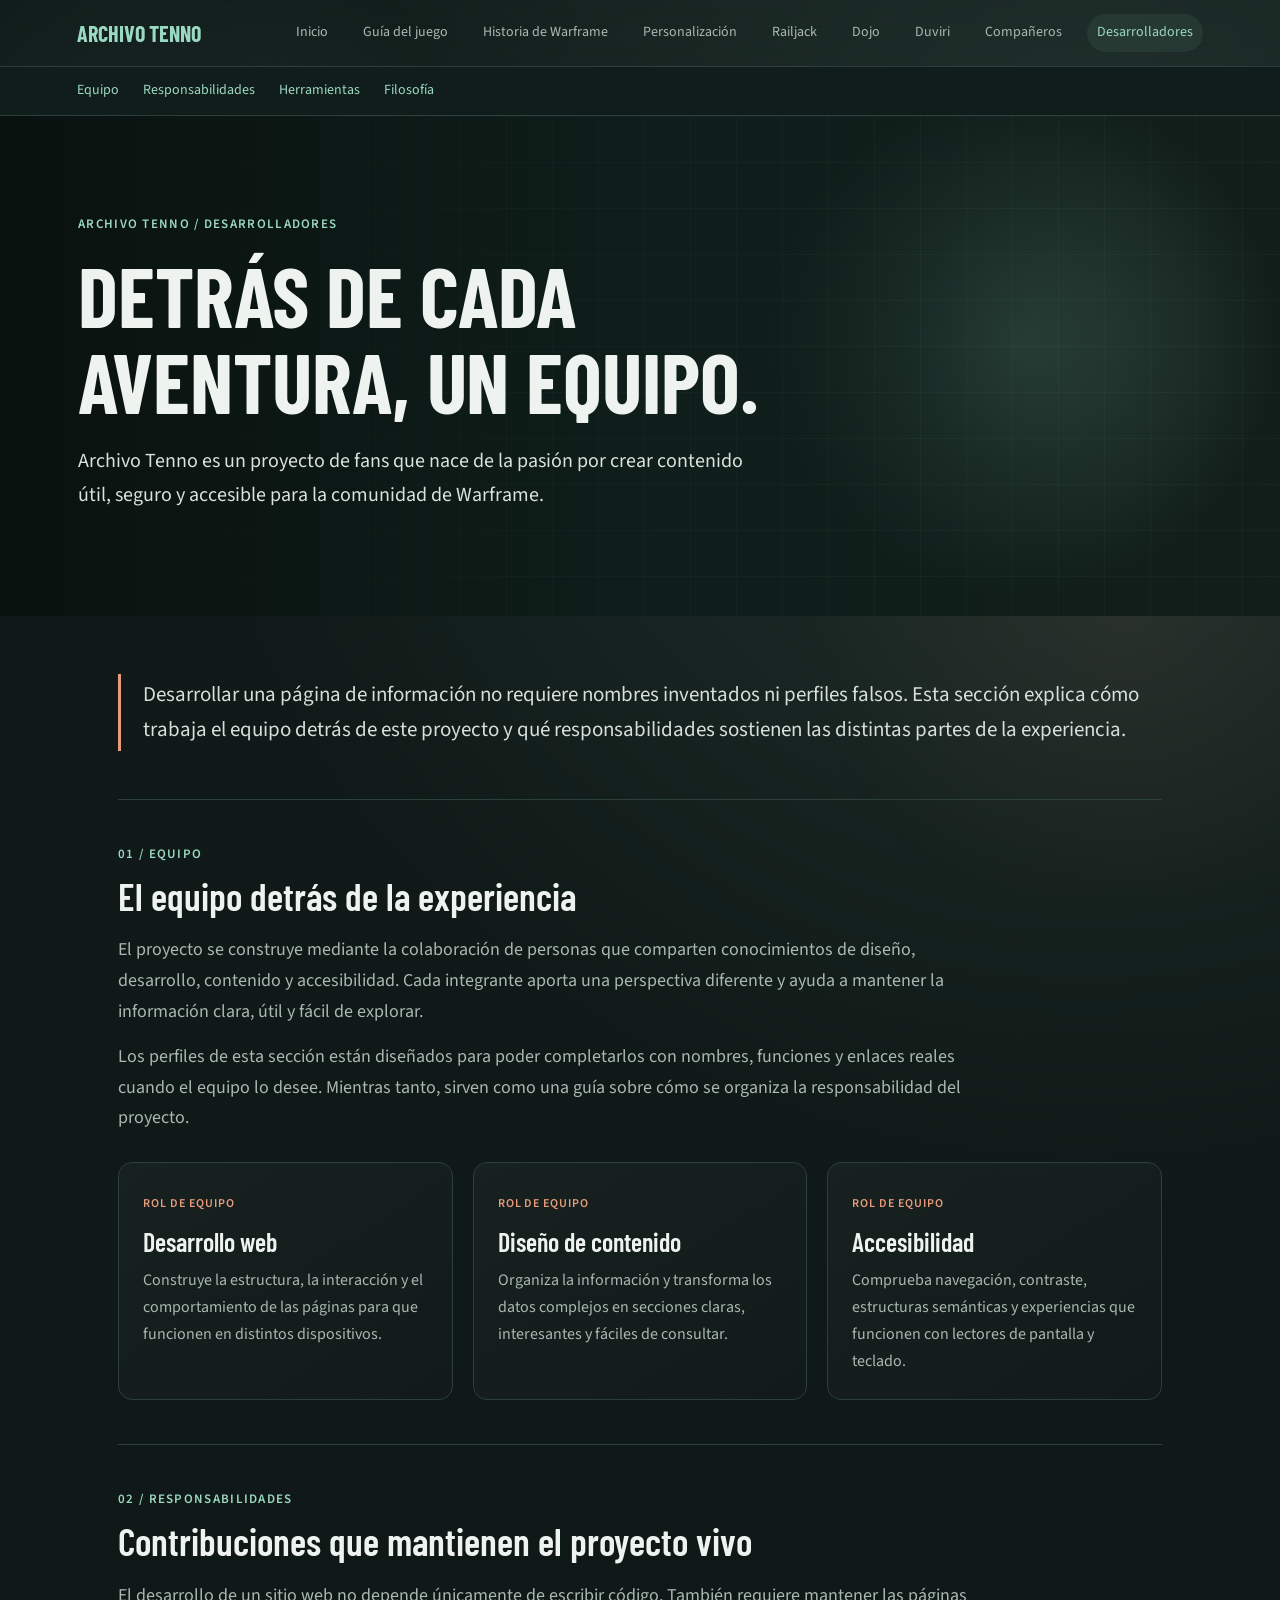
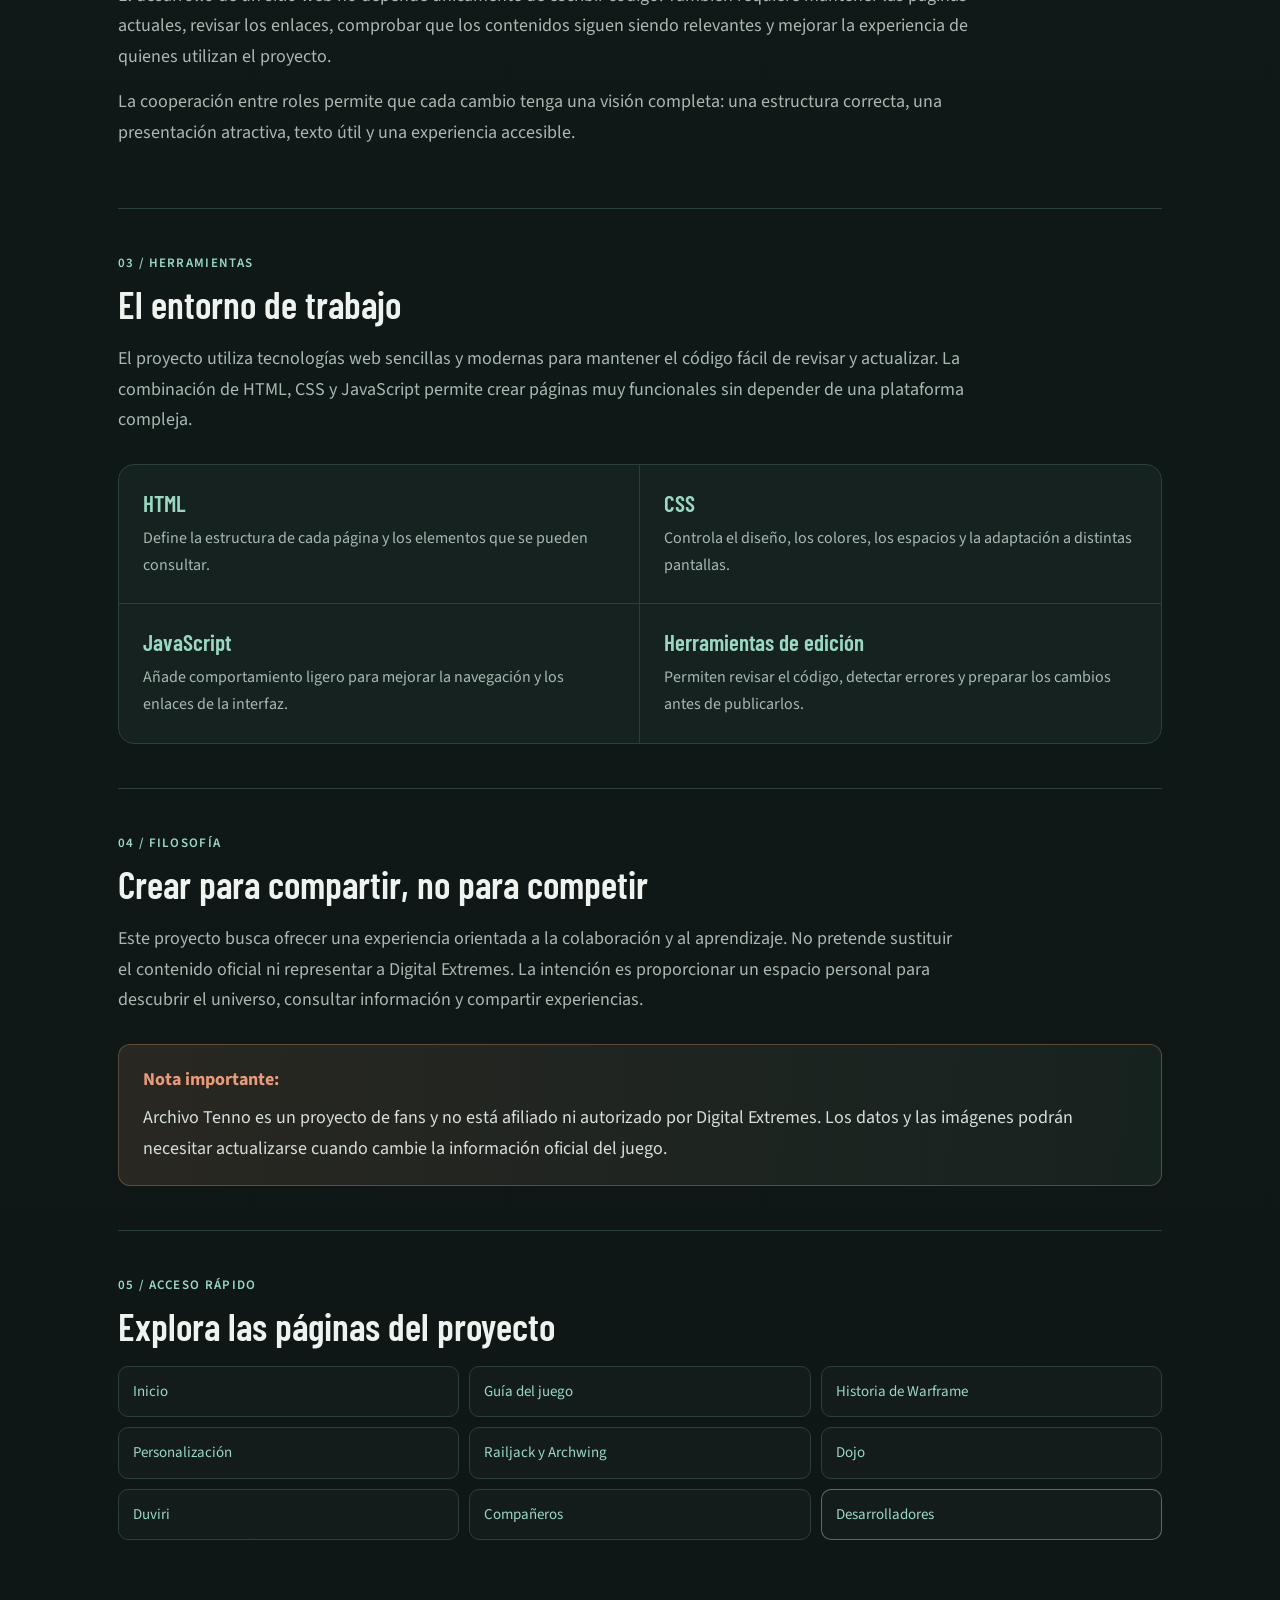
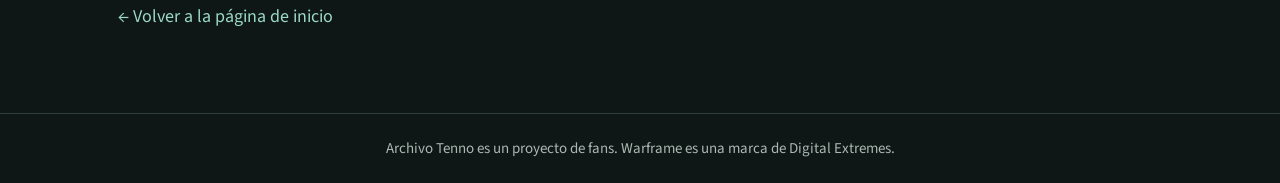
<file: developer.html>
<!DOCTYPE html>
<html lang="es">
<head>
	<meta charset="UTF-8">
	<meta name="viewport" content="width=device-width, initial-scale=1.0">
	<meta name="description" content="Conoce el equipo y la filosofía de desarrollo detrás de Archivo Tenno.">
	<title>Desarrolladores | Archivo Tenno</title>
	<link rel="stylesheet" href="developer.css">
	<link rel="stylesheet" href="details.css">
</head>
<body class="pagina-desarrolladores">
	<header class="barra-superior">
		<a class="marca-sitio" href="index.html">Archivo Tenno</a>
		<nav aria-label="Navegación entre páginas">
			<a href="index.html">Inicio</a>
			<a href="warframe.html">Guía del juego</a>
			<a href="historia.html">Historia de Warframe</a>
			<a href="hacer.html">Personalización</a>
			<a href="railjack.html">Railjack</a>
			<a href="dojo.html">Dojo</a>
			<a href="duviri.html">Duviri</a>
			<a href="mascotas.html">Compañeros</a>
			<a href="developer.html" aria-current="page">Desarrolladores</a>
		</nav>
	</header>

	<nav class="menu-secciones" aria-label="Secciones sobre desarrolladores">
		<a href="#equipo">Equipo</a>
		<a href="#responsabilidades">Responsabilidades</a>
		<a href="#herramientas">Herramientas</a>
		<a href="#filosofia">Filosofía</a>
	</nav>

	<section class="portada" aria-labelledby="titulo-desarrolladores">
		<div class="texto-portada">
			<span class="etiqueta-seccion">Archivo Tenno / Desarrolladores</span>
			<h1 id="titulo-desarrolladores">Detrás de cada aventura, un equipo.</h1>
		<p>Archivo Tenno es un proyecto de fans que nace de la pasión por crear contenido útil, seguro y accesible para la comunidad de Warframe.</p>
		</div>
	</section>

	<main>
		<p class="introduccion">Desarrollar una página de información no requiere nombres inventados ni perfiles falsos. Esta sección explica cómo trabaja el equipo detrás de este proyecto y qué responsabilidades sostienen las distintas partes de la experiencia.</p>

		<section id="equipo">
			<span class="etiqueta-seccion">01 / Equipo</span>
			<h2>El equipo detrás de la experiencia</h2>
			<p>El proyecto se construye mediante la colaboración de personas que comparten conocimientos de diseño, desarrollo, contenido y accesibilidad. Cada integrante aporta una perspectiva diferente y ayuda a mantener la información clara, útil y fácil de explorar.</p>
			<p>Los perfiles de esta sección están diseñados para poder completarlos con nombres, funciones y enlaces reales cuando el equipo lo desee. Mientras tanto, sirven como una guía sobre cómo se organiza la responsabilidad del proyecto.</p>

			<div class="equipo-grid">
				<article>
					<span>Rol de equipo</span>
					<h3>Desarrollo web</h3>
					<p>Construye la estructura, la interacción y el comportamiento de las páginas para que funcionen en distintos dispositivos.</p>
				</article>
				<article>
					<span>Rol de equipo</span>
					<h3>Diseño de contenido</h3>
					<p>Organiza la información y transforma los datos complejos en secciones claras, interesantes y fáciles de consultar.</p>
				</article>
				<article>
					<span>Rol de equipo</span>
					<h3>Accesibilidad</h3>
					<p>Comprueba navegación, contraste, estructuras semánticas y experiencias que funcionen con lectores de pantalla y teclado.</p>
				</article>
			</div>
		</section>

		<section id="responsabilidades">
			<span class="etiqueta-seccion">02 / Responsabilidades</span>
			<h2>Contribuciones que mantienen el proyecto vivo</h2>
			<p>El desarrollo de un sitio web no depende únicamente de escribir código. También requiere mantener las páginas actuales, revisar los enlaces, comprobar que los contenidos siguen siendo relevantes y mejorar la experiencia de quienes utilizan el proyecto.</p>
			<p>La cooperación entre roles permite que cada cambio tenga una visión completa: una estructura correcta, una presentación atractiva, texto útil y una experiencia accesible.</p>
		</section>

		<section id="herramientas">
			<span class="etiqueta-seccion">03 / Herramientas</span>
			<h2>El entorno de trabajo</h2>
			<p>El proyecto utiliza tecnologías web sencillas y modernas para mantener el código fácil de revisar y actualizar. La combinación de HTML, CSS y JavaScript permite crear páginas muy funcionales sin depender de una plataforma compleja.</p>
			<div class="herramientas">
				<article>
					<h3>HTML</h3>
					<p>Define la estructura de cada página y los elementos que se pueden consultar.</p>
				</article>
				<article>
					<h3>CSS</h3>
					<p>Controla el diseño, los colores, los espacios y la adaptación a distintas pantallas.</p>
				</article>
				<article>
					<h3>JavaScript</h3>
					<p>Añade comportamiento ligero para mejorar la navegación y los enlaces de la interfaz.</p>
				</article>
				<article>
					<h3>Herramientas de edición</h3>
					<p>Permiten revisar el código, detectar errores y preparar los cambios antes de publicarlos.</p>
				</article>
			</div>
		</section>

		<section id="filosofia">
			<span class="etiqueta-seccion">04 / Filosofía</span>
			<h2>Crear para compartir, no para competir</h2>
			<p>Este proyecto busca ofrecer una experiencia orientada a la colaboración y al aprendizaje. No pretende sustituir el contenido oficial ni representar a Digital Extremes. La intención es proporcionar un espacio personal para descubrir el universo, consultar información y compartir experiencias.</p>
			<div class="aviso">
				<strong>Nota importante:</strong>
				<p>Archivo Tenno es un proyecto de fans y no está afiliado ni autorizado por Digital Extremes. Los datos y las imágenes podrán necesitar actualizarse cuando cambie la información oficial del juego.</p>
			</div>
		</section>

		<section class="navegacion-rapida" aria-labelledby="titulo-navegacion-rapida">
			<span class="etiqueta-seccion">05 / Acceso rápido</span>
			<h2 id="titulo-navegacion-rapida">Explora las páginas del proyecto</h2>
			<div class="links-navegacion">
				<a href="index.html">Inicio</a>
				<a href="warframe.html">Guía del juego</a>
				<a href="historia.html">Historia de Warframe</a>
				<a href="hacer.html">Personalización</a>
				<a href="railjack.html">Railjack y Archwing</a>
				<a href="dojo.html">Dojo</a>
				<a href="duviri.html">Duviri</a>
				<a href="mascotas.html">Compañeros</a>
				<a class="pagina-actual" href="developer.html" aria-current="page">Desarrolladores</a>
			</div>
		</section>

		<a class="enlace-regreso" href="index.html">← Volver a la página de inicio</a>
	</main>

	<footer>Archivo Tenno es un proyecto de fans. Warframe es una marca de Digital Extremes.</footer>
</body>
</html>
</file>
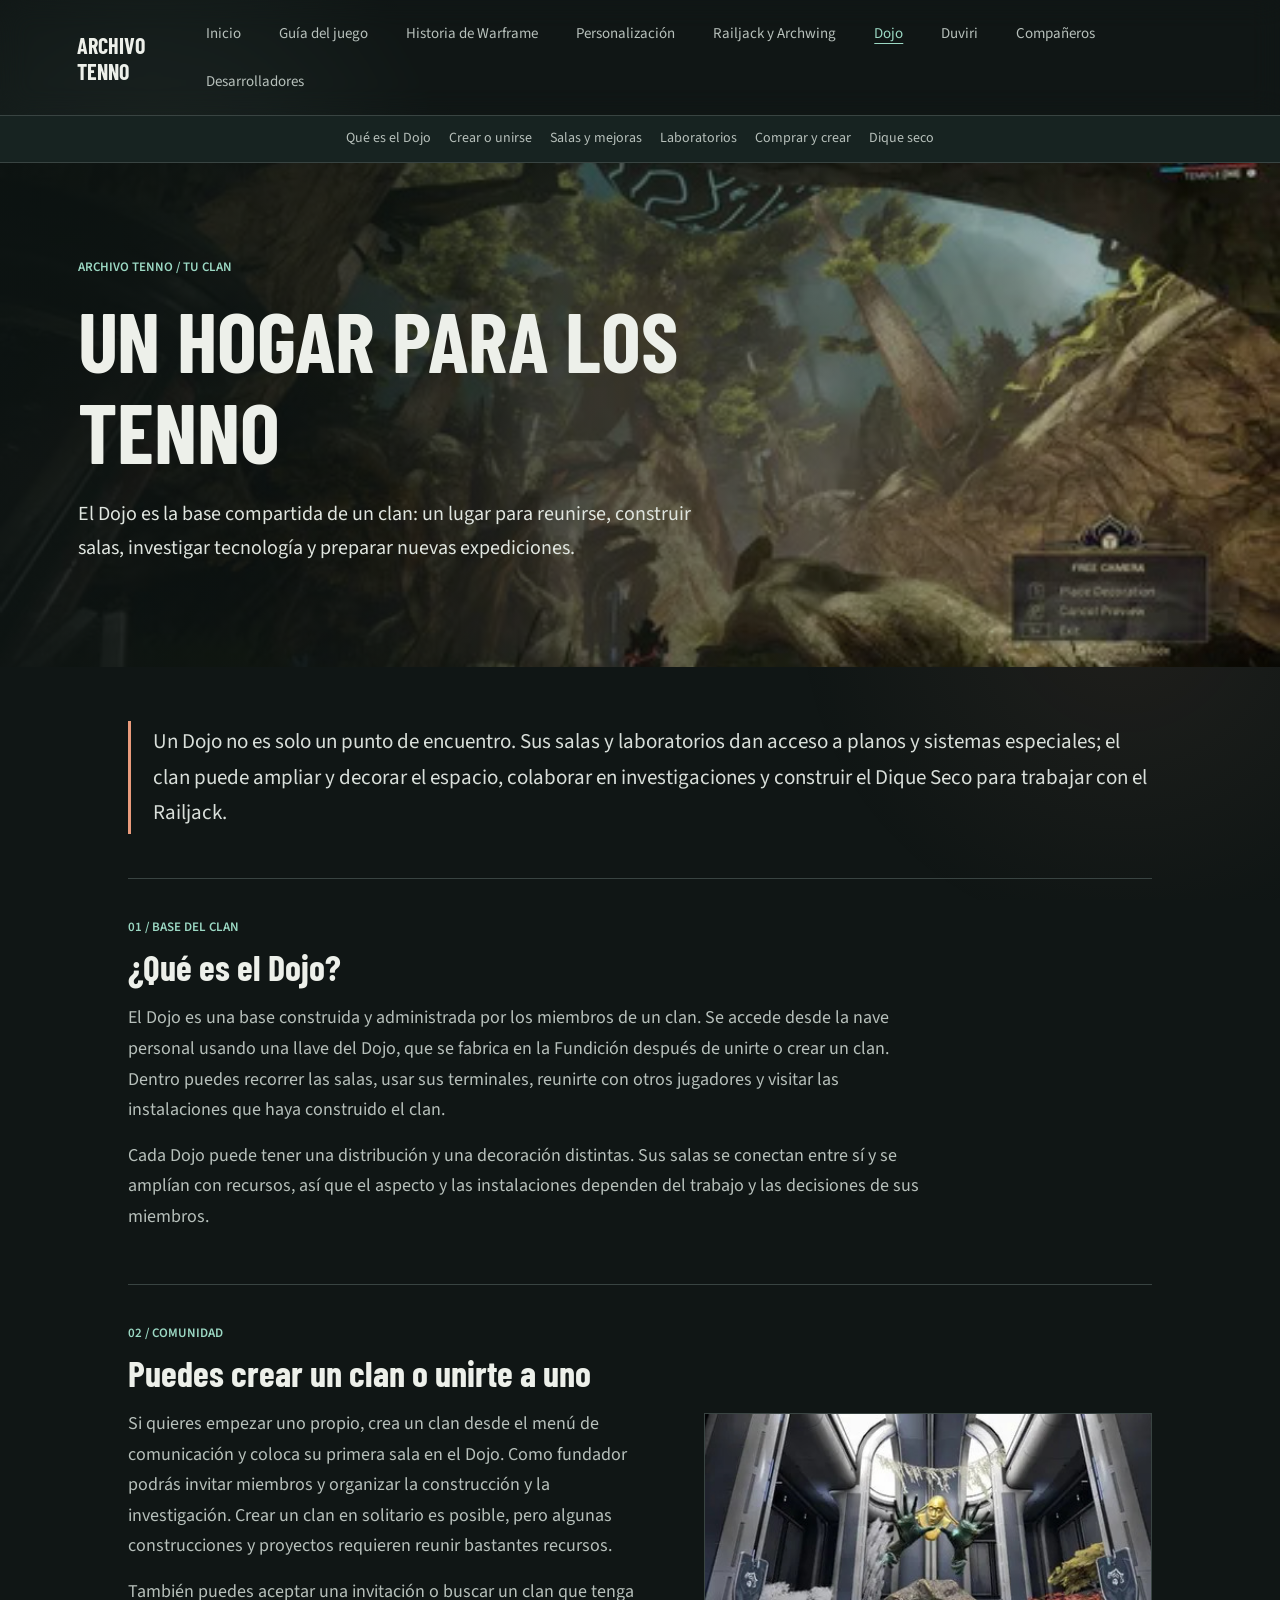
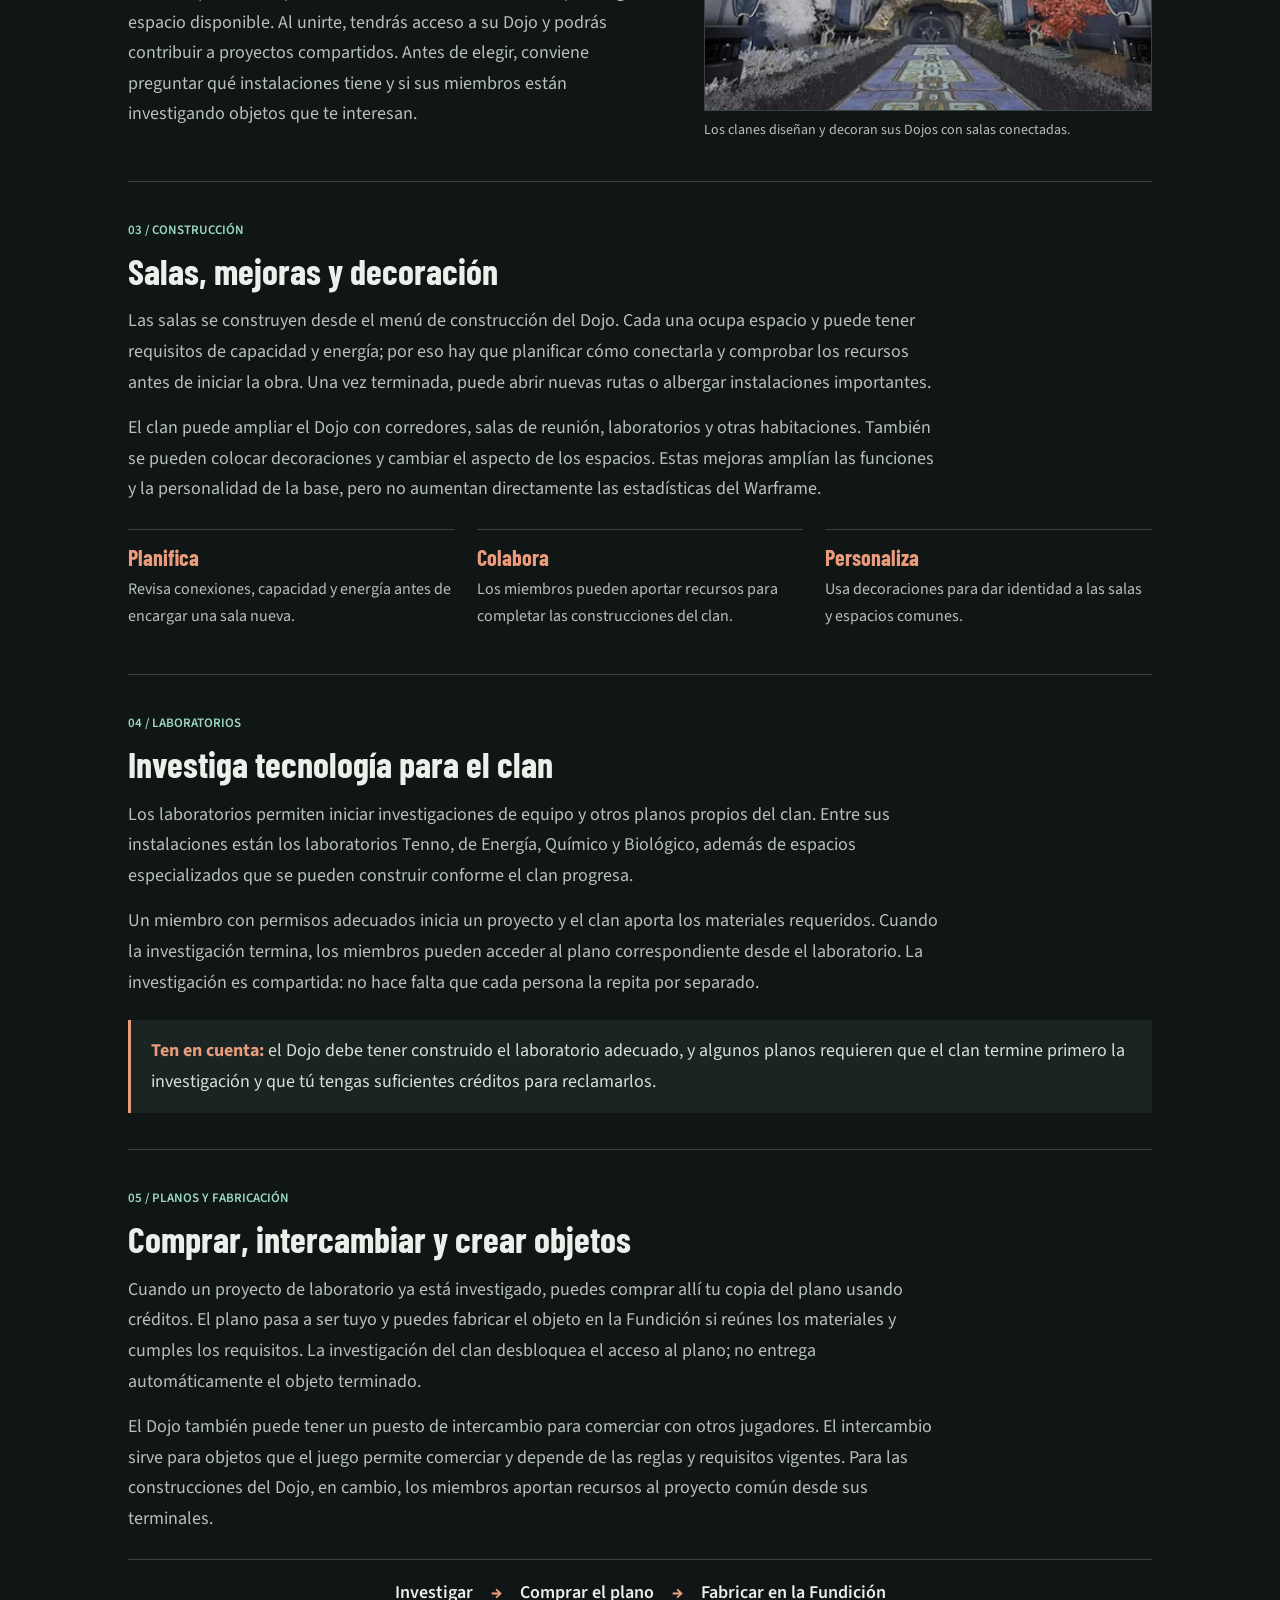
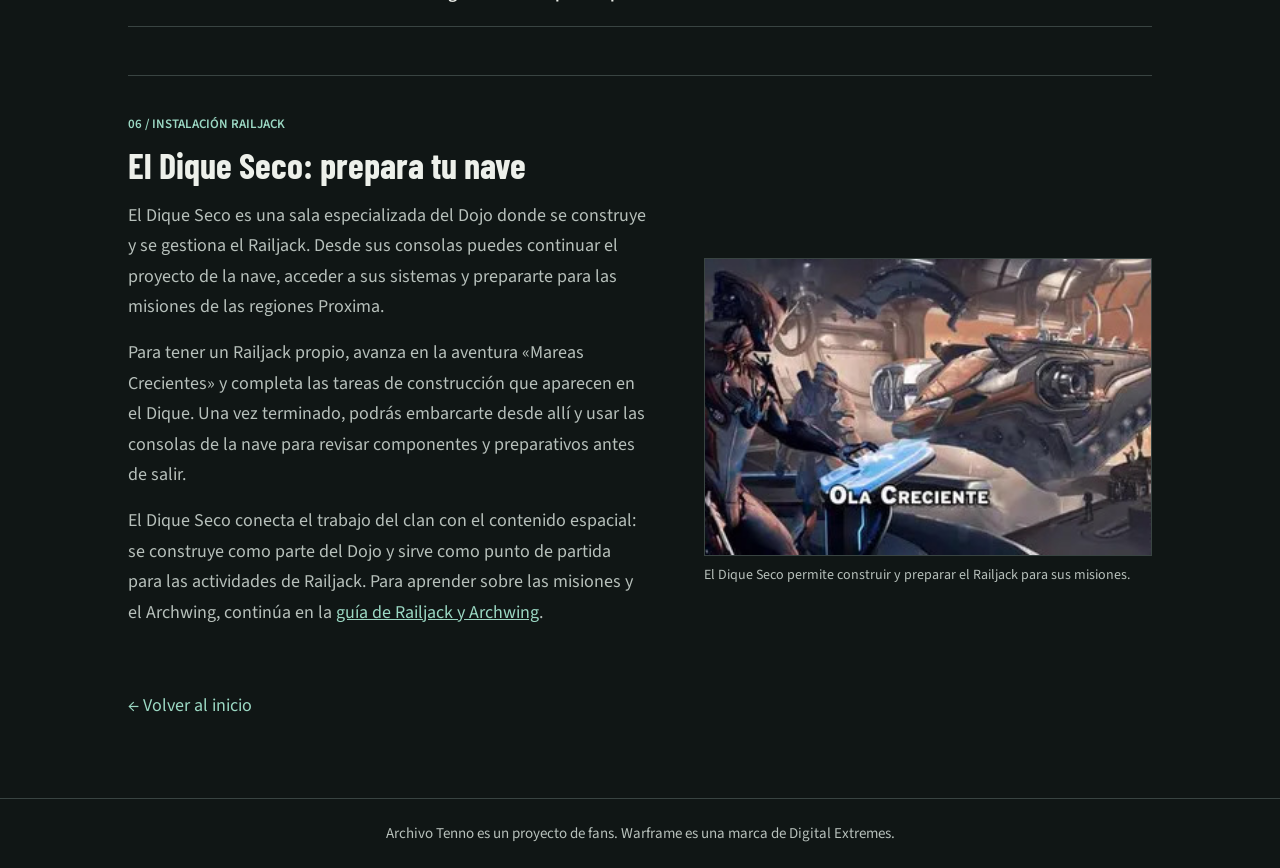
<file: dojo.html>
<!DOCTYPE html>
<html lang="es">
<head>
	<meta charset="UTF-8">
	<meta name="viewport" content="width=device-width, initial-scale=1.0">
	<meta name="description" content="Guía del Dojo de clan en Warframe: cómo unirte o crear uno, investigar, construir y usar el dique seco.">
	<title>El Dojo y el Dique Seco | Archivo Tenno</title>
	<link rel="stylesheet" href="style.css">
	<link rel="stylesheet" href="details.css">
</head>
<body class="pagina-dojo">
	<header class="barra-superior">
		<a class="marca-sitio" href="index.html">Archivo Tenno</a>
		<nav class="menu-paginas" aria-label="Navegación entre páginas">
			<a href="index.html">Inicio</a>
			<a href="warframe.html">Guía del juego</a>
			<a href="historia.html">Historia de Warframe</a>
			<a href="hacer.html">Personalización</a>
			<a href="railjack.html">Railjack y Archwing</a>
			<a href="dojo.html" aria-current="page">Dojo</a>
			<a href="duviri.html">Duviri</a>
			<a href="mascotas.html">Compañeros</a>
			<a href="developer.html">Desarrolladores</a>
		</nav>
	</header>
	<nav class="menu-secciones" aria-label="Secciones del Dojo">
		<a href="#que-es">Qué es el Dojo</a>
		<a href="#clan">Crear o unirse</a>
		<a href="#salas">Salas y mejoras</a>
		<a href="#investigar">Laboratorios</a>
		<a href="#comprar-crear">Comprar y crear</a>
		<a href="#dique-seco">Dique seco</a>
	</nav>

	<section class="portada-dojo" aria-labelledby="titulo-dojo">
		<img src="imagen/dojo1.jpg" alt="Jardín interior construido dentro de un Dojo de Warframe">
		<div class="texto-portada-dojo">
			<span class="etiqueta-seccion">Archivo Tenno / Tu clan</span>
			<h1 id="titulo-dojo">Un hogar para los Tenno</h1>
			<p>El Dojo es la base compartida de un clan: un lugar para reunirse, construir salas, investigar tecnología y preparar nuevas expediciones.</p>
		</div>
	</section>

	<main class="contenido-dojo">
		<p class="introduccion-dojo">Un Dojo no es solo un punto de encuentro. Sus salas y laboratorios dan acceso a planos y sistemas especiales; el clan puede ampliar y decorar el espacio, colaborar en investigaciones y construir el Dique Seco para trabajar con el Railjack.</p>

		<section id="que-es" class="seccion-dojo">
			<span class="etiqueta-seccion">01 / Base del clan</span>
			<h2>¿Qué es el Dojo?</h2>
			<p>El Dojo es una base construida y administrada por los miembros de un clan. Se accede desde la nave personal usando una llave del Dojo, que se fabrica en la Fundición después de unirte o crear un clan. Dentro puedes recorrer las salas, usar sus terminales, reunirte con otros jugadores y visitar las instalaciones que haya construido el clan.</p>
			<p>Cada Dojo puede tener una distribución y una decoración distintas. Sus salas se conectan entre sí y se amplían con recursos, así que el aspecto y las instalaciones dependen del trabajo y las decisiones de sus miembros.</p>
		</section>

		<section id="clan" class="seccion-dojo">
			<span class="etiqueta-seccion">02 / Comunidad</span>
			<h2>Puedes crear un clan o unirte a uno</h2>
			<div class="contenido-con-imagen-dojo">
				<div>
					<p>Si quieres empezar uno propio, crea un clan desde el menú de comunicación y coloca su primera sala en el Dojo. Como fundador podrás invitar miembros y organizar la construcción y la investigación. Crear un clan en solitario es posible, pero algunas construcciones y proyectos requieren reunir bastantes recursos.</p>
					<p>También puedes aceptar una invitación o buscar un clan que tenga espacio disponible. Al unirte, tendrás acceso a su Dojo y podrás contribuir a proyectos compartidos. Antes de elegir, conviene preguntar qué instalaciones tiene y si sus miembros están investigando objetos que te interesan.</p>
				</div>
				<figure>
					<img src="imagen/dojo2.jpg" alt="Sala interior decorada de un Dojo de clan">
					<figcaption>Los clanes diseñan y decoran sus Dojos con salas conectadas.</figcaption>
				</figure>
			</div>
		</section>

		<section id="salas" class="seccion-dojo">
			<span class="etiqueta-seccion">03 / Construcción</span>
			<h2>Salas, mejoras y decoración</h2>
			<p>Las salas se construyen desde el menú de construcción del Dojo. Cada una ocupa espacio y puede tener requisitos de capacidad y energía; por eso hay que planificar cómo conectarla y comprobar los recursos antes de iniciar la obra. Una vez terminada, puede abrir nuevas rutas o albergar instalaciones importantes.</p>
			<p>El clan puede ampliar el Dojo con corredores, salas de reunión, laboratorios y otras habitaciones. También se pueden colocar decoraciones y cambiar el aspecto de los espacios. Estas mejoras amplían las funciones y la personalidad de la base, pero no aumentan directamente las estadísticas del Warframe.</p>
			<div class="datos-dojo">
				<article><h3>Planifica</h3><p>Revisa conexiones, capacidad y energía antes de encargar una sala nueva.</p></article>
				<article><h3>Colabora</h3><p>Los miembros pueden aportar recursos para completar las construcciones del clan.</p></article>
				<article><h3>Personaliza</h3><p>Usa decoraciones para dar identidad a las salas y espacios comunes.</p></article>
			</div>
		</section>

		<section id="investigar" class="seccion-dojo">
			<span class="etiqueta-seccion">04 / Laboratorios</span>
			<h2>Investiga tecnología para el clan</h2>
			<p>Los laboratorios permiten iniciar investigaciones de equipo y otros planos propios del clan. Entre sus instalaciones están los laboratorios Tenno, de Energía, Químico y Biológico, además de espacios especializados que se pueden construir conforme el clan progresa.</p>
			<p>Un miembro con permisos adecuados inicia un proyecto y el clan aporta los materiales requeridos. Cuando la investigación termina, los miembros pueden acceder al plano correspondiente desde el laboratorio. La investigación es compartida: no hace falta que cada persona la repita por separado.</p>
			<div class="aviso-dojo"><strong>Ten en cuenta:</strong> el Dojo debe tener construido el laboratorio adecuado, y algunos planos requieren que el clan termine primero la investigación y que tú tengas suficientes créditos para reclamarlos.</div>
		</section>

		<section id="comprar-crear" class="seccion-dojo">
			<span class="etiqueta-seccion">05 / Planos y fabricación</span>
			<h2>Comprar, intercambiar y crear objetos</h2>
			<p>Cuando un proyecto de laboratorio ya está investigado, puedes comprar allí tu copia del plano usando créditos. El plano pasa a ser tuyo y puedes fabricar el objeto en la Fundición si reúnes los materiales y cumples los requisitos. La investigación del clan desbloquea el acceso al plano; no entrega automáticamente el objeto terminado.</p>
			<p>El Dojo también puede tener un puesto de intercambio para comerciar con otros jugadores. El intercambio sirve para objetos que el juego permite comerciar y depende de las reglas y requisitos vigentes. Para las construcciones del Dojo, en cambio, los miembros aportan recursos al proyecto común desde sus terminales.</p>
			<div class="flujo-dojo" aria-label="Pasos para obtener equipo del laboratorio">
				<span>Investigar</span><b aria-hidden="true">→</b><span>Comprar el plano</span><b aria-hidden="true">→</b><span>Fabricar en la Fundición</span>
			</div>
		</section>

		<section id="dique-seco" class="seccion-dojo seccion-dique-seco">
			<span class="etiqueta-seccion">06 / Instalación Railjack</span>
			<h2>El Dique Seco: prepara tu nave</h2>
			<div class="contenido-con-imagen-dojo imagen-dique-seco">
				<div>
					<p>El Dique Seco es una sala especializada del Dojo donde se construye y se gestiona el Railjack. Desde sus consolas puedes continuar el proyecto de la nave, acceder a sus sistemas y prepararte para las misiones de las regiones Proxima.</p>
					<p>Para tener un Railjack propio, avanza en la aventura «Mareas Crecientes» y completa las tareas de construcción que aparecen en el Dique. Una vez terminado, podrás embarcarte desde allí y usar las consolas de la nave para revisar componentes y preparativos antes de salir.</p>
					<p>El Dique Seco conecta el trabajo del clan con el contenido espacial: se construye como parte del Dojo y sirve como punto de partida para las actividades de Railjack. Para aprender sobre las misiones y el Archwing, continúa en la <a href="railjack.html">guía de Railjack y Archwing</a>.</p>
				</div>
				<figure>
					<img src="imagen/dique-seco.jpg" alt="Railjack dentro del Dique Seco del Dojo">
					<figcaption>El Dique Seco permite construir y preparar el Railjack para sus misiones.</figcaption>
				</figure>
			</div>
		</section>

		<a class="enlace-regreso-dojo" href="index.html">← Volver al inicio</a>
	</main>
	<footer>Archivo Tenno es un proyecto de fans. Warframe es una marca de Digital Extremes.</footer>
</body>
</html>
</file>
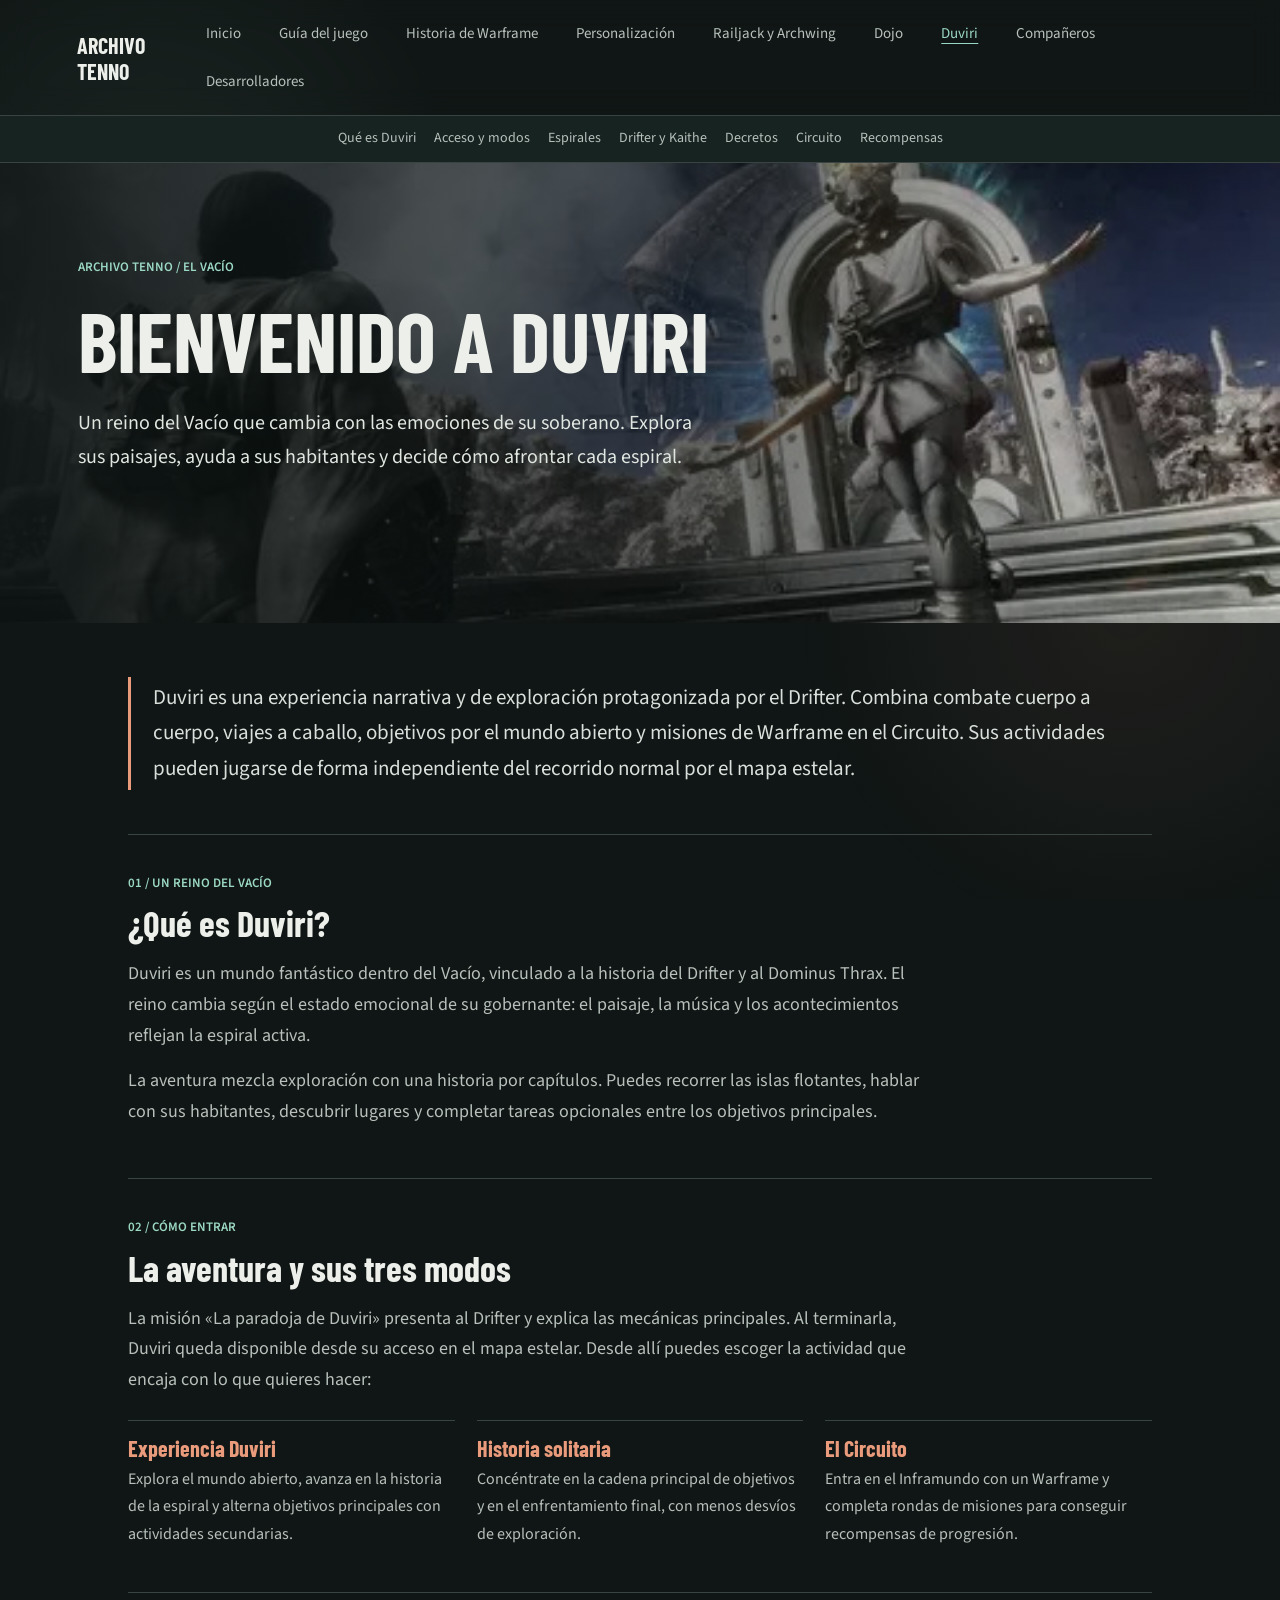
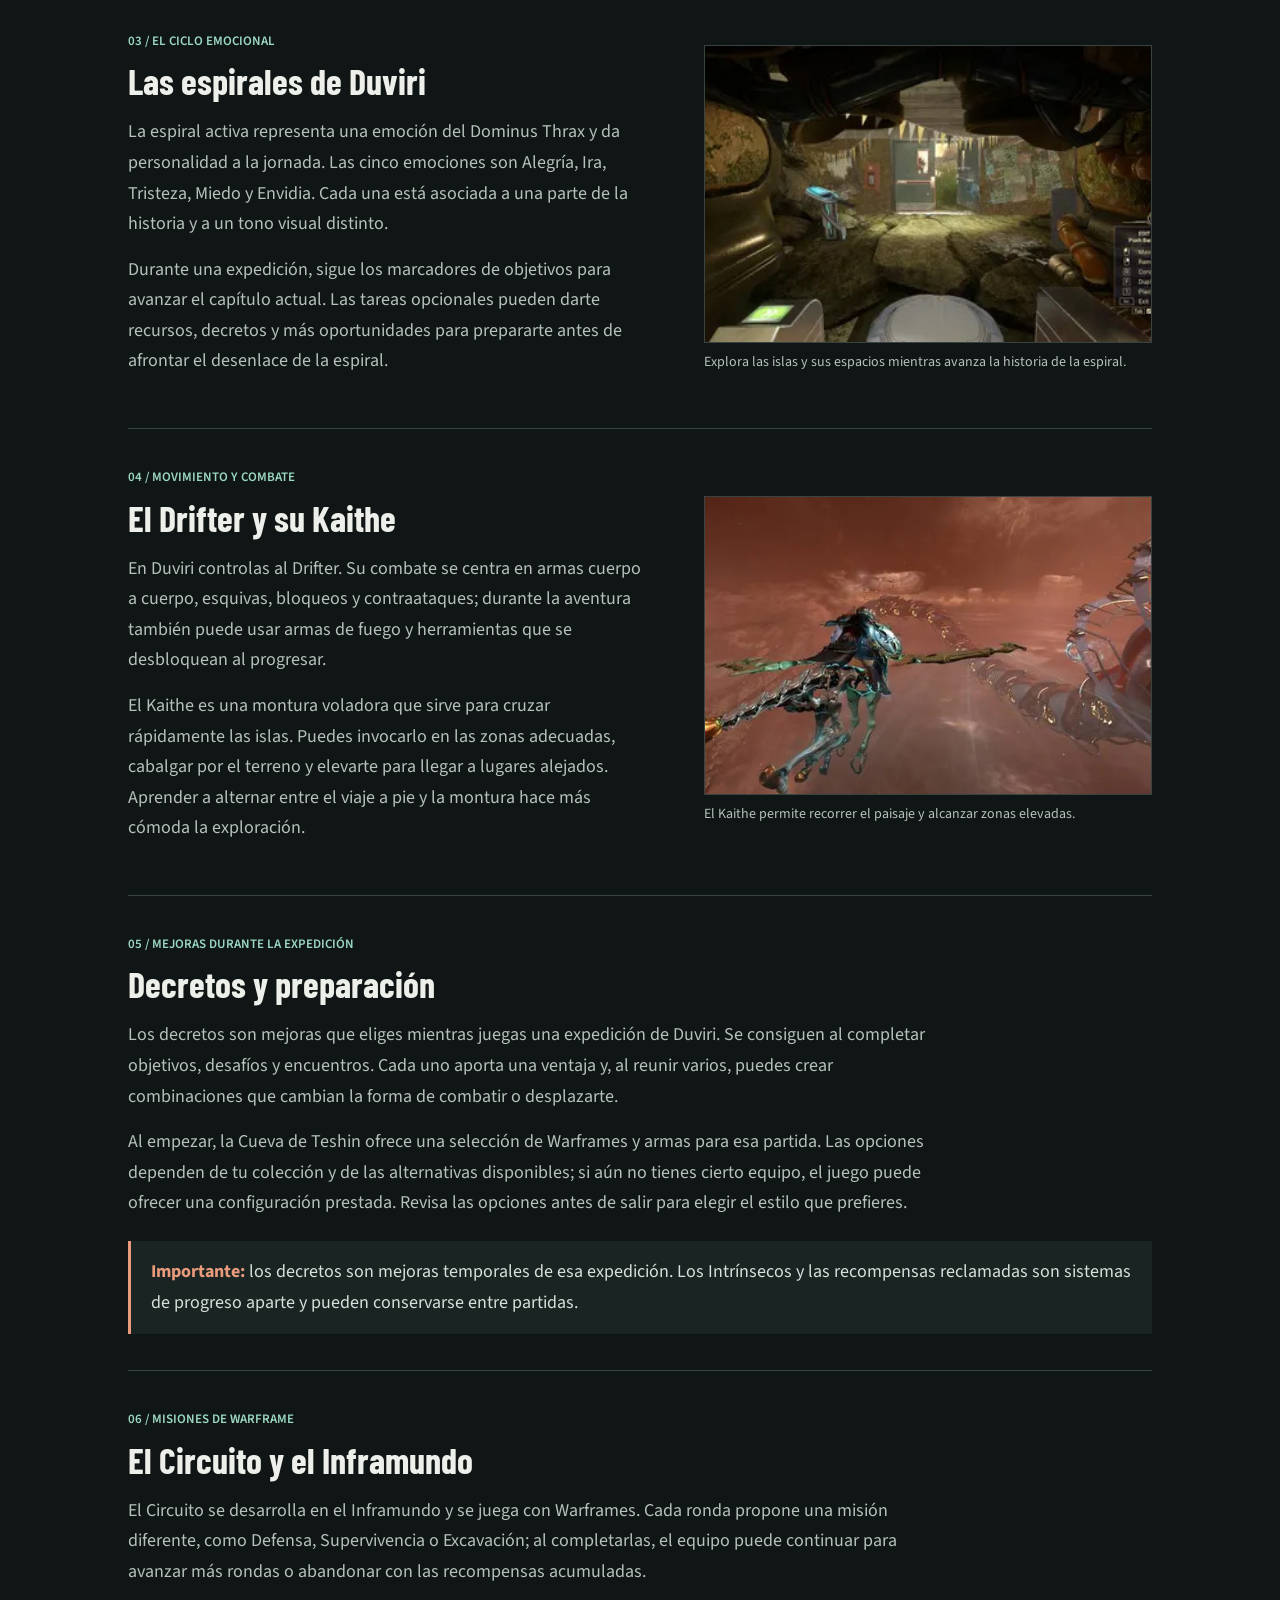
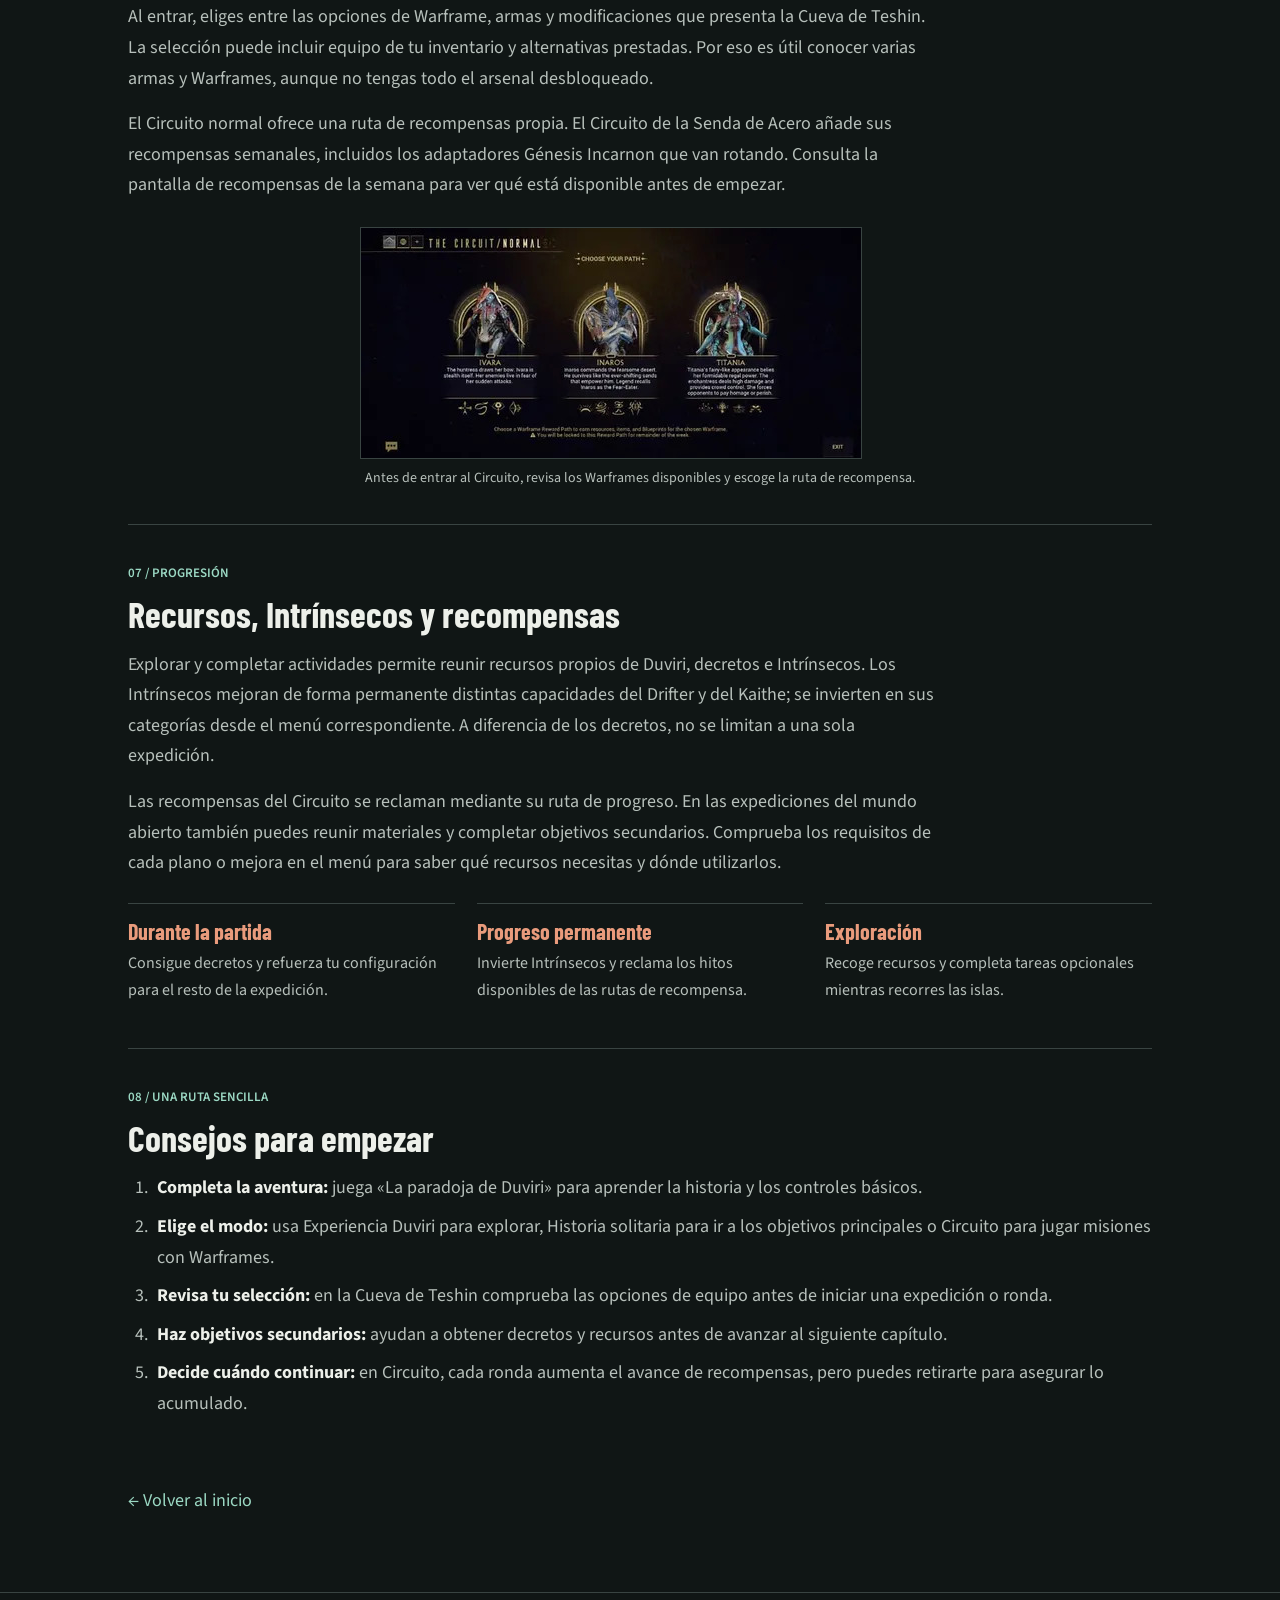
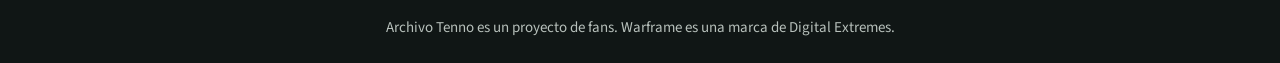
<file: duviri.html>
<!DOCTYPE html>
<html lang="es">
<head>
	<meta charset="UTF-8">
	<meta name="viewport" content="width=device-width, initial-scale=1.0">
	<meta name="description" content="Guía de Duviri en Warframe: la aventura, las espirales, el Drifter, el Kaithe, decretos y Circuito.">
	<title>Duviri | Archivo Tenno</title>
	<link rel="stylesheet" href="style.css">
	<link rel="stylesheet" href="details.css">
</head>
<body class="pagina-duviri">
	<header class="barra-superior">
		<a class="marca-sitio" href="index.html">Archivo Tenno</a>
		<nav class="menu-paginas" aria-label="Navegación entre páginas">
			<a href="index.html">Inicio</a>
			<a href="warframe.html">Guía del juego</a>
			<a href="historia.html">Historia de Warframe</a>
			<a href="hacer.html">Personalización</a>
			<a href="railjack.html">Railjack y Archwing</a>
			<a href="dojo.html">Dojo</a>
			<a href="duviri.html" aria-current="page">Duviri</a>
			<a href="mascotas.html">Compañeros</a>
			<a href="developer.html">Desarrolladores</a>
		</nav>
	</header>
	<nav class="menu-secciones" aria-label="Secciones de Duviri">
		<a href="#que-es">Qué es Duviri</a>
		<a href="#acceso">Acceso y modos</a>
		<a href="#espirales">Espirales</a>
		<a href="#drifter">Drifter y Kaithe</a>
		<a href="#decretos">Decretos</a>
		<a href="#circuito">Circuito</a>
		<a href="#recompensas">Recompensas</a>
	</nav>

	<section class="portada-duviri" aria-labelledby="titulo-duviri">
		<img src="imagen/duviri2.jpg" alt="El Drifter se enfrenta a un personaje en el mundo de Duviri">
		<div class="texto-portada-duviri">
			<span class="etiqueta-seccion">Archivo Tenno / El Vacío</span>
			<h1 id="titulo-duviri">Bienvenido a Duviri</h1>
			<p>Un reino del Vacío que cambia con las emociones de su soberano. Explora sus paisajes, ayuda a sus habitantes y decide cómo afrontar cada espiral.</p>
		</div>
	</section>

	<main class="contenido-duviri">
		<p class="introduccion-duviri">Duviri es una experiencia narrativa y de exploración protagonizada por el Drifter. Combina combate cuerpo a cuerpo, viajes a caballo, objetivos por el mundo abierto y misiones de Warframe en el Circuito. Sus actividades pueden jugarse de forma independiente del recorrido normal por el mapa estelar.</p>

		<section id="que-es" class="seccion-duviri">
			<span class="etiqueta-seccion">01 / Un reino del Vacío</span>
			<h2>¿Qué es Duviri?</h2>
			<p>Duviri es un mundo fantástico dentro del Vacío, vinculado a la historia del Drifter y al Dominus Thrax. El reino cambia según el estado emocional de su gobernante: el paisaje, la música y los acontecimientos reflejan la espiral activa.</p>
			<p>La aventura mezcla exploración con una historia por capítulos. Puedes recorrer las islas flotantes, hablar con sus habitantes, descubrir lugares y completar tareas opcionales entre los objetivos principales.</p>
		</section>

		<section id="acceso" class="seccion-duviri">
			<span class="etiqueta-seccion">02 / Cómo entrar</span>
			<h2>La aventura y sus tres modos</h2>
			<p>La misión «La paradoja de Duviri» presenta al Drifter y explica las mecánicas principales. Al terminarla, Duviri queda disponible desde su acceso en el mapa estelar. Desde allí puedes escoger la actividad que encaja con lo que quieres hacer:</p>
			<div class="modos-duviri">
				<article><h3>Experiencia Duviri</h3><p>Explora el mundo abierto, avanza en la historia de la espiral y alterna objetivos principales con actividades secundarias.</p></article>
				<article><h3>Historia solitaria</h3><p>Concéntrate en la cadena principal de objetivos y en el enfrentamiento final, con menos desvíos de exploración.</p></article>
				<article><h3>El Circuito</h3><p>Entra en el Inframundo con un Warframe y completa rondas de misiones para conseguir recompensas de progresión.</p></article>
			</div>
		</section>

		<section id="espirales" class="seccion-duviri seccion-duviri-imagen">
			<div>
				<span class="etiqueta-seccion">03 / El ciclo emocional</span>
				<h2>Las espirales de Duviri</h2>
				<p>La espiral activa representa una emoción del Dominus Thrax y da personalidad a la jornada. Las cinco emociones son Alegría, Ira, Tristeza, Miedo y Envidia. Cada una está asociada a una parte de la historia y a un tono visual distinto.</p>
				<p>Durante una expedición, sigue los marcadores de objetivos para avanzar el capítulo actual. Las tareas opcionales pueden darte recursos, decretos y más oportunidades para prepararte antes de afrontar el desenlace de la espiral.</p>
			</div>
			<figure>
				<img src="imagen/duviri.jpg" alt="Un espacio interior de Duviri con objetos y decoración del mundo">
				<figcaption>Explora las islas y sus espacios mientras avanza la historia de la espiral.</figcaption>
			</figure>
		</section>

		<section id="drifter" class="seccion-duviri seccion-duviri-imagen">
			<div>
				<span class="etiqueta-seccion">04 / Movimiento y combate</span>
				<h2>El Drifter y su Kaithe</h2>
				<p>En Duviri controlas al Drifter. Su combate se centra en armas cuerpo a cuerpo, esquivas, bloqueos y contraataques; durante la aventura también puede usar armas de fuego y herramientas que se desbloquean al progresar.</p>
				<p>El Kaithe es una montura voladora que sirve para cruzar rápidamente las islas. Puedes invocarlo en las zonas adecuadas, cabalgar por el terreno y elevarte para llegar a lugares alejados. Aprender a alternar entre el viaje a pie y la montura hace más cómoda la exploración.</p>
			</div>
			<figure>
				<img src="imagen/duviri3-mision.jpg" alt="El Drifter vuela sobre su Kaithe por el cielo de Duviri">
				<figcaption>El Kaithe permite recorrer el paisaje y alcanzar zonas elevadas.</figcaption>
			</figure>
		</section>

		<section id="decretos" class="seccion-duviri">
			<span class="etiqueta-seccion">05 / Mejoras durante la expedición</span>
			<h2>Decretos y preparación</h2>
			<p>Los decretos son mejoras que eliges mientras juegas una expedición de Duviri. Se consiguen al completar objetivos, desafíos y encuentros. Cada uno aporta una ventaja y, al reunir varios, puedes crear combinaciones que cambian la forma de combatir o desplazarte.</p>
			<p>Al empezar, la Cueva de Teshin ofrece una selección de Warframes y armas para esa partida. Las opciones dependen de tu colección y de las alternativas disponibles; si aún no tienes cierto equipo, el juego puede ofrecer una configuración prestada. Revisa las opciones antes de salir para elegir el estilo que prefieres.</p>
			<div class="aviso-duviri"><strong>Importante:</strong> los decretos son mejoras temporales de esa expedición. Los Intrínsecos y las recompensas reclamadas son sistemas de progreso aparte y pueden conservarse entre partidas.</div>
		</section>

		<section id="circuito" class="seccion-duviri">
			<span class="etiqueta-seccion">06 / Misiones de Warframe</span>
			<h2>El Circuito y el Inframundo</h2>
			<p>El Circuito se desarrolla en el Inframundo y se juega con Warframes. Cada ronda propone una misión diferente, como Defensa, Supervivencia o Excavación; al completarlas, el equipo puede continuar para avanzar más rondas o abandonar con las recompensas acumuladas.</p>
			<p>Al entrar, eliges entre las opciones de Warframe, armas y modificaciones que presenta la Cueva de Teshin. La selección puede incluir equipo de tu inventario y alternativas prestadas. Por eso es útil conocer varias armas y Warframes, aunque no tengas todo el arsenal desbloqueado.</p>
			<p>El Circuito normal ofrece una ruta de recompensas propia. El Circuito de la Senda de Acero añade sus recompensas semanales, incluidos los adaptadores Génesis Incarnon que van rotando. Consulta la pantalla de recompensas de la semana para ver qué está disponible antes de empezar.</p>
			<figure class="figura-circuito">
				<img src="imagen/el-circuito.jpg" alt="Pantalla de selección de Warframes para el Circuito normal">
				<figcaption>Antes de entrar al Circuito, revisa los Warframes disponibles y escoge la ruta de recompensa.</figcaption>
			</figure>
		</section>

		<section id="recompensas" class="seccion-duviri">
			<span class="etiqueta-seccion">07 / Progresión</span>
			<h2>Recursos, Intrínsecos y recompensas</h2>
			<p>Explorar y completar actividades permite reunir recursos propios de Duviri, decretos e Intrínsecos. Los Intrínsecos mejoran de forma permanente distintas capacidades del Drifter y del Kaithe; se invierten en sus categorías desde el menú correspondiente. A diferencia de los decretos, no se limitan a una sola expedición.</p>
			<p>Las recompensas del Circuito se reclaman mediante su ruta de progreso. En las expediciones del mundo abierto también puedes reunir materiales y completar objetivos secundarios. Comprueba los requisitos de cada plano o mejora en el menú para saber qué recursos necesitas y dónde utilizarlos.</p>
			<div class="datos-duviri">
				<article><h3>Durante la partida</h3><p>Consigue decretos y refuerza tu configuración para el resto de la expedición.</p></article>
				<article><h3>Progreso permanente</h3><p>Invierte Intrínsecos y reclama los hitos disponibles de las rutas de recompensa.</p></article>
				<article><h3>Exploración</h3><p>Recoge recursos y completa tareas opcionales mientras recorres las islas.</p></article>
			</div>
		</section>

		<section id="primeros-pasos" class="seccion-duviri">
			<span class="etiqueta-seccion">08 / Una ruta sencilla</span>
			<h2>Consejos para empezar</h2>
			<ol class="pasos-duviri">
				<li><strong>Completa la aventura:</strong> juega «La paradoja de Duviri» para aprender la historia y los controles básicos.</li>
				<li><strong>Elige el modo:</strong> usa Experiencia Duviri para explorar, Historia solitaria para ir a los objetivos principales o Circuito para jugar misiones con Warframes.</li>
				<li><strong>Revisa tu selección:</strong> en la Cueva de Teshin comprueba las opciones de equipo antes de iniciar una expedición o ronda.</li>
				<li><strong>Haz objetivos secundarios:</strong> ayudan a obtener decretos y recursos antes de avanzar al siguiente capítulo.</li>
				<li><strong>Decide cuándo continuar:</strong> en Circuito, cada ronda aumenta el avance de recompensas, pero puedes retirarte para asegurar lo acumulado.</li>
			</ol>
		</section>

		<a class="enlace-regreso-duviri" href="index.html">← Volver al inicio</a>
	</main>
	<footer>Archivo Tenno es un proyecto de fans. Warframe es una marca de Digital Extremes.</footer>
</body>
</html>
</file>
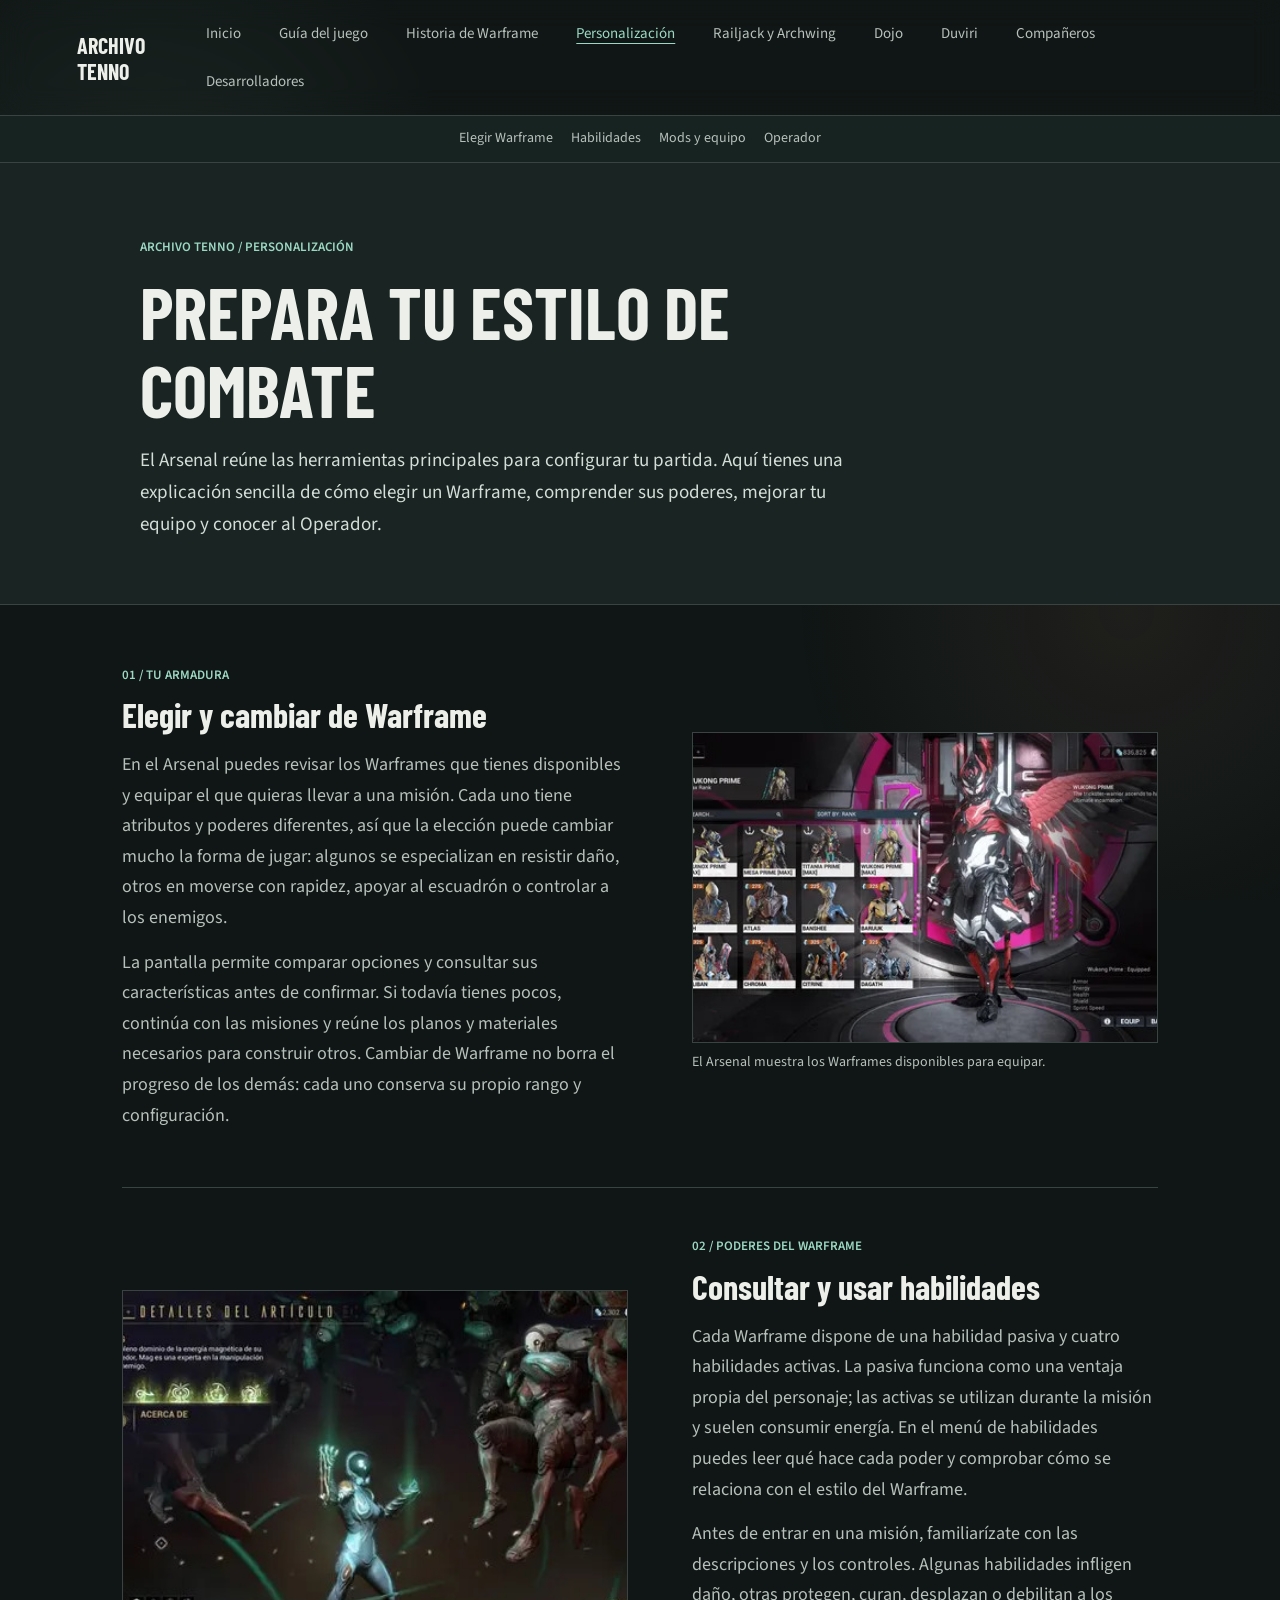
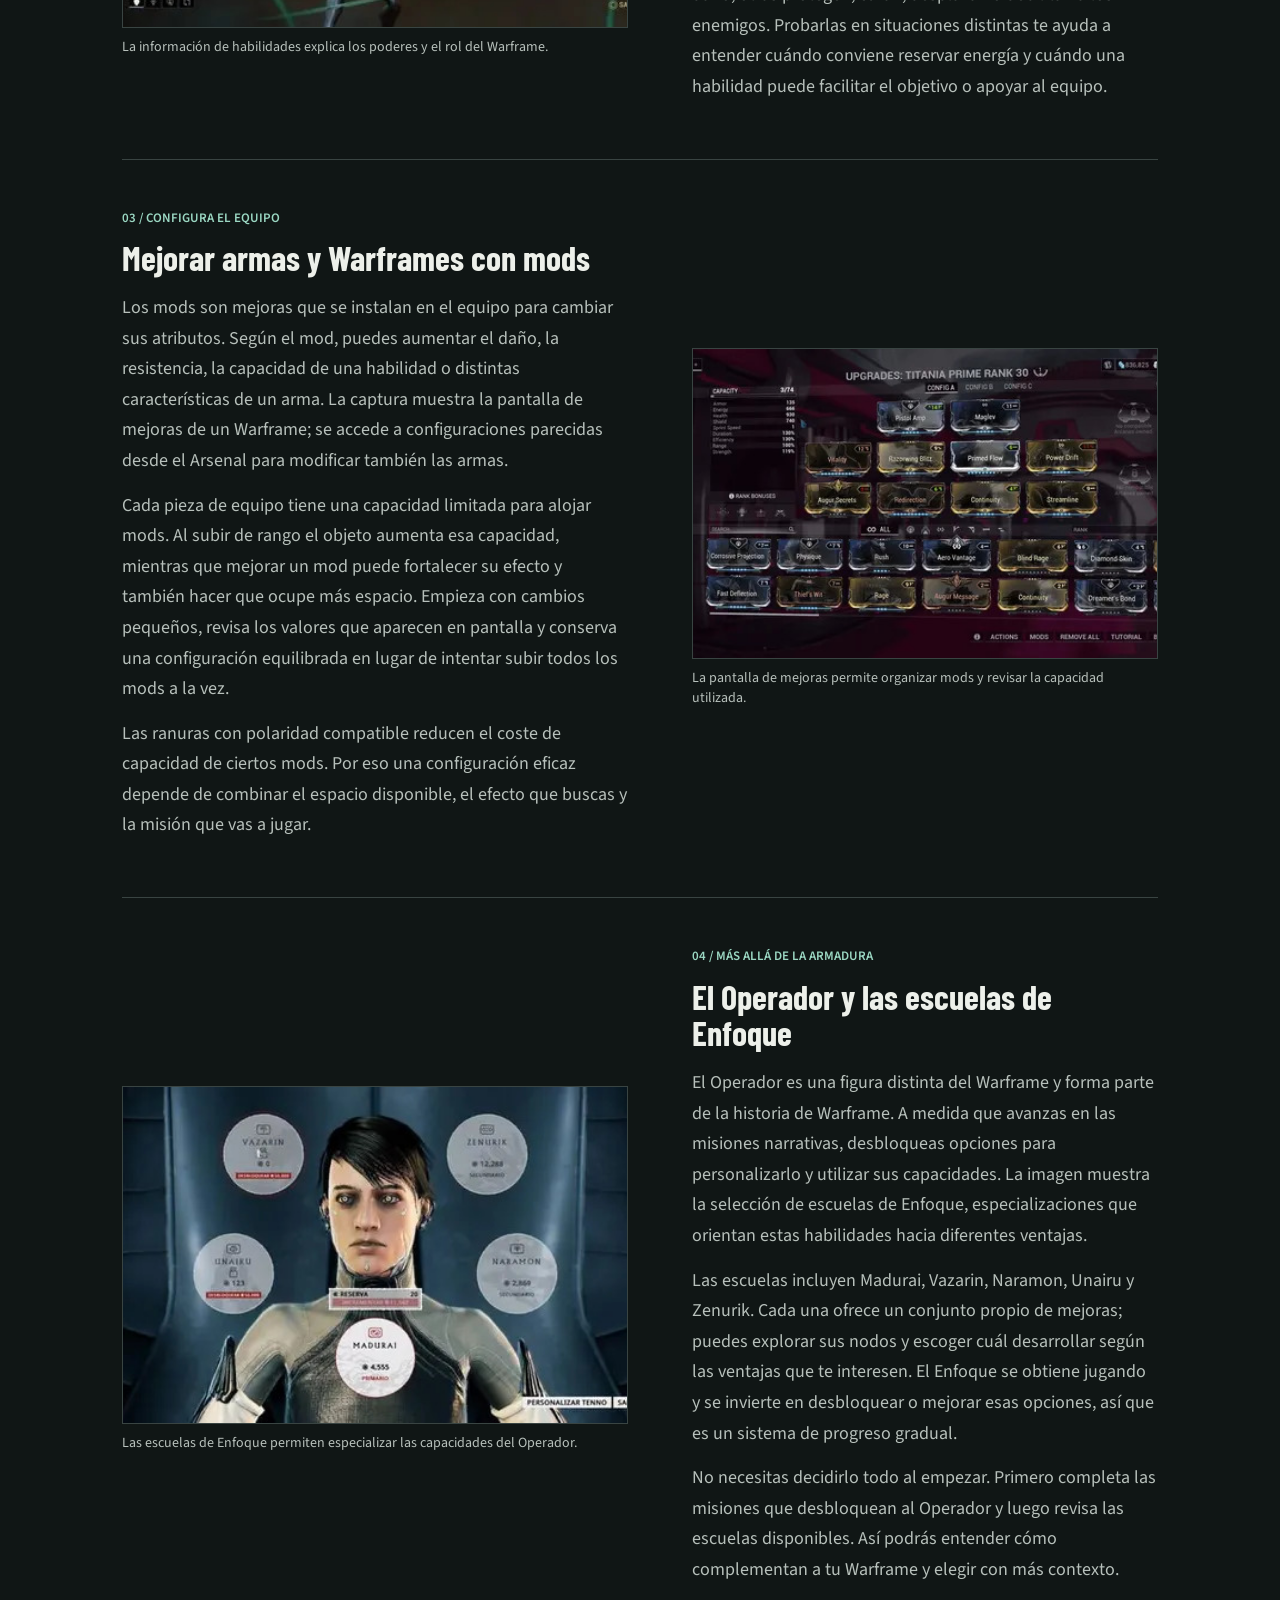
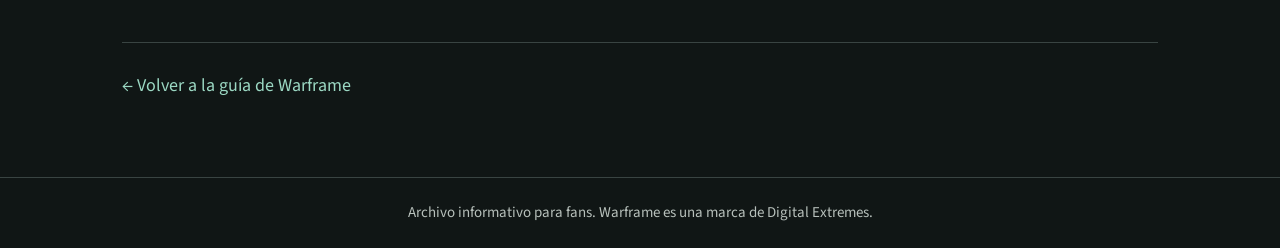
<file: hacer.html>
<!DOCTYPE html>
<html lang="es">
<head>
	<meta charset="UTF-8">
	<meta name="viewport" content="width=device-width, initial-scale=1.0">
	<meta name="description" content="Aprende a elegir un Warframe, entender sus habilidades, configurar mods y conocer al Operador en Warframe.">
	<title>Personaliza tu Tenno | Archivo Tenno</title>
	<link rel="stylesheet" href="style.css">
	<link rel="stylesheet" href="details.css">
</head>
<body class="pagina-personalizacion">
	<header class="barra-superior">
		<a class="marca-sitio" href="index.html">Archivo Tenno</a>
		<nav class="menu-paginas" aria-label="Navegación entre páginas">
			<a href="index.html">Inicio</a>
			<a href="warframe.html">Guía del juego</a>
			<a href="historia.html">Historia de Warframe</a>
			<a href="hacer.html" aria-current="page">Personalización</a>
			<a href="railjack.html">Railjack y Archwing</a>
			<a href="dojo.html">Dojo</a>
			<a href="duviri.html">Duviri</a>
			<a href="mascotas.html">Compañeros</a>
			<a href="developer.html">Desarrolladores</a>
		</nav>
	</header>
	<nav class="menu-secciones" aria-label="Secciones de personalización">
			<a href="#elegir-warframe">Elegir Warframe</a>
			<a href="#habilidades">Habilidades</a>
			<a href="#mods">Mods y equipo</a>
			<a href="#operador">Operador</a>
		</nav>

	<header class="encabezado-personalizacion">
		<span class="etiqueta-seccion">Archivo Tenno / Personalización</span>
		<h1>Prepara tu estilo de combate</h1>
		<p>El Arsenal reúne las herramientas principales para configurar tu partida. Aquí tienes una explicación sencilla de cómo elegir un Warframe, comprender sus poderes, mejorar tu equipo y conocer al Operador.</p>
	</header>

	<main class="contenido-personalizacion">
		<section class="apartado-personalizacion" id="elegir-warframe" aria-labelledby="titulo-elegir">
			<div class="texto-apartado">
				<span class="etiqueta-seccion">01 / Tu armadura</span>
				<h2 id="titulo-elegir">Elegir y cambiar de Warframe</h2>
				<p>En el Arsenal puedes revisar los Warframes que tienes disponibles y equipar el que quieras llevar a una misión. Cada uno tiene atributos y poderes diferentes, así que la elección puede cambiar mucho la forma de jugar: algunos se especializan en resistir daño, otros en moverse con rapidez, apoyar al escuadrón o controlar a los enemigos.</p>
				<p>La pantalla permite comparar opciones y consultar sus características antes de confirmar. Si todavía tienes pocos, continúa con las misiones y reúne los planos y materiales necesarios para construir otros. Cambiar de Warframe no borra el progreso de los demás: cada uno conserva su propio rango y configuración.</p>
			</div>
			<figure class="figura-apartado">
				<img src="imagen/cambiar-personaje.jpg" alt="Pantalla del Arsenal para seleccionar un Warframe">
				<figcaption>El Arsenal muestra los Warframes disponibles para equipar.</figcaption>
			</figure>
		</section>

		<section class="apartado-personalizacion" id="habilidades" aria-labelledby="titulo-habilidades">
			<div class="texto-apartado">
				<span class="etiqueta-seccion">02 / Poderes del Warframe</span>
				<h2 id="titulo-habilidades">Consultar y usar habilidades</h2>
				<p>Cada Warframe dispone de una habilidad pasiva y cuatro habilidades activas. La pasiva funciona como una ventaja propia del personaje; las activas se utilizan durante la misión y suelen consumir energía. En el menú de habilidades puedes leer qué hace cada poder y comprobar cómo se relaciona con el estilo del Warframe.</p>
				<p>Antes de entrar en una misión, familiarízate con las descripciones y los controles. Algunas habilidades infligen daño, otras protegen, curan, desplazan o debilitan a los enemigos. Probarlas en situaciones distintas te ayuda a entender cuándo conviene reservar energía y cuándo una habilidad puede facilitar el objetivo o apoyar al equipo.</p>
			</div>
			<figure class="figura-apartado">
				<img src="imagen/habilidades-warframe.jpg" alt="Pantalla de información de habilidades de un Warframe">
				<figcaption>La información de habilidades explica los poderes y el rol del Warframe.</figcaption>
			</figure>
		</section>

		<section class="apartado-personalizacion" id="mods" aria-labelledby="titulo-mods">
			<div class="texto-apartado">
				<span class="etiqueta-seccion">03 / Configura el equipo</span>
				<h2 id="titulo-mods">Mejorar armas y Warframes con mods</h2>
				<p>Los mods son mejoras que se instalan en el equipo para cambiar sus atributos. Según el mod, puedes aumentar el daño, la resistencia, la capacidad de una habilidad o distintas características de un arma. La captura muestra la pantalla de mejoras de un Warframe; se accede a configuraciones parecidas desde el Arsenal para modificar también las armas.</p>
				<p>Cada pieza de equipo tiene una capacidad limitada para alojar mods. Al subir de rango el objeto aumenta esa capacidad, mientras que mejorar un mod puede fortalecer su efecto y también hacer que ocupe más espacio. Empieza con cambios pequeños, revisa los valores que aparecen en pantalla y conserva una configuración equilibrada en lugar de intentar subir todos los mods a la vez.</p>
				<p>Las ranuras con polaridad compatible reducen el coste de capacidad de ciertos mods. Por eso una configuración eficaz depende de combinar el espacio disponible, el efecto que buscas y la misión que vas a jugar.</p>
			</div>
			<figure class="figura-apartado">
				<img src="imagen/modificar-armas.jpg" alt="Pantalla de mejoras con mods instalados en un Warframe">
				<figcaption>La pantalla de mejoras permite organizar mods y revisar la capacidad utilizada.</figcaption>
			</figure>
		</section>

		<section class="apartado-personalizacion" id="operador" aria-labelledby="titulo-operador">
			<div class="texto-apartado">
				<span class="etiqueta-seccion">04 / Más allá de la armadura</span>
				<h2 id="titulo-operador">El Operador y las escuelas de Enfoque</h2>
				<p>El Operador es una figura distinta del Warframe y forma parte de la historia de Warframe. A medida que avanzas en las misiones narrativas, desbloqueas opciones para personalizarlo y utilizar sus capacidades. La imagen muestra la selección de escuelas de Enfoque, especializaciones que orientan estas habilidades hacia diferentes ventajas.</p>
				<p>Las escuelas incluyen Madurai, Vazarin, Naramon, Unairu y Zenurik. Cada una ofrece un conjunto propio de mejoras; puedes explorar sus nodos y escoger cuál desarrollar según las ventajas que te interesen. El Enfoque se obtiene jugando y se invierte en desbloquear o mejorar esas opciones, así que es un sistema de progreso gradual.</p>
				<p>No necesitas decidirlo todo al empezar. Primero completa las misiones que desbloquean al Operador y luego revisa las escuelas disponibles. Así podrás entender cómo complementan a tu Warframe y elegir con más contexto.</p>
			</div>
			<figure class="figura-apartado">
				<img src="imagen/operador-eleccion.jpg" alt="Pantalla de elección de escuela de Enfoque del Operador">
				<figcaption>Las escuelas de Enfoque permiten especializar las capacidades del Operador.</figcaption>
			</figure>
		</section>

		<a class="enlace-regreso" href="warframe.html">← Volver a la guía de Warframe</a>
	</main>

	<footer>Archivo informativo para fans. Warframe es una marca de Digital Extremes.</footer>
</body>
</html>
</file>
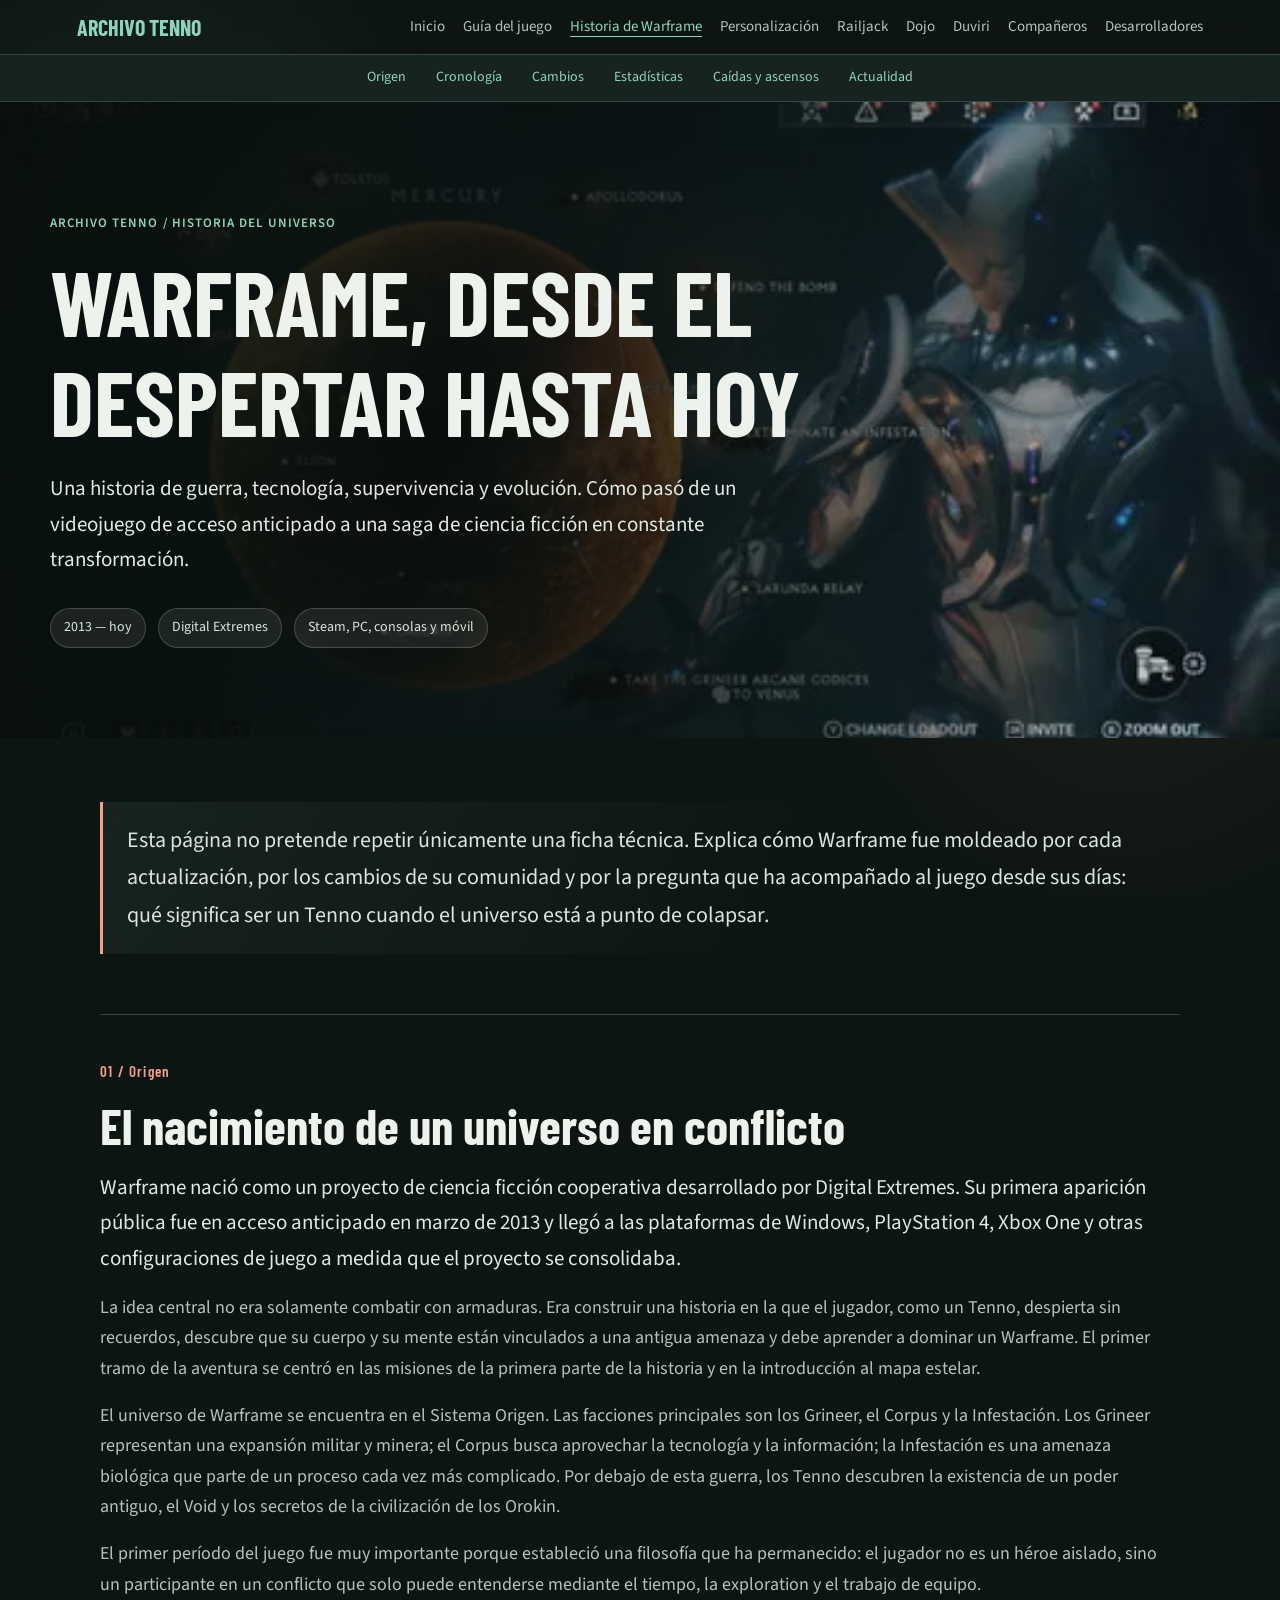
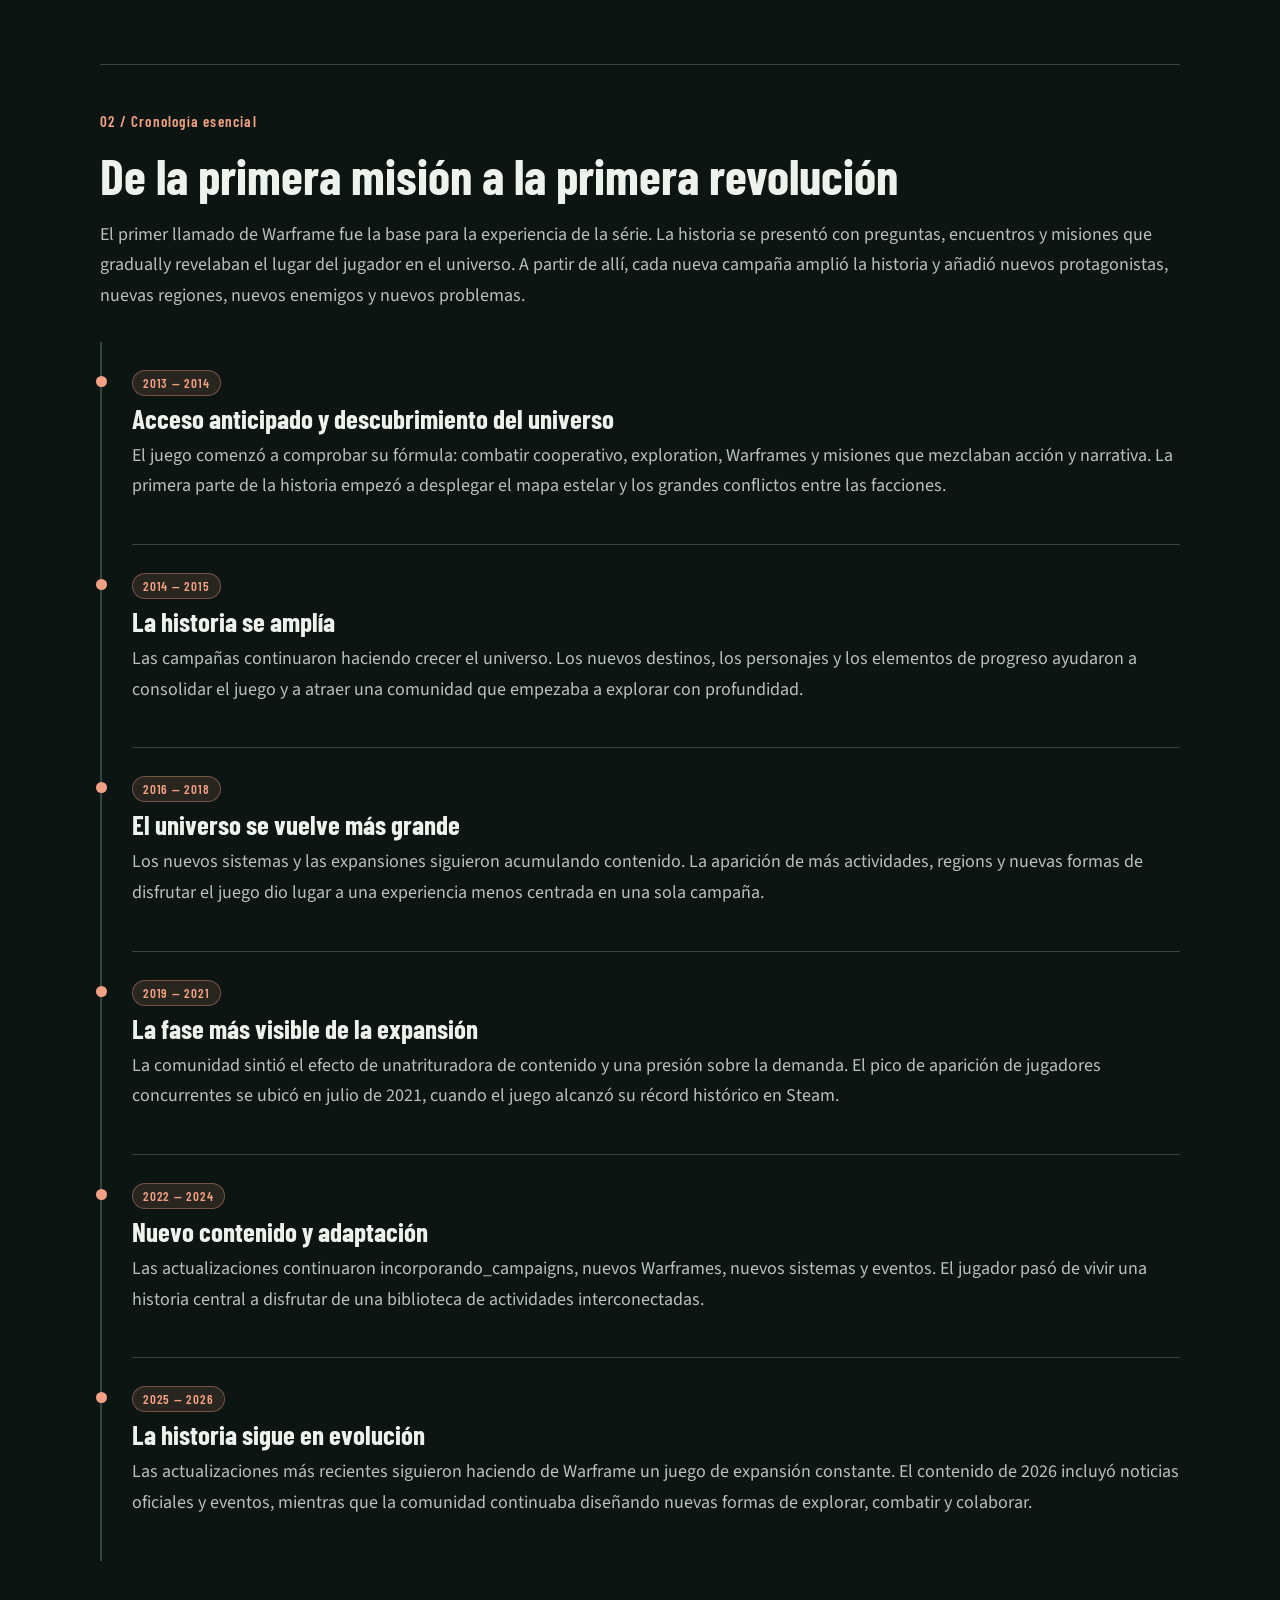
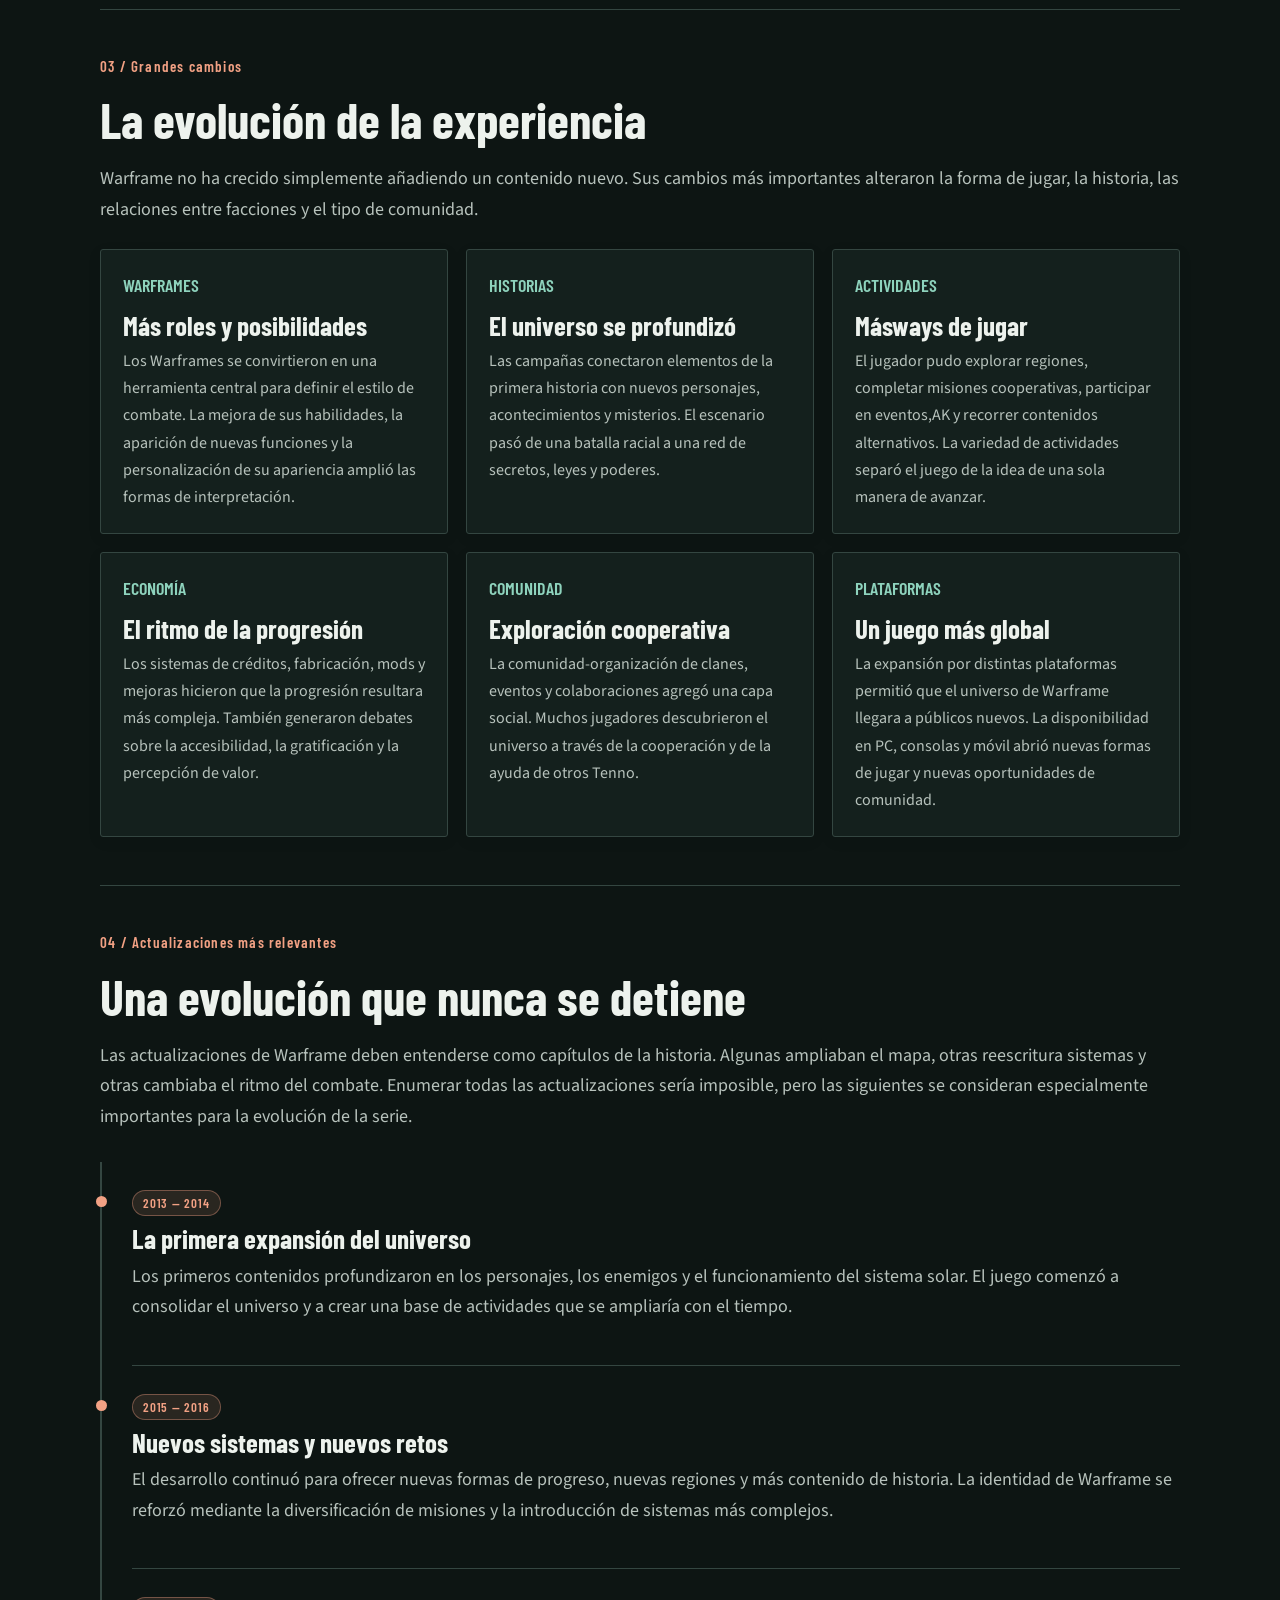
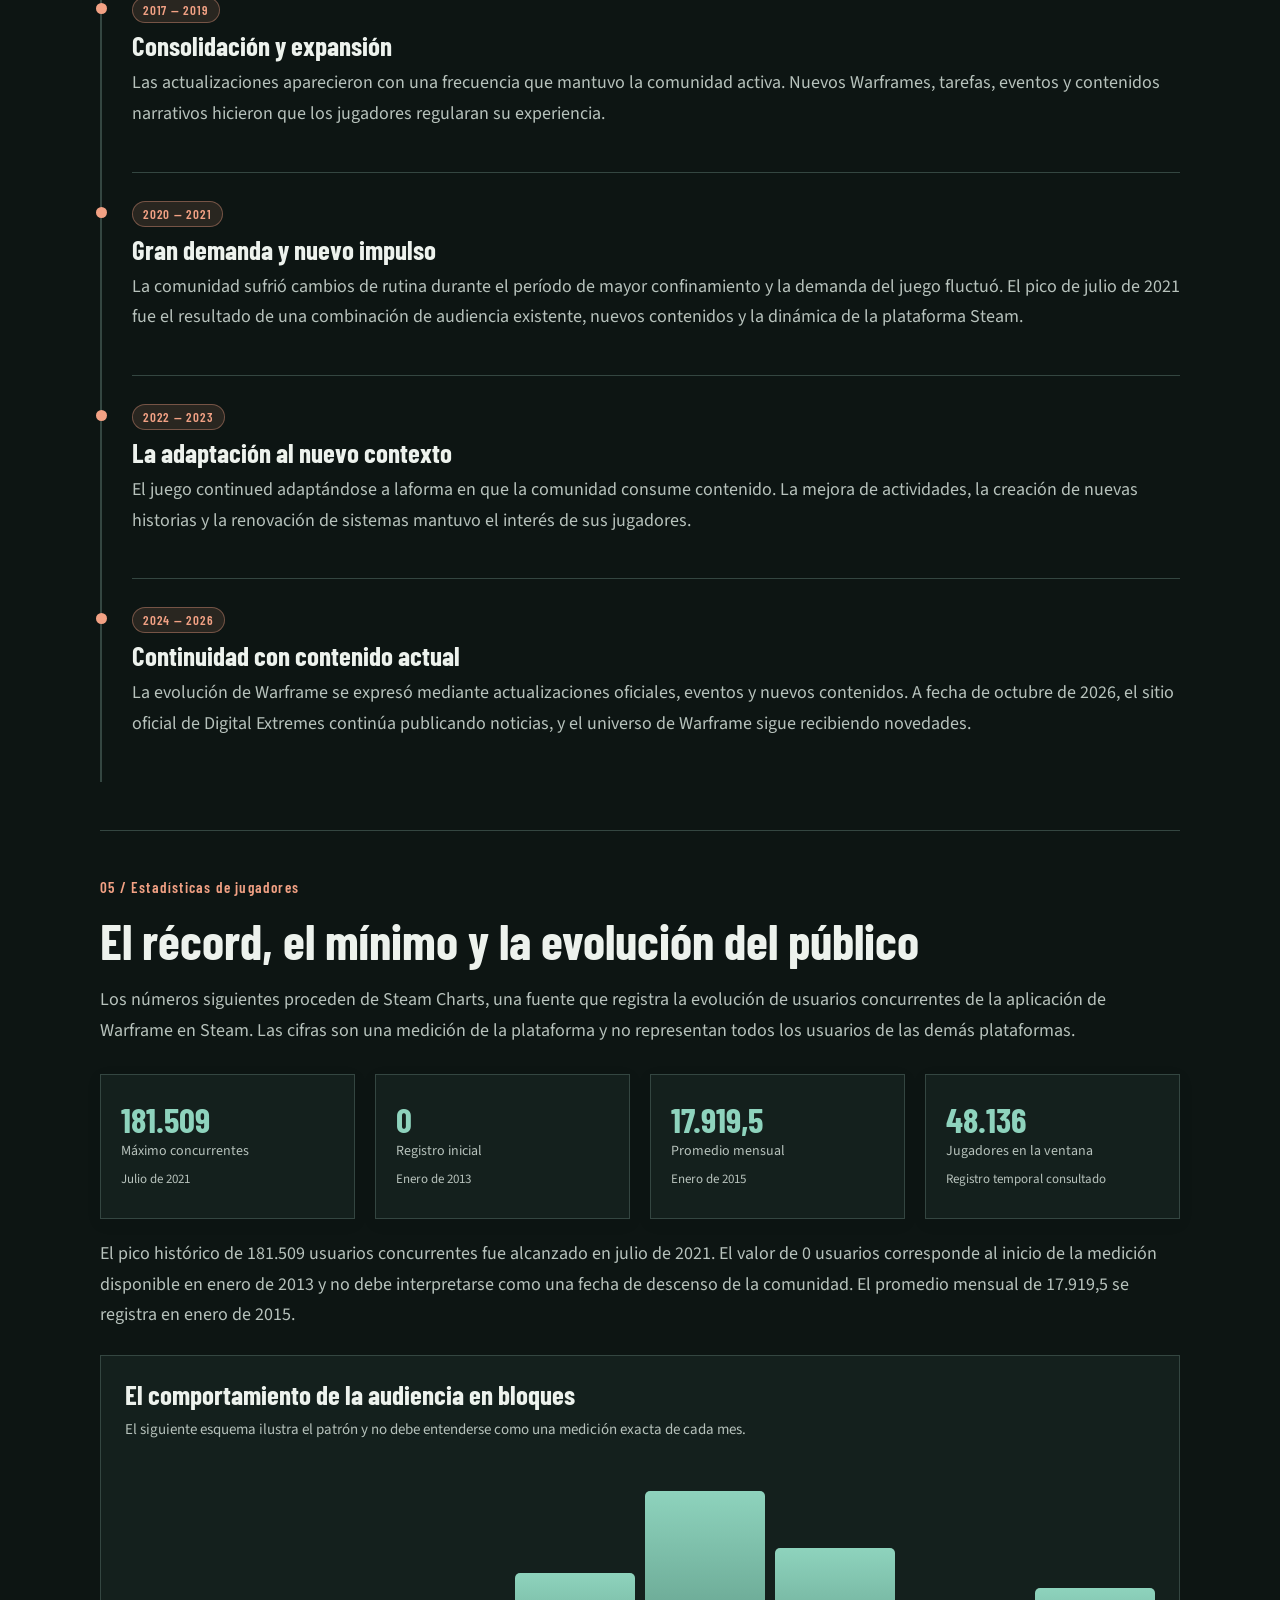
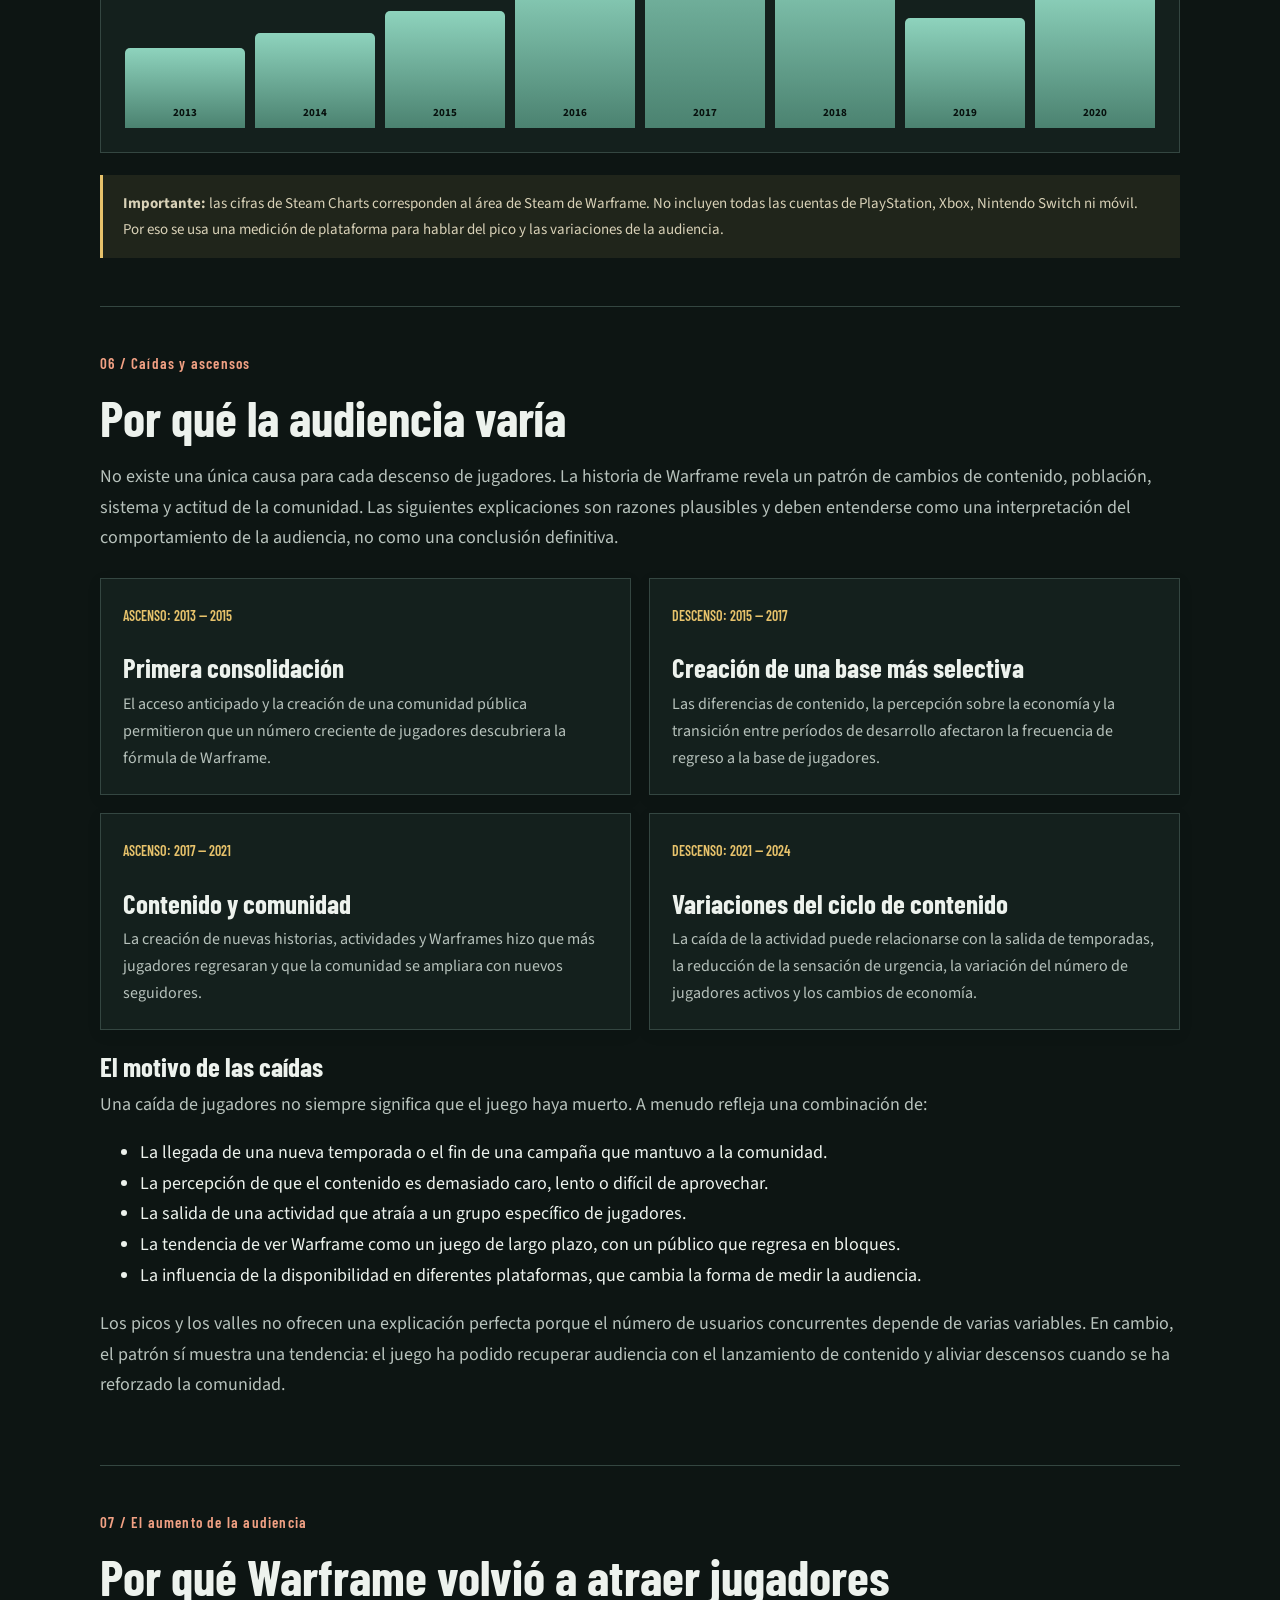
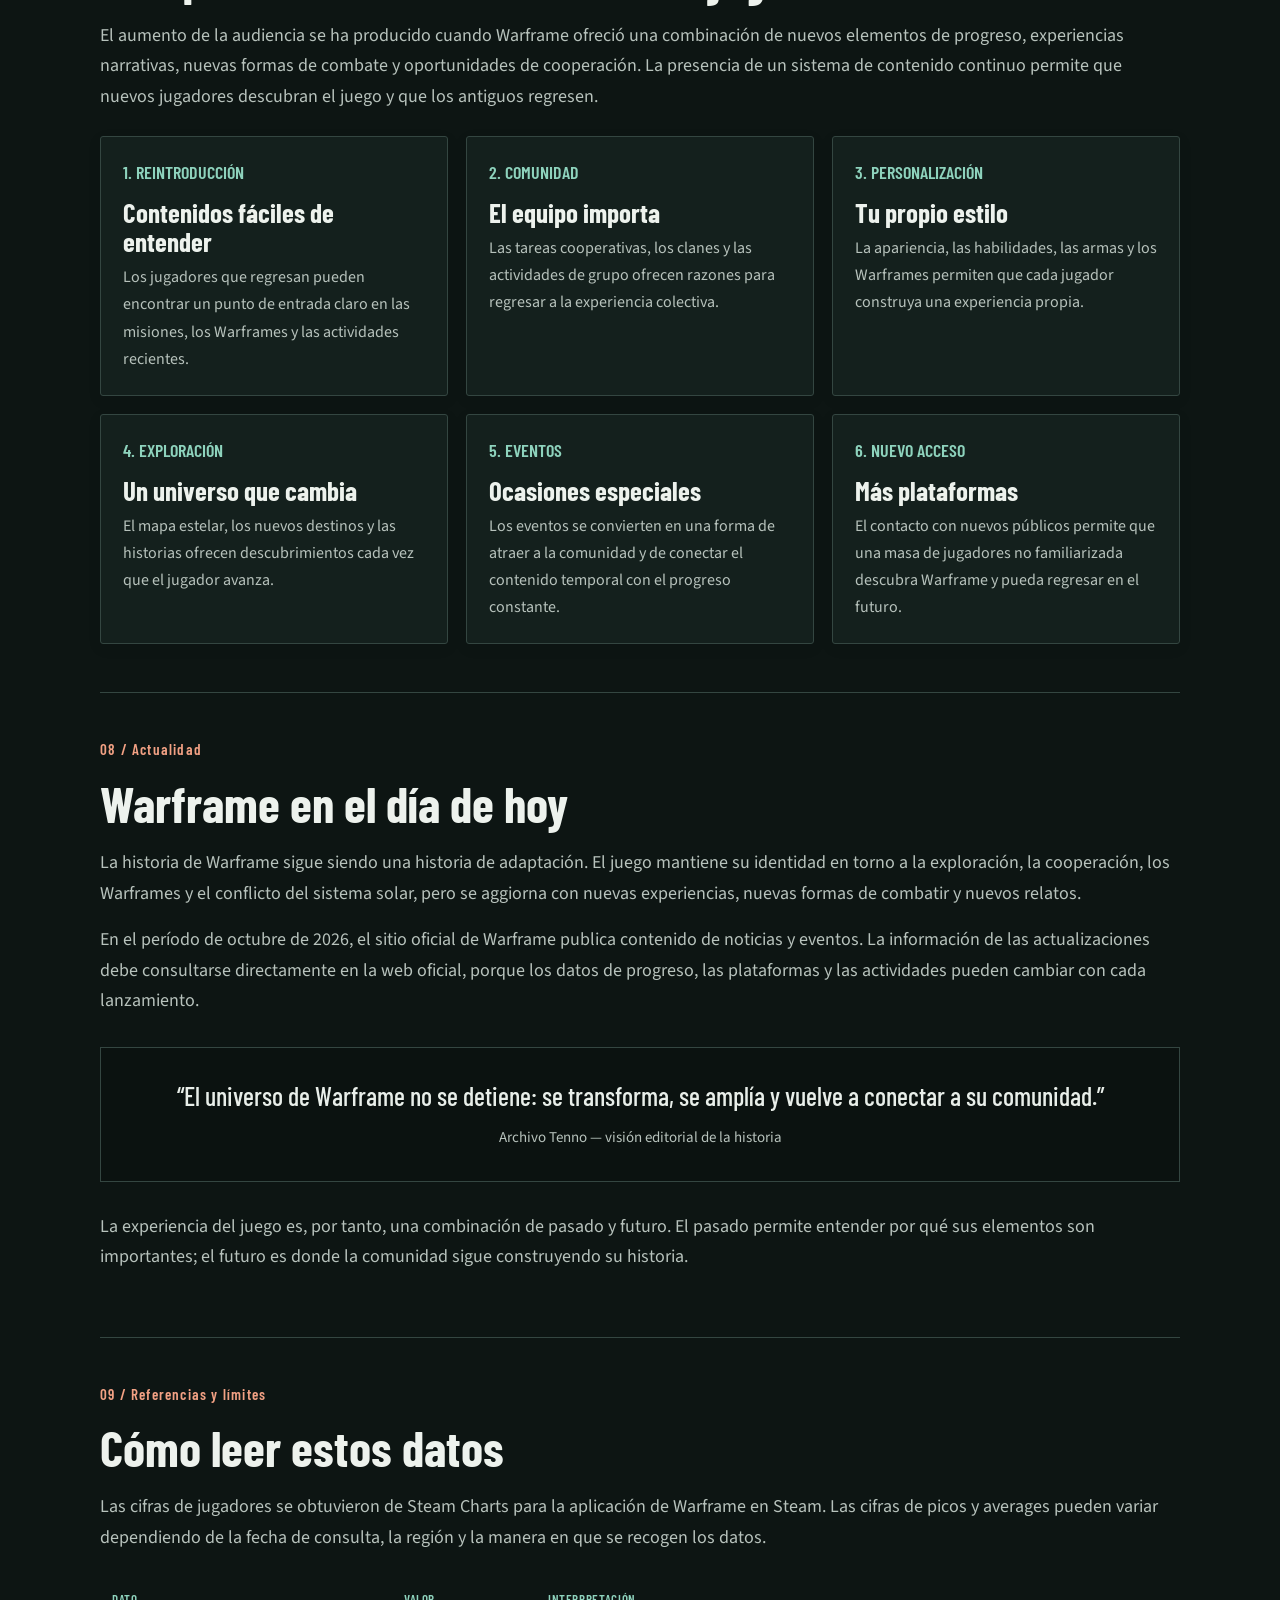
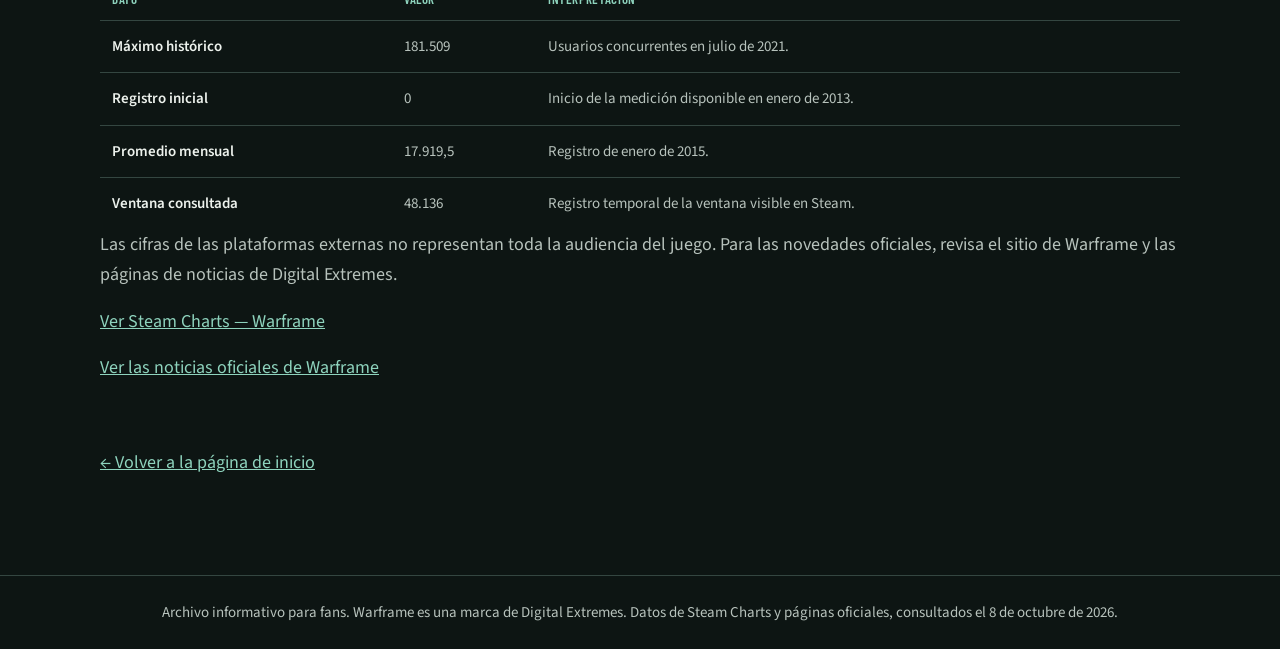
<file: historia.html>
<!DOCTYPE html>
<html lang="es">
<head>
	<meta charset="UTF-8">
	<meta name="viewport" content="width=device-width, initial-scale=1.0">
	<meta name="description" content="Historia completa, cronología y evolución de Warframe, desde su lanzamiento hasta hoy. Includes estadísticas de jugadores y grandes actualizaciones.">
	<title>Historia de Warframe | Archivo Tenno</title>
	<link rel="stylesheet" href="historia.css">
	<link rel="stylesheet" href="details.css">
</head>
<body class="pagina-historia">
	<header class="barra-superior">
		<a class="marca-sitio" href="index.html">Archivo Tenno</a>
		<nav aria-label="Navegación entre páginas">
			<a href="index.html">Inicio</a>
			<a href="warframe.html">Guía del juego</a>
			<a href="historia.html" aria-current="page">Historia de Warframe</a>
			<a href="hacer.html">Personalización</a>
			<a href="railjack.html">Railjack</a>
			<a href="dojo.html">Dojo</a>
			<a href="duviri.html">Duviri</a>
			<a href="mascotas.html">Compañeros</a>
			<a href="developer.html">Desarrolladores</a>
		</nav>
	</header>

	<nav class="menu-secciones" aria-label="Índice de la historia">
		<a href="#origen">Origen</a>
		<a href="#cronologia">Cronología</a>
		<a href="#grandes-cambios">Cambios</a>
		<a href="#estadisticas">Estadísticas</a>
		<a href="#caidas">Caídas y ascensos</a>
		<a href="#actualidad">Actualidad</a>
	</nav>

	<section class="portada" id="inicio">
		<img src="imagen/planetas-misiones.jpg" alt="Mapa estelar de Warframe con varios planetas">
		<div class="texto-portada">
			<span class="etiqueta-seccion">Archivo Tenno / Historia del universo</span>
			<h1>Warframe, desde el despertar hasta hoy</h1>
			<p>Una historia de guerra, tecnología, supervivencia y evolución. Cómo pasó de un videojuego de acceso anticipado a una saga de ciencia ficción en constante transformación.</p>
			<div class="hero-meta" aria-label="Datos de la historia">
				<span>2013 — hoy</span>
				<span>Digital Extremes</span>
				<span>Steam, PC, consolas y móvil</span>
			</div>
		</div>
	</section>

	<main>
		<p class="introduccion">Esta página no pretende repetir únicamente una ficha técnica. Explica cómo Warframe fue moldeado por cada actualización, por los cambios de su comunidad y por la pregunta que ha acompañado al juego desde sus días: qué significa ser un Tenno cuando el universo está a punto de colapsar.</p>

		<section class="section" id="origen">
			<span class="section-number">01 / Origen</span>
			<h2>El nacimiento de un universo en conflicto</h2>
			<p class="lead">Warframe nació como un proyecto de ciencia ficción cooperativa desarrollado por Digital Extremes. Su primera aparición pública fue en acceso anticipado en marzo de 2013 y llegó a las plataformas de Windows, PlayStation 4, Xbox One y otras configuraciones de juego a medida que el proyecto se consolidaba.</p>
			<p>La idea central no era solamente combatir con armaduras. Era construir una historia en la que el jugador, como un Tenno, despierta sin recuerdos, descubre que su cuerpo y su mente están vinculados a una antigua amenaza y debe aprender a dominar un Warframe. El primer tramo de la aventura se centró en las misiones de la primera parte de la historia y en la introducción al mapa estelar.</p>
			<p>El universo de Warframe se encuentra en el Sistema Origen. Las facciones principales son los Grineer, el Corpus y la Infestación. Los Grineer representan una expansión militar y minera; el Corpus busca aprovechar la tecnología y la información; la Infestación es una amenaza biológica que parte de un proceso cada vez más complicado. Por debajo de esta guerra, los Tenno descubren la existencia de un poder antiguo, el Void y los secretos de la civilización de los Orokin.</p>
			<p>El primer período del juego fue muy importante porque estableció una filosofía que ha permanecido: el jugador no es un héroe aislado, sino un participante en un conflicto que solo puede entenderse mediante el tiempo, la exploration y el trabajo de equipo.</p>
		</section>

		<section class="section" id="cronologia">
			<span class="section-number">02 / Cronología esencial</span>
			<h2>De la primera misión a la primera revolución</h2>
			<p>El primer llamado de Warframe fue la base para la experiencia de la série. La historia se presentó con preguntas, encuentros y misiones que gradually revelaban el lugar del jugador en el universo. A partir de allí, cada nueva campaña amplió la historia y añadió nuevos protagonistas, nuevas regiones, nuevos enemigos y nuevos problemas.</p>
			<div class="timeline">
				<article class="timeline-item">
					<span class="year-pill">2013 — 2014</span>
					<h3>Acceso anticipado y descubrimiento del universo</h3>
					<p>El juego comenzó a comprobar su fórmula: combatir cooperativo, exploration, Warframes y misiones que mezclaban acción y narrativa. La primera parte de la historia empezó a desplegar el mapa estelar y los grandes conflictos entre las facciones.</p>
				</article>
				<article class="timeline-item">
					<span class="year-pill">2014 — 2015</span>
					<h3>La historia se amplía</h3>
					<p>Las campañas continuaron haciendo crecer el universo. Los nuevos destinos, los personajes y los elementos de progreso ayudaron a consolidar el juego y a atraer una comunidad que empezaba a explorar con profundidad.</p>
				</article>
				<article class="timeline-item">
					<span class="year-pill">2016 — 2018</span>
					<h3>El universo se vuelve más grande</h3>
					<p>Los nuevos sistemas y las expansiones siguieron acumulando contenido. La aparición de más actividades, regions y nuevas formas de disfrutar el juego dio lugar a una experiencia menos centrada en una sola campaña.</p>
				</article>
				<article class="timeline-item">
					<span class="year-pill">2019 — 2021</span>
					<h3>La fase más visible de la expansión</h3>
					<p>La comunidad sintió el efecto de unatrituradora de contenido y una presión sobre la demanda. El pico de aparición de jugadores concurrentes se ubicó en julio de 2021, cuando el juego alcanzó su récord histórico en Steam.</p>
				</article>
				<article class="timeline-item">
					<span class="year-pill">2022 — 2024</span>
					<h3>Nuevo contenido y adaptación</h3>
					<p>Las actualizaciones continuaron incorporando_campaigns, nuevos Warframes, nuevos sistemas y eventos. El jugador pasó de vivir una historia central a disfrutar de una biblioteca de actividades interconectadas.</p>
				</article>
				<article class="timeline-item">
					<span class="year-pill">2025 — 2026</span>
					<h3>La historia sigue en evolución</h3>
					<p>Las actualizaciones más recientes siguieron haciendo de Warframe un juego de expansión constante. El contenido de 2026 incluyó noticias oficiales y eventos, mientras que la comunidad continuaba diseñando nuevas formas de explorar, combatir y colaborar.</p>
				</article>
			</div>
		</section>

		<section class="section" id="grandes-cambios">
			<span class="section-number">03 / Grandes cambios</span>
			<h2>La evolución de la experiencia</h2>
			<p>Warframe no ha crecido simplemente añadiendo un contenido nuevo. Sus cambios más importantes alteraron la forma de jugar, la historia, las relaciones entre facciones y el tipo de comunidad.</p>
			<div class="card-grid">
				<article class="card">
					<strong>Warframes</strong>
					<h3>Más roles y posibilidades</h3>
					<p>Los Warframes se convirtieron en una herramienta central para definir el estilo de combate. La mejora de sus habilidades, la aparición de nuevas funciones y la personalización de su apariencia amplió las formas de interpretación.</p>
				</article>
				<article class="card">
					<strong>Historias</strong>
					<h3>El universo se profundizó</h3>
					<p>Las campañas conectaron elementos de la primera historia con nuevos personajes, acontecimientos y misterios. El escenario pasó de una batalla racial a una red de secretos, leyes y poderes.</p>
				</article>
				<article class="card featured">
					<strong>Actividades</strong>
					<h3>Másways de jugar</h3>
					<p>El jugador pudo explorar regiones, completar misiones cooperativas, participar en eventos,AK y recorrer contenidos alternativos. La variedad de actividades separó el juego de la idea de una sola manera de avanzar.</p>
				</article>
				<article class="card">
					<strong>Economía</strong>
					<h3>El ritmo de la progresión</h3>
					<p>Los sistemas de créditos, fabricación, mods y mejoras hicieron que la progresión resultara más compleja. También generaron debates sobre la accesibilidad, la gratificación y la percepción de valor.</p>
				</article>
				<article class="card">
					<strong>Comunidad</strong>
					<h3>Exploración cooperativa</h3>
					<p>La comunidad-organización de clanes, eventos y colaboraciones agregó una capa social. Muchos jugadores descubrieron el universo a través de la cooperación y de la ayuda de otros Tenno.</p>
				</article>
				<article class="card">
					<strong>Plataformas</strong>
					<h3>Un juego más global</h3>
					<p>La expansión por distintas plataformas permitió que el universo de Warframe llegara a públicos nuevos. La disponibilidad en PC, consolas y móvil abrió nuevas formas de jugar y nuevas oportunidades de comunidad.</p>
				</article>
			</div>
		</section>

		<section class="section" id="actualizaciones">
			<span class="section-number">04 / Actualizaciones más relevantes</span>
			<h2>Una evolución que nunca se detiene</h2>
			<p>Las actualizaciones de Warframe deben entenderse como capítulos de la historia. Algunas ampliaban el mapa, otras reescritura sistemas y otras cambiaba el ritmo del combate. Enumerar todas las actualizaciones sería imposible, pero las siguientes se consideran especialmente importantes para la evolución de la serie.</p>
			<div class="timeline">
				<article class="timeline-item">
					<span class="year-pill">2013 — 2014</span>
					<h3>La primera expansión del universo</h3>
					<p>Los primeros contenidos profundizaron en los personajes, los enemigos y el funcionamiento del sistema solar. El juego comenzó a consolidar el universo y a crear una base de actividades que se ampliaría con el tiempo.</p>
				</article>
				<article class="timeline-item">
					<span class="year-pill">2015 — 2016</span>
					<h3>Nuevos sistemas y nuevos retos</h3>
					<p>El desarrollo continuó para ofrecer nuevas formas de progreso, nuevas regiones y más contenido de historia. La identidad de Warframe se reforzó mediante la diversificación de misiones y la introducción de sistemas más complejos.</p>
				</article>
				<article class="timeline-item">
					<span class="year-pill">2017 — 2019</span>
					<h3>Consolidación y expansión</h3>
					<p>Las actualizaciones aparecieron con una frecuencia que mantuvo la comunidad activa. Nuevos Warframes, tarefas, eventos y contenidos narrativos hicieron que los jugadores regularan su experiencia.</p>
				</article>
				<article class="timeline-item">
					<span class="year-pill">2020 — 2021</span>
					<h3>Gran demanda y nuevo impulso</h3>
					<p>La comunidad sufrió cambios de rutina durante el período de mayor confinamiento y la demanda del juego fluctuó. El pico de julio de 2021 fue el resultado de una combinación de audiencia existente, nuevos contenidos y la dinámica de la plataforma Steam.</p>
				</article>
				<article class="timeline-item">
					<span class="year-pill">2022 — 2023</span>
					<h3>La adaptación al nuevo contexto</h3>
					<p>El juego continued adaptándose a laforma en que la comunidad consume contenido. La mejora de actividades, la creación de nuevas historias y la renovación de sistemas mantuvo el interés de sus jugadores.</p>
				</article>
				<article class="timeline-item">
					<span class="year-pill">2024 — 2026</span>
					<h3>Continuidad con contenido actual</h3>
					<p>La evolución de Warframe se expresó mediante actualizaciones oficiales, eventos y nuevos contenidos. A fecha de octubre de 2026, el sitio oficial de Digital Extremes continúa publicando noticias, y el universo de Warframe sigue recibiendo novedades.</p>
				</article>
			</div>
		</section>

		<section class="section" id="estadisticas">
			<span class="section-number">05 / Estadísticas de jugadores</span>
			<h2>El récord, el mínimo y la evolución del público</h2>
			<p>Los números siguientes proceden de Steam Charts, una fuente que registra la evolución de usuarios concurrentes de la aplicación de Warframe en Steam. Las cifras son una medición de la plataforma y no representan todos los usuarios de las demás plataformas.</p>
			<div class="stats-grid">
				<article class="stat"><strong>181.509</strong><span>Máximo concurrentes</span><small>Julio de 2021</small></article>
				<article class="stat"><strong>0</strong><span>Registro inicial</span><small>Enero de 2013</small></article>
				<article class="stat"><strong>17.919,5</strong><span>Promedio mensual</span><small>Enero de 2015</small></article>
				<article class="stat"><strong>48.136</strong><span>Jugadores en la ventana</span><small>Registro temporal consultado</small></article>
			</div>
			<p>El pico histórico de 181.509 usuarios concurrentes fue alcanzado en julio de 2021. El valor de 0 usuarios corresponde al inicio de la medición disponible en enero de 2013 y no debe interpretarse como una fecha de descenso de la comunidad. El promedio mensual de 17.919,5 se registra en enero de 2015.</p>
			<div class="chart-shell">
				<h3>El comportamiento de la audiencia en bloques</h3>
				<p>El siguiente esquema ilustra el patrón y no debe entenderse como una medición exacta de cada mes.</p>
				<div class="bar-chart" aria-label="Gráfico conceptual de la evolución de la audiencia">
					<div class="bar"><span>2013</span></div>
					<div class="bar"><span>2014</span></div>
					<div class="bar"><span>2015</span></div>
					<div class="bar"><span>2016</span></div>
					<div class="bar"><span>2017</span></div>
					<div class="bar"><span>2018</span></div>
					<div class="bar"><span>2019</span></div>
					<div class="bar"><span>2020</span></div>
				</div>
			</div>
			<div class="data-note">
				<p><strong>Importante:</strong> las cifras de Steam Charts corresponden al área de Steam de Warframe. No incluyen todas las cuentas de PlayStation, Xbox, Nintendo Switch ni móvil. Por eso se usa una medición de plataforma para hablar del pico y las variaciones de la audiencia.</p>
			</div>
		</section>

		<section class="section" id="caidas">
			<span class="section-number">06 / Caídas y ascensos</span>
			<h2>Por qué la audiencia varía</h2>
			<p>No existe una única causa para cada descenso de jugadores. La historia de Warframe revela un patrón de cambios de contenido, población, sistema y actitud de la comunidad. Las siguientes explicaciones son razones plausibles y deben entenderse como una interpretación del comportamiento de la audiencia, no como una conclusión definitiva.</p>
			<div class="rise-list">
				<article>
					<span>Ascenso: 2013 — 2015</span>
					<h3>Primera consolidación</h3>
					<p>El acceso anticipado y la creación de una comunidad pública permitieron que un número creciente de jugadores descubriera la fórmula de Warframe.</p>
				</article>
				<article>
					<span>Descenso: 2015 — 2017</span>
					<h3>Creación de una base más selectiva</h3>
					<p>Las diferencias de contenido, la percepción sobre la economía y la transición entre períodos de desarrollo afectaron la frecuencia de regreso a la base de jugadores.</p>
				</article>
				<article>
					<span>Ascenso: 2017 — 2021</span>
					<h3>Contenido y comunidad</h3>
					<p>La creación de nuevas historias, actividades y Warframes hizo que más jugadores regresaran y que la comunidad se ampliara con nuevos seguidores.</p>
				</article>
				<article>
					<span>Descenso: 2021 — 2024</span>
					<h3>Variaciones del ciclo de contenido</h3>
					<p>La caída de la actividad puede relacionarse con la salida de temporadas, la reducción de la sensación de urgencia, la variación del número de jugadores activos y los cambios de economía.</p>
				</article>
			</div>
			<h3>El motivo de las caídas</h3>
			<p>Una caída de jugadores no siempre significa que el juego haya muerto. A menudo refleja una combinación de:</p>
			<ul>
				<li>La llegada de una nueva temporada o el fin de una campaña que mantuvo a la comunidad.</li>
				<li>La percepción de que el contenido es demasiado caro, lento o difícil de aprovechar.</li>
				<li>La salida de una actividad que atraía a un grupo específico de jugadores.</li>
				<li>La tendencia de ver Warframe como un juego de largo plazo, con un público que regresa en bloques.</li>
				<li>La influencia de la disponibilidad en diferentes plataformas, que cambia la forma de medir la audiencia.</li>
			</ul>
			<p>Los picos y los valles no ofrecen una explicación perfecta porque el número de usuarios concurrentes depende de varias variables. En cambio, el patrón sí muestra una tendencia: el juego ha podido recuperar audiencia con el lanzamiento de contenido y aliviar descensos cuando se ha reforzado la comunidad.</p>
		</section>

		<section class="section" id="aumento">
			<span class="section-number">07 / El aumento de la audiencia</span>
			<h2>Por qué Warframe volvió a atraer jugadores</h2>
			<p>El aumento de la audiencia se ha producido cuando Warframe ofreció una combinación de nuevos elementos de progreso, experiencias narrativas, nuevas formas de combate y oportunidades de cooperación. La presencia de un sistema de contenido continuo permite que nuevos jugadores descubran el juego y que los antiguos regresen.</p>
			<div class="card-grid">
				<article class="card"><strong>1. Reintroducción</strong><h3>Contenidos fáciles de entender</h3><p>Los jugadores que regresan pueden encontrar un punto de entrada claro en las misiones, los Warframes y las actividades recientes.</p></article>
				<article class="card"><strong>2. Comunidad</strong><h3>El equipo importa</h3><p>Las tareas cooperativas, los clanes y las actividades de grupo ofrecen razones para regresar a la experiencia colectiva.</p></article>
				<article class="card"><strong>3. Personalización</strong><h3>Tu propio estilo</h3><p>La apariencia, las habilidades, las armas y los Warframes permiten que cada jugador construya una experiencia propia.</p></article>
				<article class="card"><strong>4. Exploración</strong><h3>Un universo que cambia</h3><p>El mapa estelar, los nuevos destinos y las historias ofrecen descubrimientos cada vez que el jugador avanza.</p></article>
				<article class="card"><strong>5. Eventos</strong><h3>Ocasiones especiales</h3><p>Los eventos se convierten en una forma de atraer a la comunidad y de conectar el contenido temporal con el progreso constante.</p></article>
				<article class="card featured"><strong>6. Nuevo acceso</strong><h3>Más plataformas</h3><p>El contacto con nuevos públicos permite que una masa de jugadores no familiarizada descubra Warframe y pueda regresar en el futuro.</p></article>
			</div>
		</section>

		<section class="section" id="actualidad">
			<span class="section-number">08 / Actualidad</span>
			<h2>Warframe en el día de hoy</h2>
			<p>La historia de Warframe sigue siendo una historia de adaptación. El juego mantiene su identidad en torno a la exploración, la cooperación, los Warframes y el conflicto del sistema solar, pero se aggiorna con nuevas experiencias, nuevas formas de combatir y nuevos relatos.</p>
			<p>En el período de octubre de 2026, el sitio oficial de Warframe publica contenido de noticias y eventos. La información de las actualizaciones debe consultarse directamente en la web oficial, porque los datos de progreso, las plataformas y las actividades pueden cambiar con cada lanzamiento.</p>
			<div class="quote">
				<p>“El universo de Warframe no se detiene: se transforma, se amplía y vuelve a conectar a su comunidad.”</p>
				<small>Archivo Tenno — visión editorial de la historia</small>
			</div>
			<p>La experiencia del juego es, por tanto, una combinación de pasado y futuro. El pasado permite entender por qué sus elementos son importantes; el futuro es donde la comunidad sigue construyendo su historia.</p>
		</section>

		<section class="section" id="referencias">
			<span class="section-number">09 / Referencias y límites</span>
			<h2>Cómo leer estos datos</h2>
			<p>Las cifras de jugadores se obtuvieron de Steam Charts para la aplicación de Warframe en Steam. Las cifras de picos y averages pueden variar dependiendo de la fecha de consulta, la región y la manera en que se recogen los datos.</p>
			<table class="mini-table">
				<thead><tr><th>Dato</th><th>Valor</th><th>Interpretación</th></tr></thead>
				<tbody>
					<tr><td>Máximo histórico</td><td>181.509</td><td>Usuarios concurrentes en julio de 2021.</td></tr>
					<tr><td>Registro inicial</td><td>0</td><td>Inicio de la medición disponible en enero de 2013.</td></tr>
					<tr><td>Promedio mensual</td><td>17.919,5</td><td>Registro de enero de 2015.</td></tr>
					<tr><td>Ventana consultada</td><td>48.136</td><td>Registro temporal de la ventana visible en Steam.</td></tr>
				</tbody>
			</table>
			<p>Las cifras de las plataformas externas no representan toda la audiencia del juego. Para las novedades oficiales, revisa el sitio de Warframe y las páginas de noticias de Digital Extremes.</p>
			<p><a href="https://steamcharts.com/app/230410" target="_blank" rel="noreferrer">Ver Steam Charts — Warframe</a></p>
			<p><a href="https://www.warframe.com/en/news" target="_blank" rel="noreferrer">Ver las noticias oficiales de Warframe</a></p>
		</section>

		<a class="enlace-regreso" href="index.html">← Volver a la página de inicio</a>
	</main>

	<footer>Archivo informativo para fans. Warframe es una marca de Digital Extremes. Datos de Steam Charts y páginas oficiales, consultados el 8 de octubre de 2026.</footer>
</body>
</html>
</file>
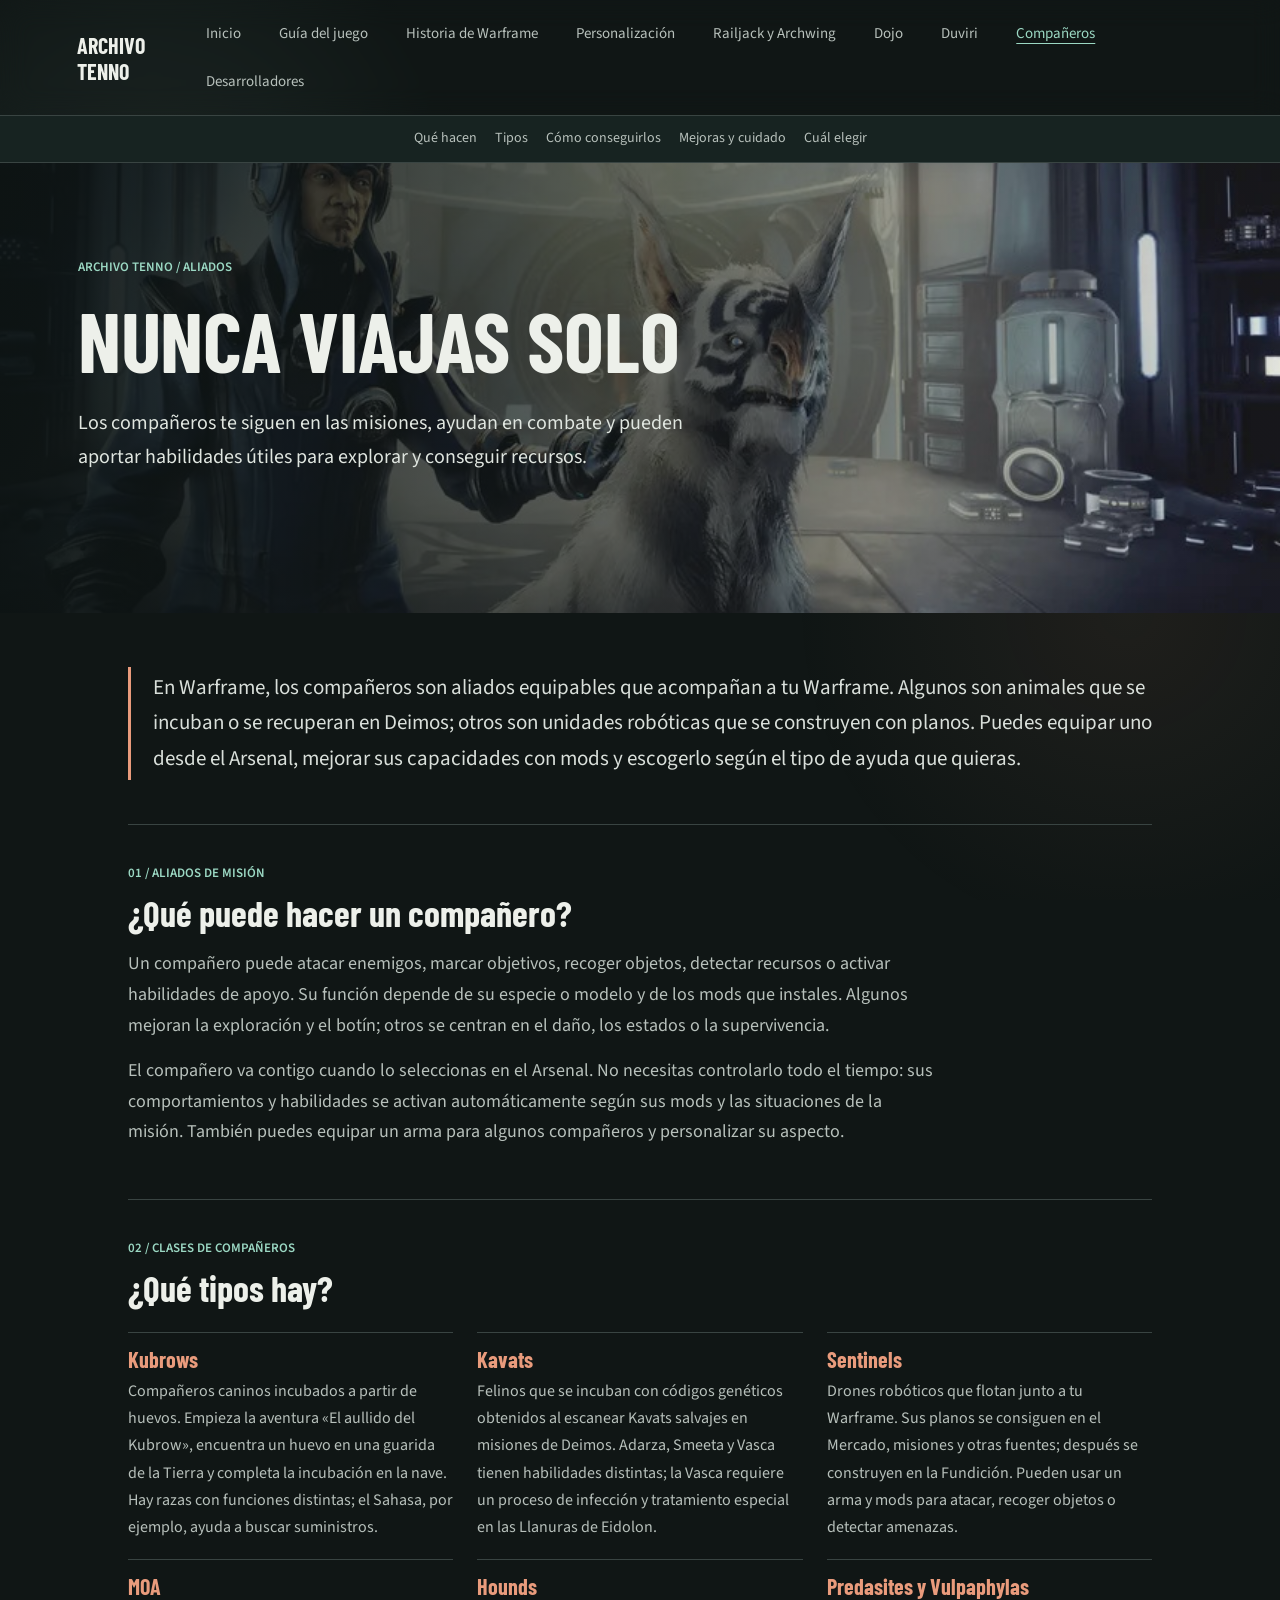
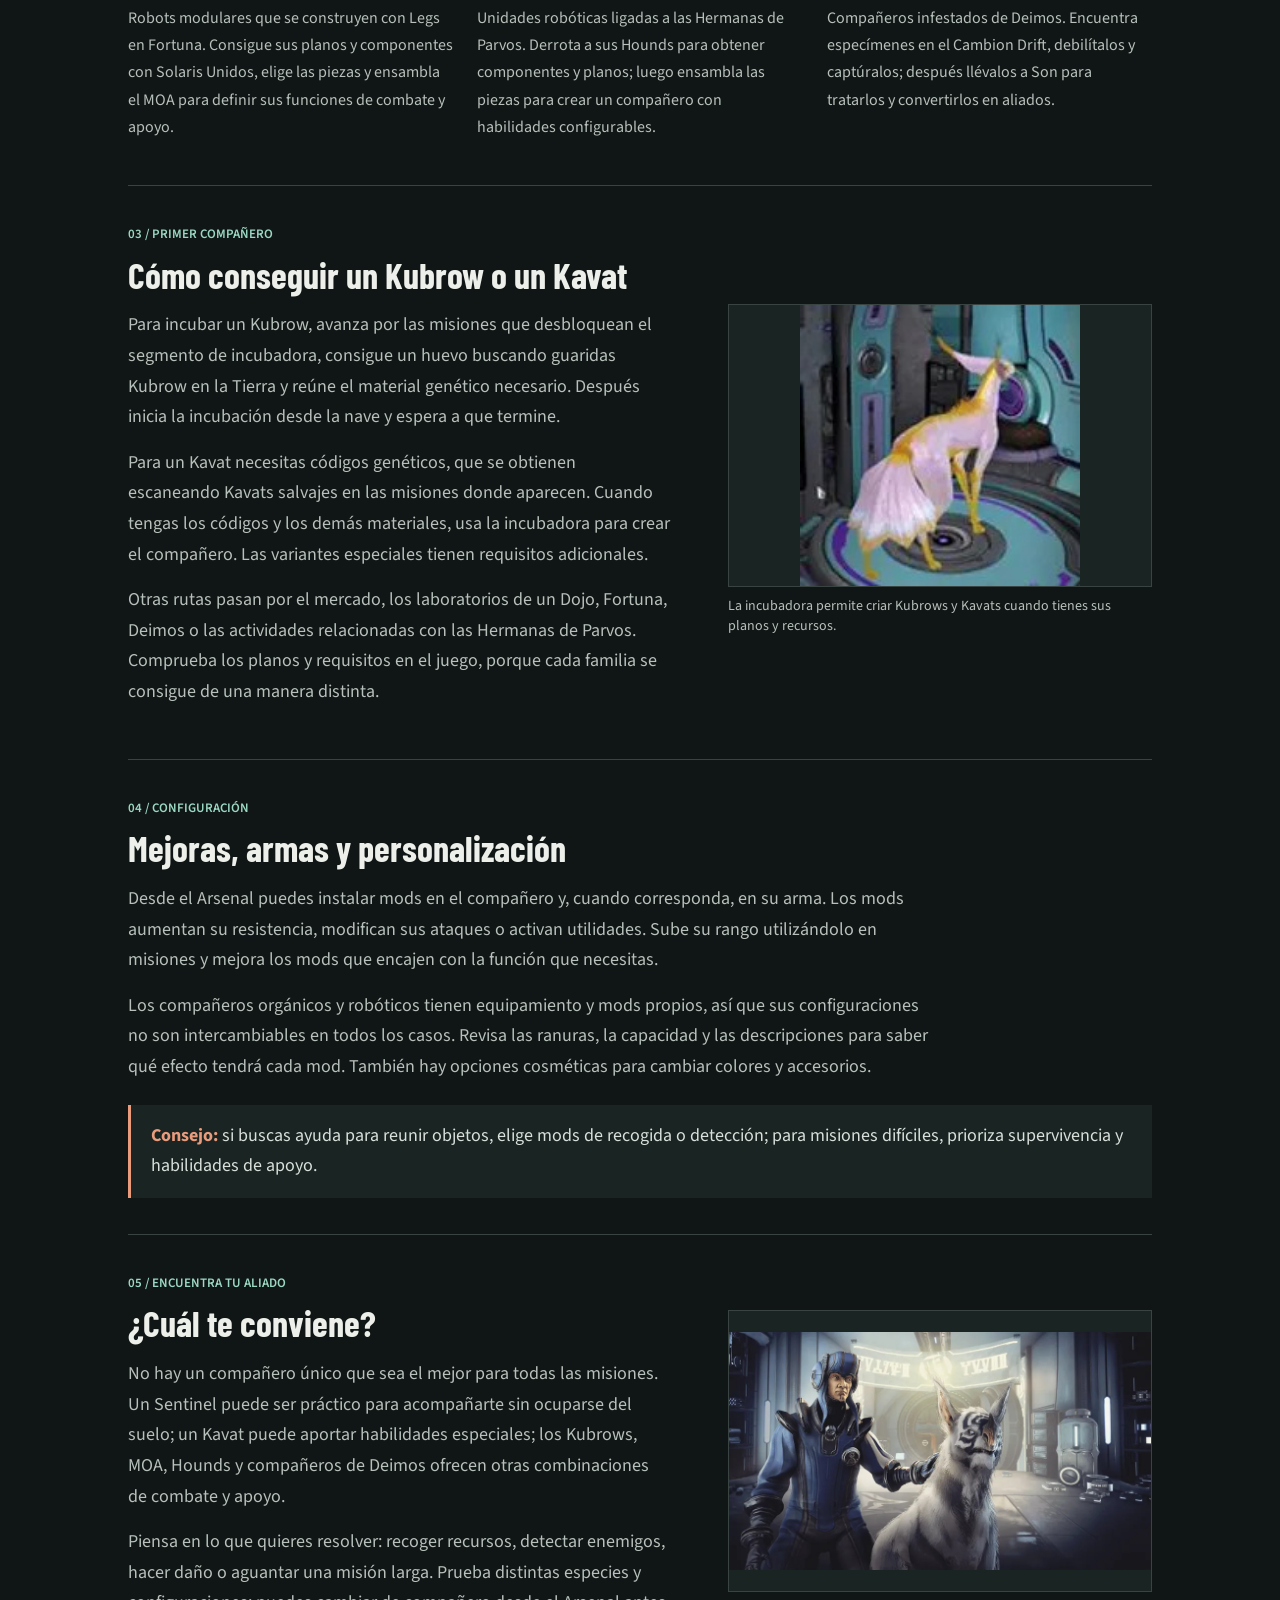
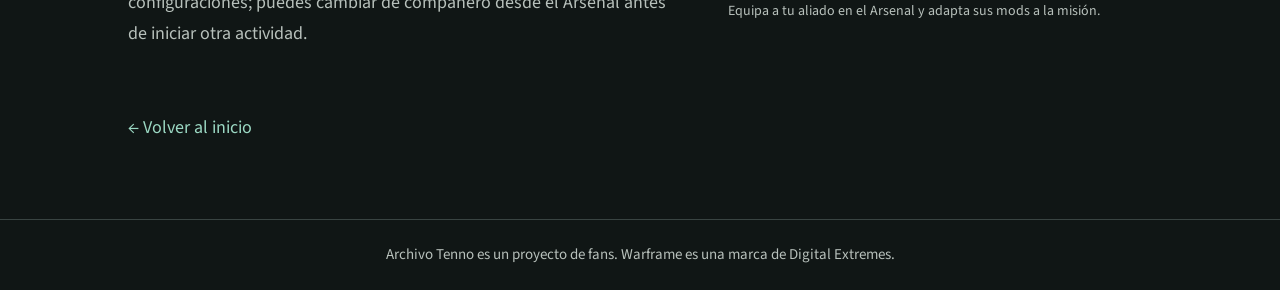
<file: mascotas.html>
<!DOCTYPE html>
<html lang="es">
<head>
	<meta charset="UTF-8">
	<meta name="viewport" content="width=device-width, initial-scale=1.0">
	<meta name="description" content="Guía de compañeros de Warframe: Kubrows, Kavats, Sentinels, MOA, Hounds, Predasites y Vulpaphylas.">
	<title>Compañeros y mascotas | Archivo Tenno</title>
	<link rel="stylesheet" href="style.css">
	<link rel="stylesheet" href="details.css">
</head>
<body class="pagina-mascotas">
	<header class="barra-superior">
		<a class="marca-sitio" href="index.html">Archivo Tenno</a>
		<nav class="menu-paginas" aria-label="Navegación entre páginas">
			<a href="index.html">Inicio</a>
			<a href="warframe.html">Guía del juego</a>
			<a href="historia.html">Historia de Warframe</a>
			<a href="hacer.html">Personalización</a>
			<a href="railjack.html">Railjack y Archwing</a>
			<a href="dojo.html">Dojo</a>
			<a href="duviri.html">Duviri</a>
			<a href="mascotas.html" aria-current="page">Compañeros</a>
			<a href="developer.html">Desarrolladores</a>
		</nav>
	</header>
	<nav class="menu-secciones" aria-label="Secciones de compañeros">
		<a href="#companeros">Qué hacen</a>
		<a href="#tipos">Tipos</a>
		<a href="#conseguir">Cómo conseguirlos</a>
		<a href="#cuidar">Mejoras y cuidado</a>
		<a href="#elegir">Cuál elegir</a>
	</nav>

	<section class="portada-mascotas" aria-labelledby="titulo-mascotas">
		<img src="imagen/mascota.jpg" alt="Un Tenno acompañado por un Kubrow en su nave">
		<div class="texto-portada-mascotas">
			<span class="etiqueta-seccion">Archivo Tenno / Aliados</span>
			<h1 id="titulo-mascotas">Nunca viajas solo</h1>
			<p>Los compañeros te siguen en las misiones, ayudan en combate y pueden aportar habilidades útiles para explorar y conseguir recursos.</p>
		</div>
	</section>

	<main class="contenido-mascotas">
		<p class="introduccion-mascotas">En Warframe, los compañeros son aliados equipables que acompañan a tu Warframe. Algunos son animales que se incuban o se recuperan en Deimos; otros son unidades robóticas que se construyen con planos. Puedes equipar uno desde el Arsenal, mejorar sus capacidades con mods y escogerlo según el tipo de ayuda que quieras.</p>

		<section id="companeros" class="seccion-mascotas">
			<span class="etiqueta-seccion">01 / Aliados de misión</span>
			<h2>¿Qué puede hacer un compañero?</h2>
			<p>Un compañero puede atacar enemigos, marcar objetivos, recoger objetos, detectar recursos o activar habilidades de apoyo. Su función depende de su especie o modelo y de los mods que instales. Algunos mejoran la exploración y el botín; otros se centran en el daño, los estados o la supervivencia.</p>
			<p>El compañero va contigo cuando lo seleccionas en el Arsenal. No necesitas controlarlo todo el tiempo: sus comportamientos y habilidades se activan automáticamente según sus mods y las situaciones de la misión. También puedes equipar un arma para algunos compañeros y personalizar su aspecto.</p>
		</section>

		<section id="tipos" class="seccion-mascotas">
			<span class="etiqueta-seccion">02 / Clases de compañeros</span>
			<h2>¿Qué tipos hay?</h2>
			<div class="tipos-mascotas">
				<article><h3>Kubrows</h3><p>Compañeros caninos incubados a partir de huevos. Empieza la aventura «El aullido del Kubrow», encuentra un huevo en una guarida de la Tierra y completa la incubación en la nave. Hay razas con funciones distintas; el Sahasa, por ejemplo, ayuda a buscar suministros.</p></article>
				<article><h3>Kavats</h3><p>Felinos que se incuban con códigos genéticos obtenidos al escanear Kavats salvajes en misiones de Deimos. Adarza, Smeeta y Vasca tienen habilidades distintas; la Vasca requiere un proceso de infección y tratamiento especial en las Llanuras de Eidolon.</p></article>
				<article><h3>Sentinels</h3><p>Drones robóticos que flotan junto a tu Warframe. Sus planos se consiguen en el Mercado, misiones y otras fuentes; después se construyen en la Fundición. Pueden usar un arma y mods para atacar, recoger objetos o detectar amenazas.</p></article>
				<article><h3>MOA</h3><p>Robots modulares que se construyen con Legs en Fortuna. Consigue sus planos y componentes con Solaris Unidos, elige las piezas y ensambla el MOA para definir sus funciones de combate y apoyo.</p></article>
				<article><h3>Hounds</h3><p>Unidades robóticas ligadas a las Hermanas de Parvos. Derrota a sus Hounds para obtener componentes y planos; luego ensambla las piezas para crear un compañero con habilidades configurables.</p></article>
				<article><h3>Predasites y Vulpaphylas</h3><p>Compañeros infestados de Deimos. Encuentra especímenes en el Cambion Drift, debilítalos y captúralos; después llévalos a Son para tratarlos y convertirlos en aliados.</p></article>
			</div>
		</section>

		<section id="conseguir" class="seccion-mascotas seccion-mascotas-imagen">
			<div>
				<span class="etiqueta-seccion">03 / Primer compañero</span>
				<h2>Cómo conseguir un Kubrow o un Kavat</h2>
				<p>Para incubar un Kubrow, avanza por las misiones que desbloquean el segmento de incubadora, consigue un huevo buscando guaridas Kubrow en la Tierra y reúne el material genético necesario. Después inicia la incubación desde la nave y espera a que termine.</p>
				<p>Para un Kavat necesitas códigos genéticos, que se obtienen escaneando Kavats salvajes en las misiones donde aparecen. Cuando tengas los códigos y los demás materiales, usa la incubadora para crear el compañero. Las variantes especiales tienen requisitos adicionales.</p>
				<p>Otras rutas pasan por el mercado, los laboratorios de un Dojo, Fortuna, Deimos o las actividades relacionadas con las Hermanas de Parvos. Comprueba los planos y requisitos en el juego, porque cada familia se consigue de una manera distinta.</p>
			</div>
			<figure>
				<img src="imagen/mascota-cavat.jpg" alt="Kavat preparado en la incubadora de la nave">
				<figcaption>La incubadora permite criar Kubrows y Kavats cuando tienes sus planos y recursos.</figcaption>
			</figure>
		</section>

		<section id="cuidar" class="seccion-mascotas">
			<span class="etiqueta-seccion">04 / Configuración</span>
			<h2>Mejoras, armas y personalización</h2>
			<p>Desde el Arsenal puedes instalar mods en el compañero y, cuando corresponda, en su arma. Los mods aumentan su resistencia, modifican sus ataques o activan utilidades. Sube su rango utilizándolo en misiones y mejora los mods que encajen con la función que necesitas.</p>
			<p>Los compañeros orgánicos y robóticos tienen equipamiento y mods propios, así que sus configuraciones no son intercambiables en todos los casos. Revisa las ranuras, la capacidad y las descripciones para saber qué efecto tendrá cada mod. También hay opciones cosméticas para cambiar colores y accesorios.</p>
			<div class="aviso-mascotas"><strong>Consejo:</strong> si buscas ayuda para reunir objetos, elige mods de recogida o detección; para misiones difíciles, prioriza supervivencia y habilidades de apoyo.</div>
		</section>

		<section id="elegir" class="seccion-mascotas seccion-mascotas-imagen">
			<div>
				<span class="etiqueta-seccion">05 / Encuentra tu aliado</span>
				<h2>¿Cuál te conviene?</h2>
				<p>No hay un compañero único que sea el mejor para todas las misiones. Un Sentinel puede ser práctico para acompañarte sin ocuparse del suelo; un Kavat puede aportar habilidades especiales; los Kubrows, MOA, Hounds y compañeros de Deimos ofrecen otras combinaciones de combate y apoyo.</p>
				<p>Piensa en lo que quieres resolver: recoger recursos, detectar enemigos, hacer daño o aguantar una misión larga. Prueba distintas especies y configuraciones; puedes cambiar de compañero desde el Arsenal antes de iniciar otra actividad.</p>
			</div>
			<figure>
				<img src="imagen/mascota.jpg" alt="Un Tenno junto a su Kubrow, listo para salir a una misión">
				<figcaption>Equipa a tu aliado en el Arsenal y adapta sus mods a la misión.</figcaption>
			</figure>
		</section>

		<a class="enlace-regreso-mascotas" href="index.html">← Volver al inicio</a>
	</main>
	<footer>Archivo Tenno es un proyecto de fans. Warframe es una marca de Digital Extremes.</footer>
</body>
</html>
</file>
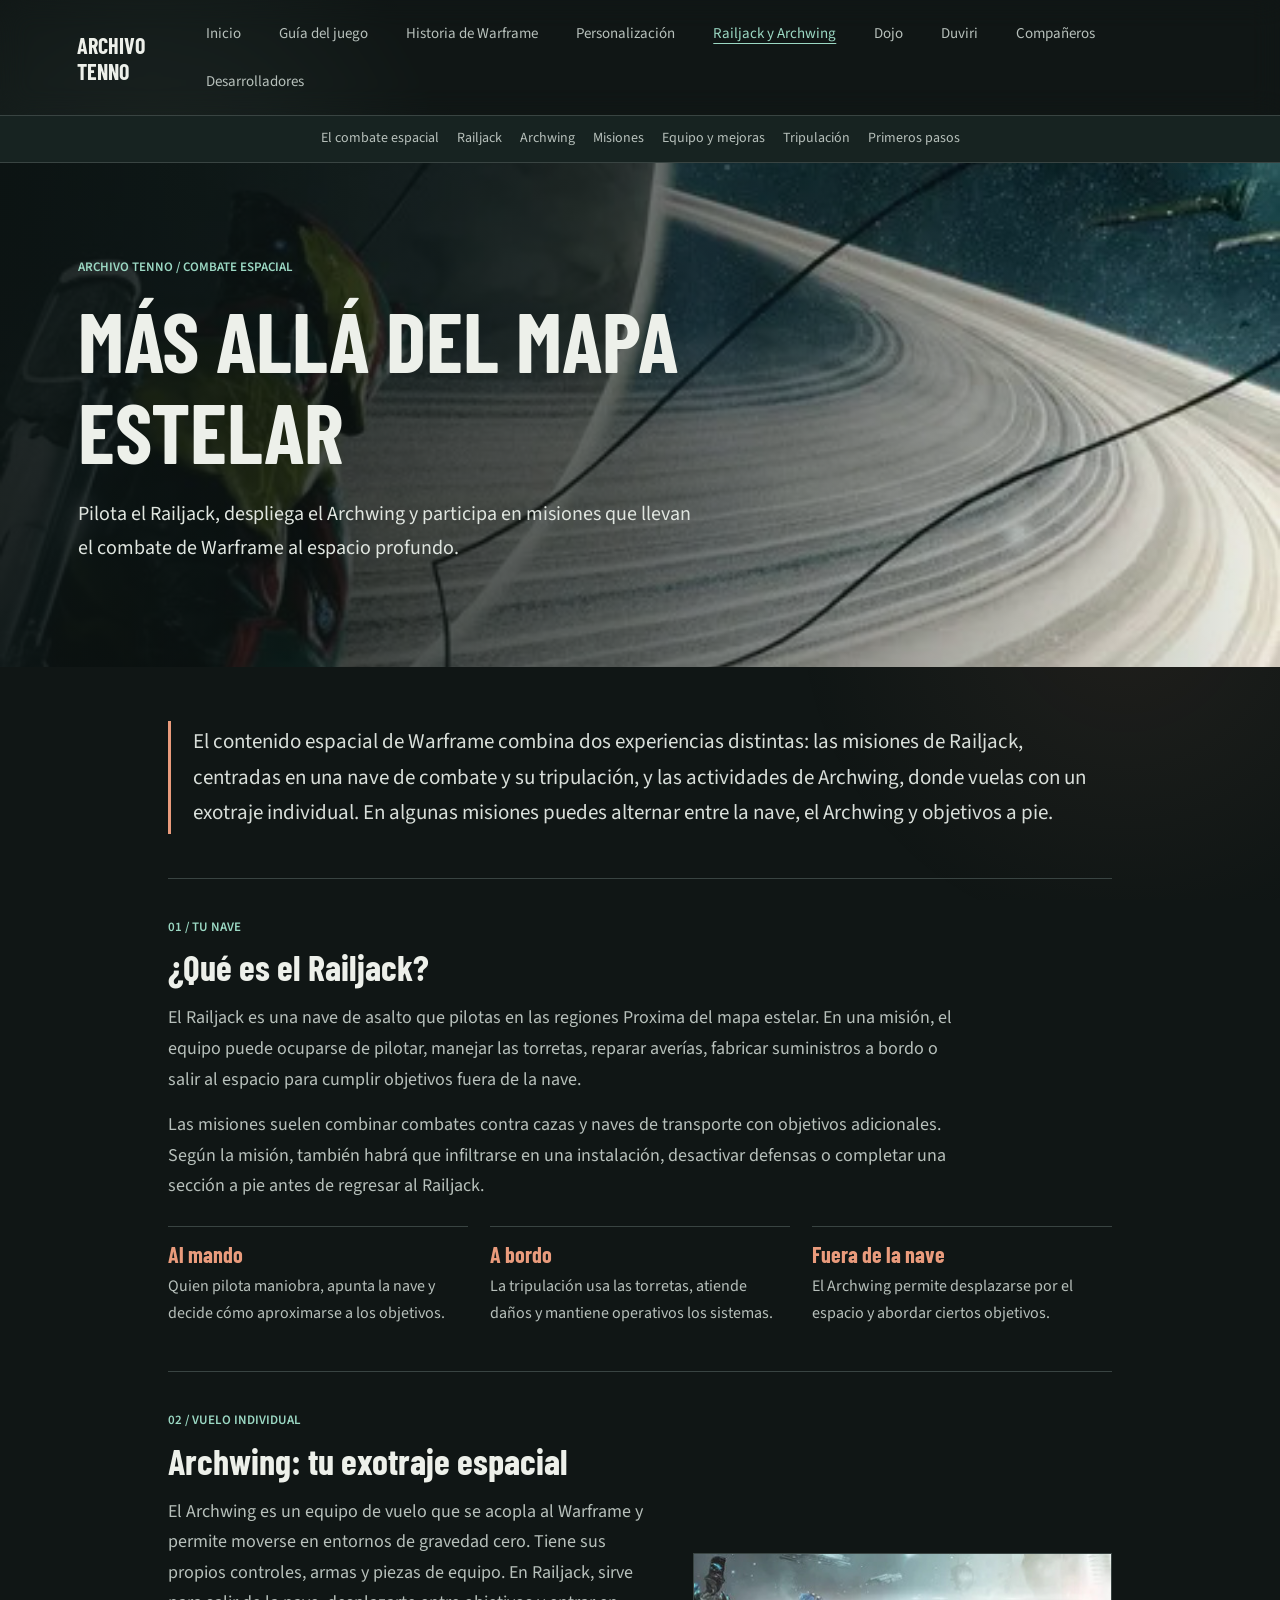
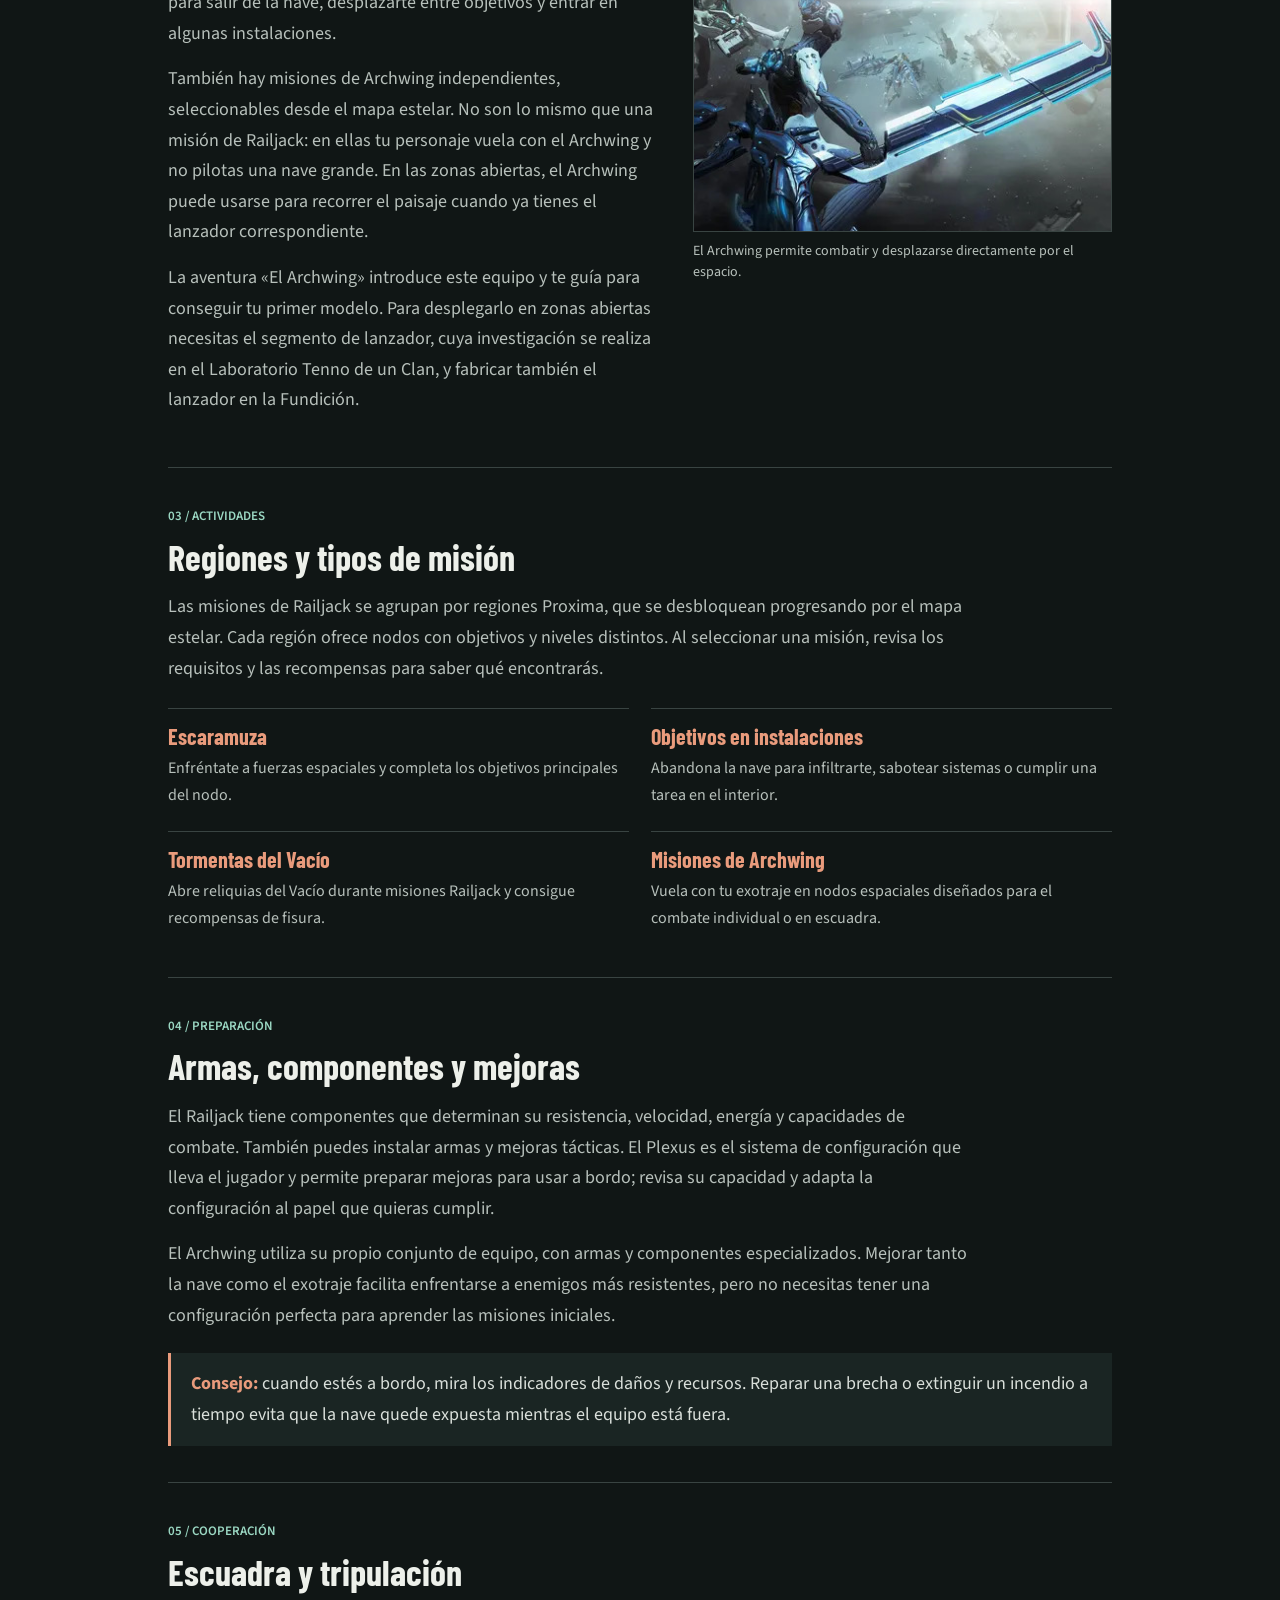
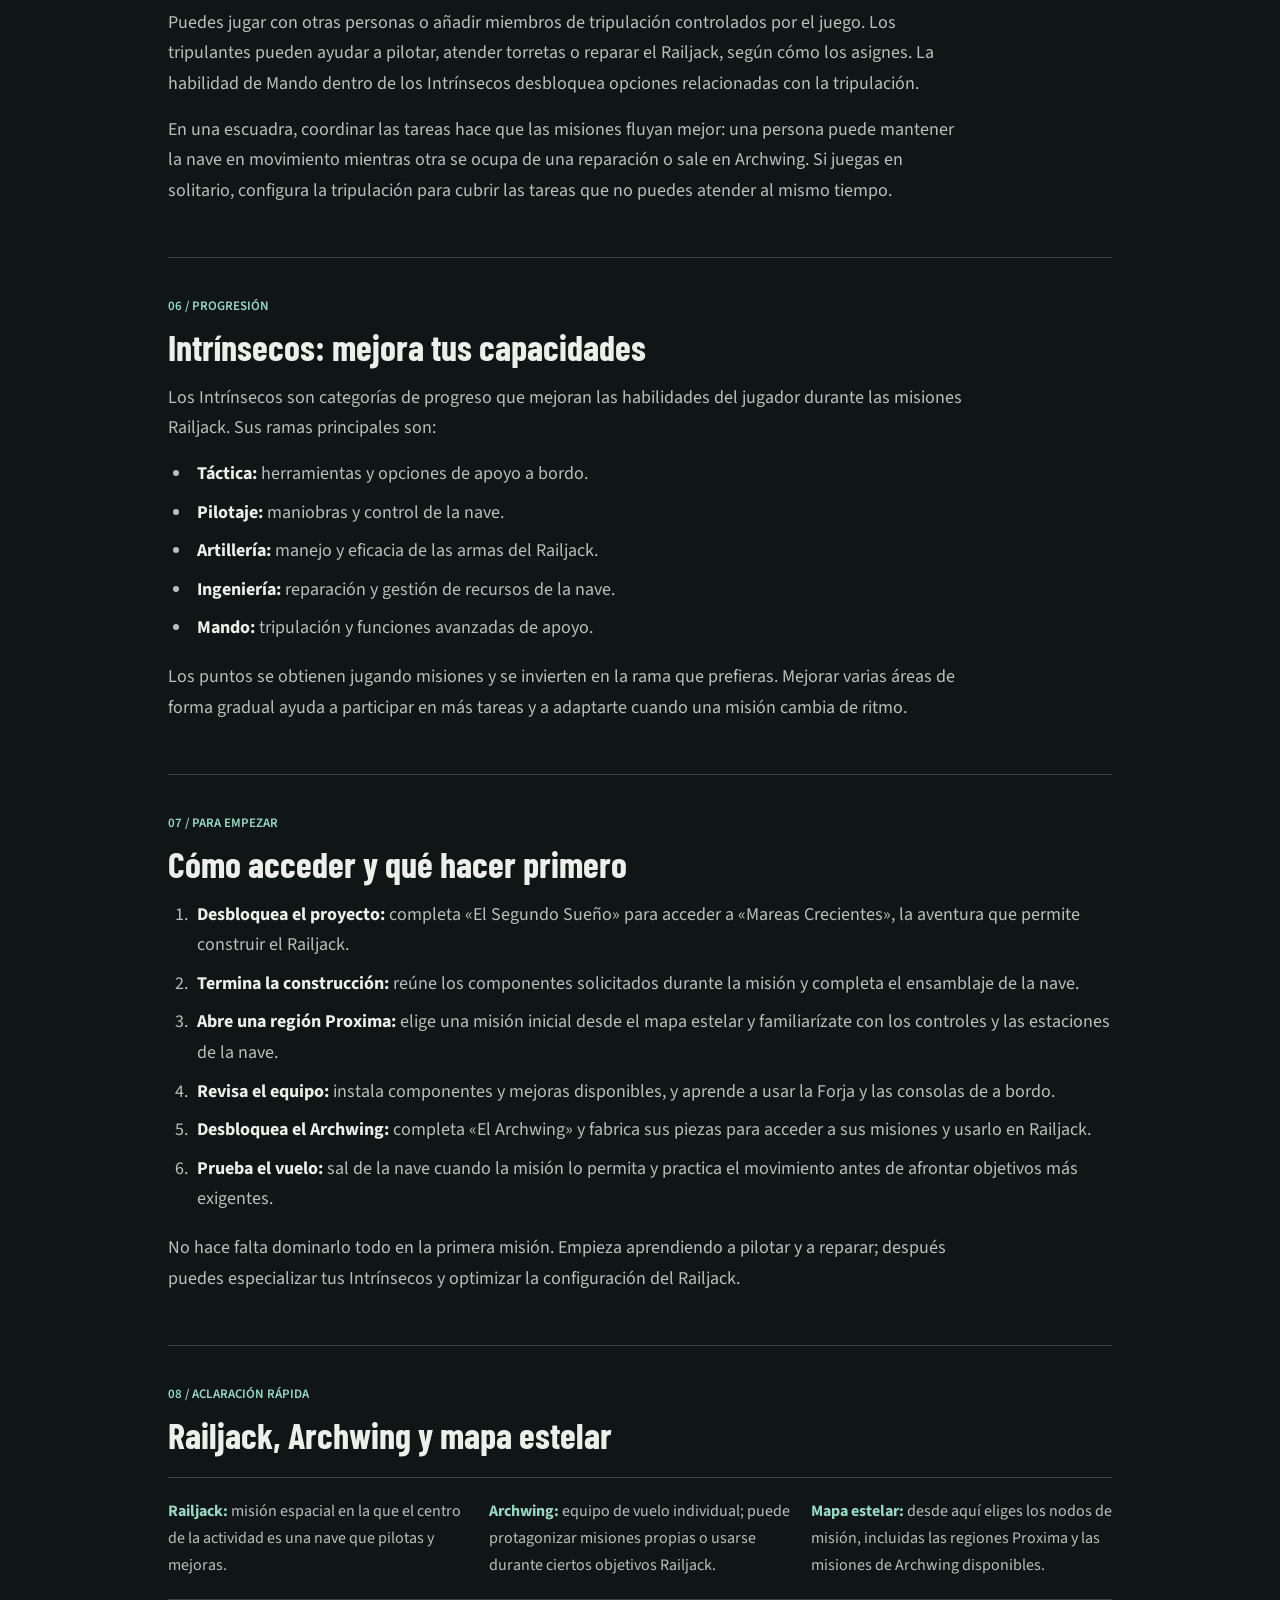
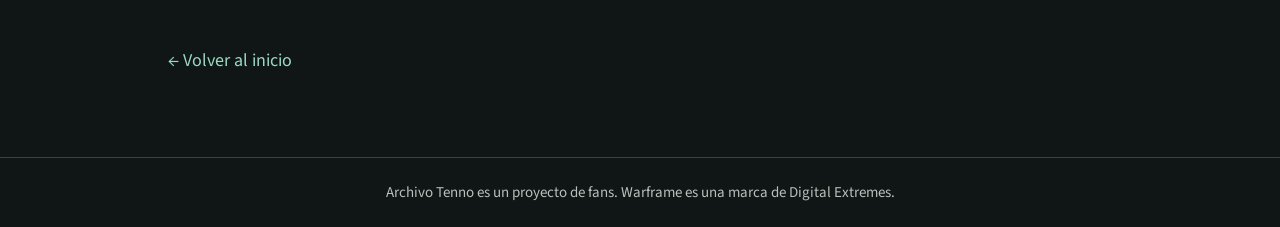
<file: railjack.html>
<!DOCTYPE html>
<html lang="es">
<head>
	<meta charset="UTF-8">
	<meta name="viewport" content="width=device-width, initial-scale=1.0">
	<meta name="description" content="Guía de Railjack y Archwing en Warframe: misiones espaciales, equipo, tripulación y consejos para empezar.">
	<title>Railjack y Archwing | Archivo Tenno</title>
	<link rel="stylesheet" href="style.css">
	<link rel="stylesheet" href="details.css">
</head>
<body class="pagina-railjack">
	<header class="barra-superior">
		<a class="marca-sitio" href="index.html">Archivo Tenno</a>
		<nav class="menu-paginas" aria-label="Navegación entre páginas">
			<a href="index.html">Inicio</a>
			<a href="warframe.html">Guía del juego</a>
			<a href="historia.html">Historia de Warframe</a>
			<a href="hacer.html">Personalización</a>
			<a href="railjack.html" aria-current="page">Railjack y Archwing</a>
			<a href="dojo.html">Dojo</a>
			<a href="duviri.html">Duviri</a>
			<a href="mascotas.html">Compañeros</a>
			<a href="developer.html">Desarrolladores</a>
		</nav>
	</header>
	<nav class="menu-secciones" aria-label="Secciones de Railjack y Archwing">
		<a href="#espacio">El combate espacial</a>
		<a href="#railjack">Railjack</a>
		<a href="#archwing">Archwing</a>
		<a href="#misiones">Misiones</a>
		<a href="#equipo">Equipo y mejoras</a>
		<a href="#tripulacion">Tripulación</a>
		<a href="#primeros-pasos">Primeros pasos</a>
	</nav>

	<section class="portada-railjack" id="espacio" aria-labelledby="titulo-railjack">
		<img src="imagen/espacio.jpg" alt="Un Tenno contempla un planeta desde una nave en el espacio">
		<div class="texto-portada-railjack">
			<span class="etiqueta-seccion">Archivo Tenno / Combate espacial</span>
			<h1 id="titulo-railjack">Más allá del mapa estelar</h1>
			<p>Pilota el Railjack, despliega el Archwing y participa en misiones que llevan el combate de Warframe al espacio profundo.</p>
		</div>
	</section>

	<main class="contenido-railjack">
		<p class="introduccion-railjack">El contenido espacial de Warframe combina dos experiencias distintas: las misiones de Railjack, centradas en una nave de combate y su tripulación, y las actividades de Archwing, donde vuelas con un exotraje individual. En algunas misiones puedes alternar entre la nave, el Archwing y objetivos a pie.</p>

		<section id="railjack" class="seccion-railjack">
			<span class="etiqueta-seccion">01 / Tu nave</span>
			<h2>¿Qué es el Railjack?</h2>
			<p>El Railjack es una nave de asalto que pilotas en las regiones Proxima del mapa estelar. En una misión, el equipo puede ocuparse de pilotar, manejar las torretas, reparar averías, fabricar suministros a bordo o salir al espacio para cumplir objetivos fuera de la nave.</p>
			<p>Las misiones suelen combinar combates contra cazas y naves de transporte con objetivos adicionales. Según la misión, también habrá que infiltrarse en una instalación, desactivar defensas o completar una sección a pie antes de regresar al Railjack.</p>
			<div class="datos-railjack">
				<article><h3>Al mando</h3><p>Quien pilota maniobra, apunta la nave y decide cómo aproximarse a los objetivos.</p></article>
				<article><h3>A bordo</h3><p>La tripulación usa las torretas, atiende daños y mantiene operativos los sistemas.</p></article>
				<article><h3>Fuera de la nave</h3><p>El Archwing permite desplazarse por el espacio y abordar ciertos objetivos.</p></article>
			</div>
		</section>

		<section id="archwing" class="seccion-railjack seccion-con-imagen">
			<div>
				<span class="etiqueta-seccion">02 / Vuelo individual</span>
				<h2>Archwing: tu exotraje espacial</h2>
				<p>El Archwing es un equipo de vuelo que se acopla al Warframe y permite moverse en entornos de gravedad cero. Tiene sus propios controles, armas y piezas de equipo. En Railjack, sirve para salir de la nave, desplazarte entre objetivos y entrar en algunas instalaciones.</p>
				<p>También hay misiones de Archwing independientes, seleccionables desde el mapa estelar. No son lo mismo que una misión de Railjack: en ellas tu personaje vuela con el Archwing y no pilotas una nave grande. En las zonas abiertas, el Archwing puede usarse para recorrer el paisaje cuando ya tienes el lanzador correspondiente.</p>
				<p>La aventura «El Archwing» introduce este equipo y te guía para conseguir tu primer modelo. Para desplegarlo en zonas abiertas necesitas el segmento de lanzador, cuya investigación se realiza en el Laboratorio Tenno de un Clan, y fabricar también el lanzador en la Fundición.</p>
			</div>
			<figure>
				<img src="imagen/archwing.jpg" alt="Un Warframe equipado con Archwing durante el combate espacial">
				<figcaption>El Archwing permite combatir y desplazarse directamente por el espacio.</figcaption>
			</figure>
		</section>

		<section id="misiones" class="seccion-railjack">
			<span class="etiqueta-seccion">03 / Actividades</span>
			<h2>Regiones y tipos de misión</h2>
			<p>Las misiones de Railjack se agrupan por regiones Proxima, que se desbloquean progresando por el mapa estelar. Cada región ofrece nodos con objetivos y niveles distintos. Al seleccionar una misión, revisa los requisitos y las recompensas para saber qué encontrarás.</p>
			<div class="lista-actividades">
				<article><h3>Escaramuza</h3><p>Enfréntate a fuerzas espaciales y completa los objetivos principales del nodo.</p></article>
				<article><h3>Objetivos en instalaciones</h3><p>Abandona la nave para infiltrarte, sabotear sistemas o cumplir una tarea en el interior.</p></article>
				<article><h3>Tormentas del Vacío</h3><p>Abre reliquias del Vacío durante misiones Railjack y consigue recompensas de fisura.</p></article>
				<article><h3>Misiones de Archwing</h3><p>Vuela con tu exotraje en nodos espaciales diseñados para el combate individual o en escuadra.</p></article>
			</div>
		</section>

		<section id="equipo" class="seccion-railjack">
			<span class="etiqueta-seccion">04 / Preparación</span>
			<h2>Armas, componentes y mejoras</h2>
			<p>El Railjack tiene componentes que determinan su resistencia, velocidad, energía y capacidades de combate. También puedes instalar armas y mejoras tácticas. El Plexus es el sistema de configuración que lleva el jugador y permite preparar mejoras para usar a bordo; revisa su capacidad y adapta la configuración al papel que quieras cumplir.</p>
			<p>El Archwing utiliza su propio conjunto de equipo, con armas y componentes especializados. Mejorar tanto la nave como el exotraje facilita enfrentarse a enemigos más resistentes, pero no necesitas tener una configuración perfecta para aprender las misiones iniciales.</p>
			<div class="aviso-railjack"><strong>Consejo:</strong> cuando estés a bordo, mira los indicadores de daños y recursos. Reparar una brecha o extinguir un incendio a tiempo evita que la nave quede expuesta mientras el equipo está fuera.</div>
		</section>

		<section id="tripulacion" class="seccion-railjack">
			<span class="etiqueta-seccion">05 / Cooperación</span>
			<h2>Escuadra y tripulación</h2>
			<p>Puedes jugar con otras personas o añadir miembros de tripulación controlados por el juego. Los tripulantes pueden ayudar a pilotar, atender torretas o reparar el Railjack, según cómo los asignes. La habilidad de Mando dentro de los Intrínsecos desbloquea opciones relacionadas con la tripulación.</p>
			<p>En una escuadra, coordinar las tareas hace que las misiones fluyan mejor: una persona puede mantener la nave en movimiento mientras otra se ocupa de una reparación o sale en Archwing. Si juegas en solitario, configura la tripulación para cubrir las tareas que no puedes atender al mismo tiempo.</p>
		</section>

		<section id="progreso" class="seccion-railjack">
			<span class="etiqueta-seccion">06 / Progresión</span>
			<h2>Intrínsecos: mejora tus capacidades</h2>
			<p>Los Intrínsecos son categorías de progreso que mejoran las habilidades del jugador durante las misiones Railjack. Sus ramas principales son:</p>
			<ul class="lista-intrinsecos">
				<li><strong>Táctica:</strong> herramientas y opciones de apoyo a bordo.</li>
				<li><strong>Pilotaje:</strong> maniobras y control de la nave.</li>
				<li><strong>Artillería:</strong> manejo y eficacia de las armas del Railjack.</li>
				<li><strong>Ingeniería:</strong> reparación y gestión de recursos de la nave.</li>
				<li><strong>Mando:</strong> tripulación y funciones avanzadas de apoyo.</li>
			</ul>
			<p>Los puntos se obtienen jugando misiones y se invierten en la rama que prefieras. Mejorar varias áreas de forma gradual ayuda a participar en más tareas y a adaptarte cuando una misión cambia de ritmo.</p>
		</section>

		<section id="primeros-pasos" class="seccion-railjack">
			<span class="etiqueta-seccion">07 / Para empezar</span>
			<h2>Cómo acceder y qué hacer primero</h2>
			<ol class="pasos-railjack">
				<li><strong>Desbloquea el proyecto:</strong> completa «El Segundo Sueño» para acceder a «Mareas Crecientes», la aventura que permite construir el Railjack.</li>
				<li><strong>Termina la construcción:</strong> reúne los componentes solicitados durante la misión y completa el ensamblaje de la nave.</li>
				<li><strong>Abre una región Proxima:</strong> elige una misión inicial desde el mapa estelar y familiarízate con los controles y las estaciones de la nave.</li>
				<li><strong>Revisa el equipo:</strong> instala componentes y mejoras disponibles, y aprende a usar la Forja y las consolas de a bordo.</li>
				<li><strong>Desbloquea el Archwing:</strong> completa «El Archwing» y fabrica sus piezas para acceder a sus misiones y usarlo en Railjack.</li>
				<li><strong>Prueba el vuelo:</strong> sal de la nave cuando la misión lo permita y practica el movimiento antes de afrontar objetivos más exigentes.</li>
			</ol>
			<p>No hace falta dominarlo todo en la primera misión. Empieza aprendiendo a pilotar y a reparar; después puedes especializar tus Intrínsecos y optimizar la configuración del Railjack.</p>
		</section>

		<section id="diferencias" class="seccion-railjack">
			<span class="etiqueta-seccion">08 / Aclaración rápida</span>
			<h2>Railjack, Archwing y mapa estelar</h2>
			<div class="comparativa-railjack">
				<p><strong>Railjack:</strong> misión espacial en la que el centro de la actividad es una nave que pilotas y mejoras.</p>
				<p><strong>Archwing:</strong> equipo de vuelo individual; puede protagonizar misiones propias o usarse durante ciertos objetivos Railjack.</p>
				<p><strong>Mapa estelar:</strong> desde aquí eliges los nodos de misión, incluidas las regiones Proxima y las misiones de Archwing disponibles.</p>
			</div>
		</section>

		<a class="enlace-regreso" href="index.html">← Volver al inicio</a>
	</main>
	<footer>Archivo Tenno es un proyecto de fans. Warframe es una marca de Digital Extremes.</footer>
</body>
</html>
</file>
<file: developer.css>
@import url('https://fonts.googleapis.com/css2?family=Barlow+Condensed:wght@500;600;700&family=Source+Sans+3:wght@400;500;600&display=swap');

:root {
	--developer-fondo: #0e1715;
	--developer-superficie: #15221f;
	--developer-linea: #2b403b;
	--developer-texto: #eef3ef;
	--developer-secundario: #aab8b2;
	--developer-menta: #9bd8c3;
	--developer-coral: #e99b7c;
}

* { box-sizing: border-box; }
html { scroll-behavior: smooth; }
body.pagina-desarrolladores {
	background:
		radial-gradient(circle at 85% 8%, rgba(155, 216, 195, .13), transparent 28%),
		linear-gradient(180deg, #101a18 0%, var(--developer-fondo) 100%);
	color: var(--developer-texto);
	font-family: 'Source Sans 3', sans-serif;
	font-size: 18px;
	line-height: 1.7;
	margin: 0;
	min-height: 100vh;
}

body.pagina-desarrolladores a { color: var(--developer-menta); }
body.pagina-desarrolladores a:focus-visible { outline: 2px solid var(--developer-coral); outline-offset: 4px; }

.barra-superior {
	align-items: center;
	border-bottom: 1px solid var(--developer-linea);
	display: flex;
	justify-content: space-between;
	padding: 14px clamp(20px, 6vw, 88px);
}

.marca-sitio {
	color: var(--developer-texto);
	font: 700 22px 'Barlow Condensed', sans-serif;
	text-decoration: none;
	text-transform: uppercase;
}

.barra-superior nav { display: flex; flex-wrap: wrap; gap: 7px 15px; }
.barra-superior nav a {
	border-radius: 999px;
	color: var(--developer-secundario);
	font-size: 14px;
	padding: 7px 10px;
	text-decoration: none;
}
.barra-superior nav a:hover,
.barra-superior nav a[aria-current="page"] { background: rgba(155, 216, 195, .08); color: var(--developer-menta); }

.menu-secciones {
	background: #111d1a;
	border-bottom: 1px solid var(--developer-linea);
	display: flex;
	flex-wrap: wrap;
	gap: 8px 24px;
	padding: 12px clamp(20px, 6vw, 88px);
}
.menu-secciones a { color: var(--developer-secundario); font-size: 14px; text-decoration: none; }
.menu-secciones a:hover { color: var(--developer-menta); }

.portada {
	background: #14211d;
	min-height: 500px;
	overflow: hidden;
	position: relative;
}
.portada::before {
	background:
		linear-gradient(90deg, rgba(9, 17, 15, .96) 0%, rgba(14, 30, 26, .86) 52%, rgba(9, 17, 15, .18) 100%),
		radial-gradient(circle at 80% 45%, rgba(155, 216, 195, .3), transparent 24%);
	content: '';
	inset: 0;
	position: absolute;
}
.portada::after {
	background-image:
		linear-gradient(rgba(155, 216, 195, .04) 1px, transparent 1px),
		linear-gradient(90deg, rgba(155, 216, 195, .04) 1px, transparent 1px);
	background-size: 46px 46px;
	content: '';
	inset: 0;
	mask-image: linear-gradient(to right, transparent, black 65%);
	position: absolute;
}
.texto-portada {
	margin: 0 auto;
	max-width: 1180px;
	padding: 92px 28px 84px;
	position: relative;
	z-index: 1;
}
.etiqueta-seccion {
	color: var(--developer-menta);
	font-size: 13px;
	font-weight: 600;
	letter-spacing: .1em;
	text-transform: uppercase;
}
.texto-portada h1 {
	font: 700 clamp(48px, 8vw, 84px)/1.02 'Barlow Condensed', sans-serif;
	margin: 14px 0 18px;
	max-width: 760px;
	text-transform: uppercase;
}
.texto-portada p {
	color: #d9e2dd;
	font-size: 20px;
	max-width: 680px;
}

main { margin: 0 auto; max-width: 1100px; padding: 58px 28px 80px; }
.introduccion {
	border-left: 3px solid var(--developer-coral);
	color: #d7dfdb;
	font-size: 21px;
	margin: 0 0 48px;
	padding: 3px 0 3px 22px;
}
main section { border-top: 1px solid var(--developer-linea); padding: 38px 0 44px; scroll-margin-top: 24px; }
main section h2 { font: 600 38px/1.1 'Barlow Condensed', sans-serif; margin: 7px 0 18px; }
main section > p { color: var(--developer-secundario); margin: 0 0 15px; max-width: 850px; }

.equipo-grid {
	display: grid;
	gap: 20px;
	grid-template-columns: repeat(3, minmax(0, 1fr));
	margin-top: 28px;
}
.equipo-grid article {
	background: linear-gradient(145deg, rgba(255,255,255,.035), rgba(255,255,255,.012));
	border: 1px solid var(--developer-linea);
	border-radius: 14px;
	padding: 24px;
	transition: border-color .2s ease, transform .2s ease;
}
.equipo-grid article:hover { border-color: var(--developer-menta); transform: translateY(-4px); }
.equipo-grid article > span { color: var(--developer-coral); font-size: 12px; font-weight: 600; letter-spacing: .08em; text-transform: uppercase; }
.equipo-grid h3 { font: 600 26px 'Barlow Condensed', sans-serif; margin: 8px 0 10px; }
.equipo-grid p { color: var(--developer-secundario); font-size: 16px; margin: 0; }

.herramientas {
	background: var(--developer-superficie);
	border: 1px solid var(--developer-linea);
	border-radius: 16px;
	display: grid;
	gap: 0;
	grid-template-columns: repeat(2, minmax(0, 1fr));
	margin-top: 28px;
	overflow: hidden;
}
.herramientas article { padding: 24px; }
.herramientas article:nth-child(odd) { border-right: 1px solid var(--developer-linea); }
.herramientas article:nth-child(-n+2) { border-bottom: 1px solid var(--developer-linea); }
.herramientas h3 { color: var(--developer-menta); font: 600 23px 'Barlow Condensed', sans-serif; margin: 0 0 8px; }
.herramientas p { color: var(--developer-secundario); font-size: 16px; margin: 0; }

.aviso {
	background: linear-gradient(90deg, rgba(233, 155, 124, .12), rgba(155, 216, 195, .06));
	border: 1px solid rgba(233, 155, 124, .3);
	border-radius: 12px;
	margin-top: 28px;
	padding: 20px 24px;
}
.aviso strong { color: var(--developer-coral); }
.aviso p { color: #d8e0dc; margin: 8px 0 0; }

.navegacion-rapida { border-top: 1px solid var(--developer-linea); padding: 38px 0 44px; scroll-margin-top: 24px; }
.navegacion-rapida h2 { font: 600 38px/1.1 'Barlow Condensed', sans-serif; margin: 7px 0 18px; }
.links-navegacion {
	display: grid;
	gap: 10px;
	grid-template-columns: repeat(3, minmax(0, 1fr));
}
.links-navegacion a {
	background: rgba(255,255,255,.025);
	border: 1px solid var(--developer-linea);
	border-radius: 10px;
	color: var(--developer-secundario);
	font-size: 15px;
	padding: 12px 14px;
	text-decoration: none;
	transition: border-color .18s ease, color .18s ease, transform .18s ease;
}
.links-navegacion a:hover { border-color: var(--developer-menta); color: var(--developer-menta); transform: translateY(-2px); }
.links-navegacion .pagina-actual { border-color: rgba(155, 216, 195, .45); color: var(--developer-menta); }

.enlace-regreso {
	display: inline-block;
	margin-top: 18px;
	text-decoration: none;
}
.enlace-regreso:hover { color: var(--developer-texto); text-decoration: underline; }

footer {
	border-top: 1px solid var(--developer-linea);
	color: var(--developer-secundario);
	font-size: 15px;
	padding: 22px 28px;
	text-align: center;
}

@media (max-width: 760px) {
	.barra-superior { align-items: flex-start; flex-direction: column; gap: 10px; }
	barra-superior nav { gap: 3px 8px; }
	.portada { min-height: 430px; }
	.texto-portada { padding: 70px 24px 58px; }
	main { padding: 42px 24px 58px; }
	main section h2 { font-size: 32px; }
	.equipo-grid { grid-template-columns: 1fr; }
	.herramientas { grid-template-columns: 1fr; }
	.herramientas article:nth-child(odd) { border-right: 0; }
	.herramientas article:nth-child(-n+2) { border-bottom: 0; }
	.herramientas article:nth-child(-n+4) { border-bottom: 1px solid var(--developer-linea); }
	.links-navegacion { grid-template-columns: repeat(2, minmax(0, 1fr)); }
	.navegacion-rapida h2 { font-size: 32px; }
}

@media (max-width: 480px) {
	.texto-portada h1 { font-size: 45px; }
	.texto-portada p { font-size: 18px; }
	.menu-secciones { gap: 8px 16px; }
	.links-navegacion { grid-template-columns: 1fr; }
}
</file>
<file: details.css>
/* Detalles comunes de navegación y presentación */
body {
	position: relative;
}

body::before {
	background:
		radial-gradient(circle at 12% 22%, rgba(155, 216, 195, .08), transparent 24%),
		radial-gradient(circle at 88% 68%, rgba(233, 155, 124, .07), transparent 26%);
	content: '';
	inset: 0;
	pointer-events: none;
	position: fixed;
	z-index: 0;
}

body > header,
body > main,
body > footer {
	position: relative;
	z-index: 1;
}

.barra-superior,
.menu-secciones {
	backdrop-filter: blur(14px);
}

.barra-superior {
	position: sticky;
	top: 0;
	z-index: 20;
}

.barra-superior nav a,
.menu-secciones a {
	position: relative;
	transition: color .2s ease, background-color .2s ease, transform .2s ease;
}

.barra-superior nav a::after,
.menu-secciones a::after {
	background: currentColor;
	content: '';
	height: 2px;
	left: 50%;
	opacity: 0;
	position: absolute;
	bottom: 2px;
	transform: translateX(-50%) scaleX(.25);
	transition: opacity .2s ease, transform .2s ease;
	width: 70%;
}

.barra-superior nav a:hover::after,
.barra-superior nav a:focus-visible::after,
.menu-secciones a:hover::after,
.menu-secciones a:focus-visible::after {
	opacity: .8;
	transform: translateX(-50%) scaleX(1);
}

main section,
main article {
	animation: detalle-entrada .55s ease both;
}

main section:nth-child(2n),
main article:nth-child(2n) {
	animation-delay: .05s;
}

main section:not(.portada) {
	transition: box-shadow .25s ease, border-color .25s ease;
}

main section:not(.portada):hover {
	border-color: rgba(155, 216, 195, .5);
	box-shadow: inset 0 0 0 1px rgba(155, 216, 195, .28), 0 10px 30px rgba(0, 0, 0, .12);
}

main article:not(.card):not(.stat):not(.timeline-item):hover {
	box-shadow: 0 10px 24px rgba(0, 0, 0, .22);
	transform: translateY(-4px);
	transition: transform .25s ease, box-shadow .25s ease;
}

main a[href]:not(.marca-sitio):hover {
	text-shadow: 0 0 16px rgba(155, 216, 195, .22);
}

@keyframes detalle-entrada {
	from {
		opacity: 0;
		transform: translateY(10px);
	}
	to {
		opacity: 1;
		transform: translateY(0);
	}
}

@media (prefers-reduced-motion: reduce) {
	body::before,
	main section,
	main article,
	.barra-superior nav a::after,
	.menu-secciones a::after,
	main a[href]:not(.marca-sitio) {
	animation: none !important;
	transition: none !important;
	}

	main section:not(.portada):hover,
	main article:not(.card):not(.stat):not(.timeline-item):hover {
		box-shadow: none;
		transform: none;
	}
}
</file>
<file: style.css>
@import url('https://fonts.googleapis.com/css2?family=Barlow+Condensed:wght@500;600;700&family=Source+Sans+3:wght@400;500;600&display=swap');

:root {
	--inicio-fondo: #dce5de;
	--inicio-superficie: #eaf0eb;
	--inicio-linea: #c1cec5;
	--inicio-texto: #172321;
	--inicio-secundario: #475753;
	--inicio-menta: #b5e3d2;
	--inicio-coral: #f2a184;
	--guia-texto: #edf0ea;
	--guia-secundario: #b7c0bb;
	--guia-linea: #394442;
	--guia-menta: #9bd8c3;
	--guia-coral: #e99b7c;
	--guia-fondo: #101615;
}

* { box-sizing: border-box; }

html.pagina-inicio { min-width: 320px; }
html.pagina-guia { scroll-behavior: smooth; }
html.pagina-railjack { scroll-behavior: smooth; }
html.pagina-duviri { scroll-behavior: smooth; }

body.pagina-inicio {
	background:
		radial-gradient(circle at 10% 10%, rgba(154, 218, 194, .22), transparent 26%),
		linear-gradient(180deg, #e5ece6 0%, var(--inicio-fondo) 48%, #d6e0d9 100%);
	color: var(--inicio-texto);
	font-family: 'Source Sans 3', sans-serif;
	margin: 0;
	min-height: 100vh;
}

body.pagina-guia {
	background: var(--guia-fondo);
	color: var(--guia-texto);
	font-family: 'Source Sans 3', sans-serif;
	font-size: 18px;
	line-height: 1.7;
	margin: 0;
}

body.pagina-railjack {
	background: var(--guia-fondo);
	color: var(--guia-texto);
	font-family: 'Source Sans 3', sans-serif;
	font-size: 18px;
	line-height: 1.7;
	margin: 0;
}

body.pagina-dojo {
	background: var(--guia-fondo);
	color: var(--guia-texto);
	font-family: 'Source Sans 3', sans-serif;
	font-size: 18px;
	line-height: 1.7;
	margin: 0;
}

body.pagina-duviri {
	background: var(--guia-fondo);
	color: var(--guia-texto);
	font-family: 'Source Sans 3', sans-serif;
	font-size: 18px;
	line-height: 1.7;
	margin: 0;
}

.pagina-inicio a:focus-visible { outline: 3px solid var(--inicio-coral); outline-offset: 4px; }
.pagina-guia a { color: var(--guia-menta); }
.pagina-guia a:focus-visible { outline: 2px solid var(--guia-coral); outline-offset: 4px; }
.pagina-railjack a { color: var(--guia-menta); }
.pagina-railjack a:focus-visible { outline: 2px solid var(--guia-coral); outline-offset: 4px; }
.pagina-dojo a { color: var(--guia-menta); }
.pagina-dojo a:focus-visible { outline: 2px solid var(--guia-coral); outline-offset: 4px; }
.pagina-duviri a { color: var(--guia-menta); }
.pagina-duviri a:focus-visible { outline: 2px solid var(--guia-coral); outline-offset: 4px; }

.pagina-inicio .barra-superior {
	align-items: center;
	display: flex;
	justify-content: space-between;
	margin: 0 auto;
	max-width: 1240px;
	padding: 20px 30px;
}

.pagina-guia .barra-superior {
	align-items: center;
	border-bottom: 1px solid var(--guia-linea);
	display: flex;
	justify-content: space-between;
	padding: 14px clamp(20px, 6vw, 88px);
}

.pagina-railjack .barra-superior {
	align-items: center;
	border-bottom: 1px solid var(--guia-linea);
	display: flex;
	justify-content: space-between;
	padding: 14px clamp(20px, 6vw, 88px);
}

.pagina-dojo .barra-superior {
	align-items: center;
	border-bottom: 1px solid var(--guia-linea);
	display: flex;
	justify-content: space-between;
	padding: 14px clamp(20px, 6vw, 88px);
}

.pagina-duviri .barra-superior {
	align-items: center;
	border-bottom: 1px solid var(--guia-linea);
	display: flex;
	justify-content: space-between;
	padding: 14px clamp(20px, 6vw, 88px);
}

.pagina-inicio .marca-sitio,
.pagina-guia .marca-sitio,
.pagina-railjack .marca-sitio,
.pagina-dojo .marca-sitio {
	font: 700 23px 'Barlow Condensed', sans-serif;
	text-decoration: none;
	text-transform: uppercase;
}

.pagina-inicio .marca-sitio { color: var(--inicio-texto); }
.pagina-guia .marca-sitio { color: var(--guia-texto); font-size: 22px; }
.pagina-railjack .marca-sitio { color: var(--guia-texto); font-size: 22px; }
.pagina-dojo .marca-sitio { color: var(--guia-texto); font-size: 22px; }
.pagina-duviri .marca-sitio { color: var(--guia-texto); font: 700 22px 'Barlow Condensed', sans-serif; text-decoration: none; text-transform: uppercase; }

.barra-superior nav a {
	border-radius: 999px;
	padding: 7px 10px;
	position: relative;
	transition: color .22s ease, background-color .22s ease, transform .22s ease, box-shadow .22s ease;
}
.barra-superior nav a::after {
	background: currentColor;
	bottom: 3px;
	content: '';
	height: 2px;
	left: 10px;
	position: absolute;
	right: 10px;
	transform: scaleX(0);
	transform-origin: center;
	transition: transform .22s ease;
}
.barra-superior nav a:hover,
.barra-superior nav a:focus-visible {
	background: rgba(255, 255, 255, .09);
	box-shadow: 0 5px 16px rgba(0, 0, 0, .12);
	transform: translateY(-2px);
}
.barra-superior nav a:hover::after,
.barra-superior nav a:focus-visible::after { transform: scaleX(1); }

.pagina-inicio .barra-superior nav { display: flex; flex-wrap: wrap; gap: 8px 18px; }
.pagina-inicio .barra-superior nav a { color: var(--inicio-secundario); font-size: 15px; text-decoration: none; }
.pagina-inicio .barra-superior nav a:hover { color: var(--inicio-texto); background: rgba(255, 255, 255, .08); }
.pagina-inicio .barra-superior nav a[aria-current="page"] { color: var(--inicio-texto); text-decoration: none; }
.pagina-inicio .barra-superior nav a[aria-current="page"]::after { transform: scaleX(1); }

.pagina-guia nav { display: flex; flex-wrap: wrap; gap: 8px 18px; }
.pagina-guia nav a { color: var(--guia-secundario); font-size: 15px; text-decoration: none; }
.pagina-guia nav a:hover { color: var(--guia-texto); }
.pagina-railjack nav { display: flex; flex-wrap: wrap; gap: 8px 18px; }
.pagina-railjack nav a { color: var(--guia-secundario); font-size: 15px; text-decoration: none; }
.pagina-railjack nav a:hover { color: var(--guia-texto); }
.pagina-dojo nav { display: flex; flex-wrap: wrap; gap: 8px 18px; }
.pagina-dojo nav a { color: var(--guia-secundario); font-size: 15px; text-decoration: none; }
.pagina-dojo nav a:hover { color: var(--guia-texto); }
.pagina-duviri nav { display: flex; flex-wrap: wrap; gap: 8px 18px; }
.pagina-duviri nav a { color: var(--guia-secundario); font-size: 15px; text-decoration: none; }
.pagina-duviri nav a:hover { color: var(--guia-texto); }

.menu-secciones {
	border-bottom: 1px solid #cbd6d0;
	display: flex;
	flex-wrap: wrap;
	gap: 8px 28px;
	justify-content: center;
	padding: 11px 22px;
}

.pagina-guia .barra-superior nav a[aria-current="page"],
.pagina-personalizacion .barra-superior nav a[aria-current="page"],
.pagina-railjack .barra-superior nav a[aria-current="page"],
.pagina-dojo .barra-superior nav a[aria-current="page"] { color: var(--guia-menta); text-decoration: underline; text-underline-offset: 5px; }
.pagina-duviri .barra-superior nav a[aria-current="page"] { color: var(--guia-menta); text-decoration: underline; text-underline-offset: 5px; }
.pagina-guia .menu-secciones,
.pagina-personalizacion .menu-secciones,
.pagina-railjack .menu-secciones,
.pagina-dojo .menu-secciones { background: #172321; border-bottom-color: var(--guia-linea); }
.pagina-duviri .menu-secciones { background: #172321; border-bottom-color: var(--guia-linea); }
.pagina-guia .menu-secciones a,
.pagina-personalizacion .menu-secciones a,
.pagina-railjack .menu-secciones a,
.pagina-dojo .menu-secciones a { color: var(--guia-secundario); font-size: 14px; text-decoration: none; }
.pagina-duviri .menu-secciones a { color: var(--guia-secundario); font-size: 14px; text-decoration: none; }
.pagina-guia .menu-secciones a:hover,
.pagina-personalizacion .menu-secciones a:hover,
.pagina-railjack .menu-secciones a:hover,
.pagina-dojo .menu-secciones a:hover { color: var(--guia-menta); text-decoration: underline; text-underline-offset: 4px; }
.pagina-duviri .menu-secciones a:hover { color: var(--guia-menta); text-decoration: underline; text-underline-offset: 4px; }

.pagina-inicio .bienvenida {
	align-items: center;
	background: #172321;
	color: #f2f5f0;
	display: grid;
	grid-template-columns: minmax(0, 1fr) minmax(280px, .9fr);
	margin: 12px auto 34px;
	max-width: 1240px;
	min-height: 500px;
	overflow: hidden;
}

.pagina-inicio .texto-bienvenida {
	padding: 64px clamp(28px, 6vw, 82px);
	position: relative;
	z-index: 3;
}

.pagina-inicio .bienvenida { isolation: isolate; }

.pagina-inicio .etiqueta-seccion,
.pagina-guia .etiqueta-seccion {
	color: var(--guia-menta);
	font-size: 13px;
	font-weight: 600;
	text-transform: uppercase;
}

.pagina-inicio h1,
.pagina-inicio h2,
.pagina-inicio h3,
.pagina-guia h1,
.pagina-guia h2,
.pagina-guia h3,
.pagina-railjack h1,
.pagina-railjack h2,
.pagina-railjack h3,
.pagina-dojo h1,
.pagina-dojo h2,
.pagina-dojo h3 { font-family: 'Barlow Condensed', sans-serif; line-height: 1.08; }
.pagina-duviri h1,
.pagina-duviri h2,
.pagina-duviri h3 { font-family: 'Barlow Condensed', sans-serif; line-height: 1.08; }

.pagina-inicio h1 {
	font-size: clamp(52px, 7vw, 82px);
	line-height: 1.06;
	margin: 16px 0;
	max-width: 580px;
	text-transform: uppercase;
}

.pagina-inicio .texto-bienvenida p { color: #d2dcd5; font-size: 19px; line-height: 1.6; margin: 0; max-width: 500px; }
.pagina-inicio .acciones { align-items: center; display: flex; flex-wrap: wrap; gap: 22px; margin-top: 30px; }

.pagina-inicio .enlace-principal {
	background: var(--inicio-menta);
	border: 1px solid rgba(255,255,255,.22);
	box-shadow: 0 8px 24px rgba(0,0,0,.2), inset 0 0 0 1px rgba(255,255,255,.08);
	color: var(--inicio-texto);
	display: inline-flex;
	align-items: center;
	gap: 12px;
	font-size: 16px;
	font-weight: 600;
	padding: 13px 17px 13px 20px;
	position: relative;
	text-decoration: none;
	z-index: 5;
	transition: background .18s ease, transform .18s ease, box-shadow .18s ease;
}

.pagina-inicio .enlace-principal::before {
	background: linear-gradient(110deg, transparent 25%, rgba(255,255,255,.75), transparent 75%);
	content: '';
	inset: 0;
	opacity: 0;
	position: absolute;
	transform: translateX(-100%);
	transition: opacity .25s ease, transform .5s ease;
}

.pagina-inicio .enlace-principal:hover {
	background: #d1f0e3;
	box-shadow: 0 12px 30px rgba(82, 162, 126, .27);
	transform: translateY(-3px);
}
.pagina-inicio .enlace-principal:hover::before { opacity: 1; transform: translateX(100%); }
.pagina-inicio .enlace-principal:focus-visible { outline: 3px solid #d6f4e5; outline-offset: 4px; }
.pagina-inicio .icono-enlace {
	align-items: center;
	background: rgba(19, 29, 27, .1);
	border-radius: 50%;
	display: inline-flex;
	height: 28px;
	justify-content: center;
	transition: transform .2s ease;
	width: 28px;
}
.pagina-inicio .enlace-principal:hover .icono-enlace { transform: translateX(3px); }
.pagina-inicio .enlace-secundario { color: #f2f5f0; font-size: 15px; text-underline-offset: 5px; }
.pagina-inicio .ilustracion { align-self: stretch; min-height: 360px; overflow: hidden; pointer-events: none; position: relative; }
.pagina-inicio .ilustracion::after { background: linear-gradient(90deg, #172321 0%, transparent 48%); content: ''; inset: 0; position: absolute; }
.pagina-inicio .ilustracion img { filter: saturate(.88) contrast(1.05); height: 100%; inset: 0; object-fit: cover; object-position: 60% center; position: absolute; width: 100%; }
.pagina-inicio .energia-hero {
	animation: orb-hero 8s ease-in-out infinite;
	background: radial-gradient(circle, rgba(189, 236, 214, .55), rgba(142, 211, 189, .08) 38%, transparent 70%);
	border-radius: 50%;
	filter: blur(4px);
	height: 340px;
	left: -80px;
	position: absolute;
	top: -70px;
	width: 340px;
	z-index: 1;
}
.pagina-inicio .malla-hero {
	background-image: linear-gradient(rgba(255,255,255,.035) 1px, transparent 1px), linear-gradient(90deg, rgba(255,255,255,.035) 1px, transparent 1px);
	background-size: 42px 42px;
	inset: 0;
	mask-image: linear-gradient(to right, transparent, black 45%, black);
	position: absolute;
	z-index: 1;
}
.pagina-inicio .indicador-hero {
	align-items: flex-end;
	background: rgba(9, 24, 20, .62);
	border: 1px solid rgba(255,255,255,.18);
	backdrop-filter: blur(8px);
	bottom: 28px;
	color: #f2f5f0;
	display: flex;
	flex-direction: column;
	padding: 12px 16px;
	position: absolute;
	right: 28px;
	z-index: 2;
}
.pagina-inicio .indicador-hero span { color: var(--inicio-menta); font-size: 10px; letter-spacing: .16em; }
.pagina-inicio .indicador-hero strong { font: 600 20px 'Barlow Condensed', sans-serif; letter-spacing: .08em; }

.pagina-inicio .destinos-inicio {
	margin: 0 auto;
	max-width: 1240px;
	padding: 24px 30px 64px;
}

.pagina-inicio .encabezado-destinos {
	align-items: end;
	display: flex;
	justify-content: space-between;
	gap: 24px;
	margin-bottom: 20px;
}

.pagina-inicio .etiqueta-destinos { color: #9b5b45; font-size: 12px; font-weight: 600; text-transform: uppercase; }
.pagina-inicio .encabezado-destinos h2 { font-size: 36px; margin: 5px 0 0; }
.pagina-inicio .encabezado-destinos-copy { align-items: flex-end; display: flex; flex-direction: column; gap: 7px; }
.pagina-inicio .encabezado-destinos p { color: var(--inicio-secundario); font-size: 16px; margin: 0; }
.pagina-inicio .rejilla-destinos { display: grid; gap: 20px; grid-template-columns: repeat(3, minmax(0, 1fr)); }

.pagina-inicio .tarjeta-destino {
	background: linear-gradient(145deg, rgba(255,255,255,.72), var(--inicio-superficie));
	border: 1px solid var(--inicio-linea);
	box-shadow: 0 8px 28px rgba(23, 35, 33, .05);
	color: var(--inicio-texto);
	display: grid;
	grid-template-columns: minmax(130px, .85fr) minmax(0, 1.15fr);
	min-height: 220px;
	position: relative;
	text-decoration: none;
	transition: border-color .22s ease, box-shadow .22s ease, transform .22s ease, opacity .22s ease;
}

.pagina-inicio .tarjeta-destino::before {
	background: linear-gradient(120deg, transparent 30%, rgba(255,255,255,.74), transparent 70%);
	content: '';
	inset: 0;
	opacity: 0;
	pointer-events: none;
	position: absolute;
	transform: translateX(-100%);
	transition: opacity .25s ease, transform .55s ease;
	z-index: 3;
}

.pagina-inicio .tarjeta-destino:hover {
	border-color: #77a98f;
	box-shadow: 0 19px 42px rgba(23, 35, 33, .17);
	transform: translateY(-7px);
}
.pagina-inicio .tarjeta-destino:hover::before { opacity: 1; transform: translateX(100%); }
.pagina-inicio .tarjeta-destino img { height: 100%; min-height: 210px; object-fit: cover; width: 100%; }
.pagina-inicio .contenido-destino { align-items: flex-start; display: flex; flex-direction: column; padding: 22px; }
.pagina-inicio .contenido-destino > span { color: #9b5b45; font-size: 12px; font-weight: 600; text-transform: uppercase; }
.pagina-inicio .contenido-destino h3 { font-size: 27px; margin: 7px 0 8px; }
.pagina-inicio .contenido-destino p { color: var(--inicio-secundario); font-size: 15px; line-height: 1.5; margin: 0 0 16px; }
.pagina-inicio .contenido-destino strong { font-size: 14px; margin-top: auto; }

.pagina-guia .portada {
	background: #1a2523;
	min-height: 470px;
	overflow: hidden;
	position: relative;
}

.pagina-guia .portada img {
	height: 100%;
	inset: 0;
	object-fit: cover;
	object-position: center 38%;
	position: absolute;
	width: 100%;
}

.pagina-guia .portada::after {
	background: linear-gradient(90deg, rgba(12, 19, 18, .94) 0%, rgba(12, 19, 18, .75) 48%, rgba(12, 19, 18, .12) 100%);
	content: '';
	inset: 0;
	position: absolute;
}

.pagina-guia .texto-portada {
	margin: 0 auto;
	max-width: 1180px;
	padding: 88px 28px 82px;
	position: relative;
	z-index: 1;
}

.pagina-guia h1 { font-size: clamp(48px, 8vw, 84px); margin: 14px 0 18px; max-width: 700px; text-transform: uppercase; }
.pagina-guia .texto-portada p { color: #e0e6e0; font-size: 20px; max-width: 620px; }
.pagina-guia main { margin: 0 auto; max-width: 1000px; padding: 54px 28px 80px; }

.pagina-guia .introduccion {
	border-left: 3px solid var(--guia-coral);
	color: #d9dfda;
	font-size: 21px;
	margin: 0 0 44px;
	padding: 3px 0 3px 22px;
}

.pagina-guia main section { border-top: 1px solid var(--guia-linea); padding: 32px 0 36px; scroll-margin-top: 24px; }
.pagina-guia main section h2 { font-size: 36px; margin: 0 0 16px; }
.pagina-guia main section p { color: var(--guia-secundario); margin: 0 0 15px; max-width: 800px; }

.pagina-guia .fila-datos {
	border-bottom: 1px solid var(--guia-linea);
	border-top: 1px solid var(--guia-linea);
	display: grid;
	gap: 22px;
	grid-template-columns: repeat(3, 1fr);
	margin: 24px 0 8px;
	padding: 22px 0;
}

.pagina-guia .fila-datos h3 { color: var(--guia-coral); font-size: 22px; margin: 0 0 6px; }
.pagina-guia .fila-datos p { font-size: 16px; margin: 0; }
.pagina-guia .enlace-regreso { display: inline-block; margin-top: 10px; text-decoration: none; }

.portada-railjack {
	background: #172321;
	min-height: 470px;
	overflow: hidden;
	position: relative;
}

.portada-railjack img {
	height: 100%;
	inset: 0;
	object-fit: cover;
	object-position: center 42%;
	position: absolute;
	width: 100%;
}

.portada-railjack::after {
	background: linear-gradient(90deg, rgba(12, 19, 18, .92) 0%, rgba(12, 19, 18, .64) 48%, rgba(12, 19, 18, .06) 100%);
	content: '';
	inset: 0;
	position: absolute;
}

.texto-portada-railjack {
	margin: 0 auto;
	max-width: 1180px;
	padding: 88px 28px 82px;
	position: relative;
	z-index: 1;
}

.pagina-railjack .etiqueta-seccion { color: var(--guia-menta); font-size: 13px; font-weight: 600; text-transform: uppercase; }
.pagina-railjack h1 { font-size: clamp(48px, 8vw, 84px); margin: 14px 0 18px; max-width: 720px; text-transform: uppercase; }
.texto-portada-railjack p { color: #e0e6e0; font-size: 20px; max-width: 620px; }
.contenido-railjack { margin: 0 auto; max-width: 1000px; padding: 54px 28px 80px; }
.introduccion-railjack { border-left: 3px solid var(--guia-coral); color: #d9dfda; font-size: 21px; margin: 0 0 44px; padding: 3px 0 3px 22px; }
.seccion-railjack { border-top: 1px solid var(--guia-linea); padding: 32px 0 36px; scroll-margin-top: 24px; }
.seccion-railjack h2 { font-size: 36px; margin: 7px 0 16px; }
.seccion-railjack p { color: var(--guia-secundario); margin: 0 0 15px; max-width: 800px; }
.datos-railjack,
.lista-actividades { display: grid; gap: 22px; grid-template-columns: repeat(3, minmax(0, 1fr)); margin: 24px 0 8px; }
.lista-actividades { grid-template-columns: repeat(2, minmax(0, 1fr)); }
.datos-railjack article,
.lista-actividades article { border-top: 1px solid var(--guia-linea); padding-top: 16px; }
.datos-railjack h3,
.lista-actividades h3 { color: var(--guia-coral); font-size: 22px; margin: 0 0 6px; }
.datos-railjack p,
.lista-actividades p { font-size: 16px; margin: 0; }
.seccion-con-imagen { align-items: center; display: grid; gap: 32px; grid-template-columns: minmax(0, 1fr) minmax(260px, .85fr); }
.seccion-con-imagen figure { margin: 0; min-width: 0; }
.seccion-con-imagen img { aspect-ratio: 3 / 2; border: 1px solid var(--guia-linea); display: block; height: auto; object-fit: cover; width: 100%; }
.seccion-con-imagen figcaption { color: var(--guia-secundario); font-size: 14px; line-height: 1.45; margin-top: 9px; }
.aviso-railjack { background: #1a2523; border-left: 3px solid var(--guia-coral); color: #d9dfda; margin-top: 22px; padding: 16px 20px; }
.aviso-railjack strong { color: var(--guia-coral); }
.lista-intrinsecos,
.pasos-railjack { color: var(--guia-secundario); margin: 12px 0 18px; padding-left: 24px; }
.lista-intrinsecos li,
.pasos-railjack li { margin: 8px 0; padding-left: 5px; }
.lista-intrinsecos strong,
.pasos-railjack strong { color: var(--guia-texto); }
.comparativa-railjack { border-bottom: 1px solid var(--guia-linea); border-top: 1px solid var(--guia-linea); display: grid; gap: 20px; grid-template-columns: repeat(3, minmax(0, 1fr)); margin-top: 22px; padding: 20px 0; }
.comparativa-railjack p { font-size: 16px; margin: 0; }
.comparativa-railjack strong { color: var(--guia-menta); }
.pagina-railjack .enlace-regreso { display: inline-block; margin-top: 10px; text-decoration: none; }
.pagina-railjack footer { border-top: 1px solid var(--guia-linea); color: var(--guia-secundario); font-size: 15px; padding: 22px 28px; text-align: center; }

.portada-dojo { background: #172321; min-height: 440px; overflow: hidden; position: relative; }
.portada-dojo img { height: 100%; inset: 0; object-fit: cover; object-position: center 48%; position: absolute; width: 100%; }
.portada-dojo::after { background: linear-gradient(90deg, rgba(12, 19, 18, .92), rgba(12, 19, 18, .62) 52%, rgba(12, 19, 18, .12)); content: ''; inset: 0; position: absolute; }
.texto-portada-dojo { margin: 0 auto; max-width: 1180px; padding: 88px 28px 82px; position: relative; z-index: 1; }
.pagina-dojo .etiqueta-seccion { color: var(--guia-menta); font-size: 13px; font-weight: 600; text-transform: uppercase; }
.pagina-dojo h1 { font-size: clamp(48px, 8vw, 84px); margin: 14px 0 18px; max-width: 720px; text-transform: uppercase; }
.texto-portada-dojo p { color: #e0e6e0; font-size: 20px; max-width: 640px; }
.contenido-dojo { margin: 0 auto; max-width: 1080px; padding: 54px 28px 76px; }
.introduccion-dojo { border-left: 3px solid var(--guia-coral); color: #d9dfda; font-size: 21px; margin: 0 0 44px; padding: 3px 0 3px 22px; }
.seccion-dojo { border-top: 1px solid var(--guia-linea); padding: 32px 0 36px; scroll-margin-top: 24px; }
.seccion-dojo h2 { font-size: 36px; margin: 7px 0 16px; }
.seccion-dojo p { color: var(--guia-secundario); margin: 0 0 15px; max-width: 810px; }
.contenido-con-imagen-dojo { align-items: center; display: grid; gap: clamp(28px, 5vw, 56px); grid-template-columns: minmax(0, 1fr) minmax(280px, .86fr); }
.contenido-con-imagen-dojo figure { margin: 0; min-width: 0; }
.contenido-con-imagen-dojo img { aspect-ratio: 3 / 2; background: #1a2523; border: 1px solid var(--guia-linea); display: block; height: auto; object-fit: cover; width: 100%; }
.contenido-con-imagen-dojo figcaption { color: var(--guia-secundario); font-size: 14px; line-height: 1.45; margin-top: 9px; }
.datos-dojo { display: grid; gap: 22px; grid-template-columns: repeat(3, minmax(0, 1fr)); margin: 24px 0 8px; }
.datos-dojo article { border-top: 1px solid var(--guia-linea); padding-top: 16px; }
.datos-dojo h3 { color: var(--guia-coral); font-size: 22px; margin: 0 0 6px; }
.datos-dojo p { font-size: 16px; margin: 0; }
.aviso-dojo { background: #1a2523; border-left: 3px solid var(--guia-coral); color: #d9dfda; margin-top: 22px; padding: 16px 20px; }
.aviso-dojo strong { color: var(--guia-coral); }
.flujo-dojo { align-items: center; border-bottom: 1px solid var(--guia-linea); border-top: 1px solid var(--guia-linea); color: var(--guia-menta); display: flex; flex-wrap: wrap; gap: 12px 18px; justify-content: center; margin-top: 24px; padding: 18px 8px; }
.flujo-dojo span { color: var(--guia-texto); font-weight: 600; }
.flujo-dojo b { color: var(--guia-coral); }
.seccion-dique-seco { margin-top: 12px; }
.pagina-dojo .enlace-regreso-dojo { display: inline-block; margin-top: 12px; text-decoration: none; }
.pagina-dojo footer { border-top: 1px solid var(--guia-linea); color: var(--guia-secundario); font-size: 15px; padding: 22px 28px; text-align: center; }

.portada-duviri { background: #172321; min-height: 460px; overflow: hidden; position: relative; }
.portada-duviri img { height: 100%; inset: 0; object-fit: cover; object-position: center 42%; position: absolute; width: 100%; }
.portada-duviri::after { background: linear-gradient(90deg, rgba(12, 19, 18, .92), rgba(12, 19, 18, .6) 54%, rgba(12, 19, 18, .08)); content: ''; inset: 0; position: absolute; }
.texto-portada-duviri { margin: 0 auto; max-width: 1180px; padding: 88px 28px 82px; position: relative; z-index: 1; }
.pagina-duviri .etiqueta-seccion { color: var(--guia-menta); font-size: 13px; font-weight: 600; text-transform: uppercase; }
.pagina-duviri h1 { font-size: clamp(48px, 8vw, 84px); margin: 14px 0 18px; max-width: 700px; text-transform: uppercase; }
.texto-portada-duviri p { color: #e0e6e0; font-size: 20px; max-width: 630px; }
.contenido-duviri { margin: 0 auto; max-width: 1080px; padding: 54px 28px 76px; }
.introduccion-duviri { border-left: 3px solid var(--guia-coral); color: #d9dfda; font-size: 21px; margin: 0 0 44px; padding: 3px 0 3px 22px; }
.seccion-duviri { border-top: 1px solid var(--guia-linea); padding: 32px 0 36px; scroll-margin-top: 24px; }
.seccion-duviri h2 { font-size: 36px; margin: 7px 0 16px; }
.seccion-duviri p { color: var(--guia-secundario); margin: 0 0 15px; max-width: 810px; }
.seccion-duviri-imagen { align-items: center; display: grid; gap: clamp(28px, 5vw, 56px); grid-template-columns: minmax(0, 1fr) minmax(280px, .86fr); }
.seccion-duviri-imagen figure { margin: 0; min-width: 0; }
.seccion-duviri-imagen img { aspect-ratio: 3 / 2; background: #1a2523; border: 1px solid var(--guia-linea); display: block; height: auto; object-fit: cover; width: 100%; }
.seccion-duviri-imagen figcaption { color: var(--guia-secundario); font-size: 14px; line-height: 1.45; margin-top: 9px; }
.modos-duviri,
.datos-duviri { display: grid; gap: 22px; grid-template-columns: repeat(3, minmax(0, 1fr)); margin: 24px 0 8px; }
.modos-duviri article,
.datos-duviri article { border-top: 1px solid var(--guia-linea); padding-top: 16px; }
.modos-duviri h3,
.datos-duviri h3 { color: var(--guia-coral); font-size: 22px; margin: 0 0 6px; }
.modos-duviri p,
.datos-duviri p { font-size: 16px; margin: 0; }
.aviso-duviri { background: #1a2523; border-left: 3px solid var(--guia-coral); color: #d9dfda; margin-top: 22px; padding: 16px 20px; }
.aviso-duviri strong { color: var(--guia-coral); }
.pasos-duviri { color: var(--guia-secundario); margin: 12px 0 18px; padding-left: 24px; }
.pasos-duviri li { margin: 8px 0; padding-left: 5px; }
.pasos-duviri strong { color: var(--guia-texto); }
.pagina-duviri .enlace-regreso-duviri { display: inline-block; margin-top: 12px; text-decoration: none; }
.pagina-duviri footer { border-top: 1px solid var(--guia-linea); color: var(--guia-secundario); font-size: 15px; padding: 22px 28px; text-align: center; }

.pagina-inicio footer {
	border-top: 1px solid var(--inicio-linea);
	color: var(--inicio-secundario);
	font-size: 14px;
	padding: 18px 30px;
	text-align: center;
}

.pagina-guia footer {
	border-top: 1px solid var(--guia-linea);
	color: var(--guia-secundario);
	font-size: 15px;
	padding: 22px 28px;
	text-align: center;
}

.pagina-personalizacion {
	background: var(--guia-fondo);
	color: var(--guia-texto);
	font-family: 'Source Sans 3', sans-serif;
	font-size: 18px;
	line-height: 1.7;
	margin: 0;
}

.pagina-personalizacion a { color: var(--guia-menta); }
.pagina-personalizacion a:focus-visible { outline: 2px solid var(--guia-coral); outline-offset: 4px; }

.pagina-personalizacion .barra-superior {
	align-items: center;
	border-bottom: 1px solid var(--guia-linea);
	display: flex;
	justify-content: space-between;
	padding: 14px clamp(20px, 6vw, 88px);
}

.pagina-personalizacion .marca-sitio {
	color: var(--guia-texto);
	font: 700 22px 'Barlow Condensed', sans-serif;
	text-decoration: none;
	text-transform: uppercase;
}

.pagina-personalizacion nav { display: flex; flex-wrap: wrap; gap: 8px 18px; }
.pagina-personalizacion nav a { color: var(--guia-secundario); font-size: 15px; text-decoration: none; }
.pagina-personalizacion nav a:hover { color: var(--guia-texto); }

.pagina-personalizacion .etiqueta-seccion {
	color: var(--guia-menta);
	display: inline-block;
	font-size: 13px;
	font-weight: 600;
	text-transform: uppercase;
}

.pagina-personalizacion h1,
.pagina-personalizacion h2 { font-family: 'Barlow Condensed', sans-serif; line-height: 1.08; }

.encabezado-personalizacion {
	background: #1a2523;
	border-bottom: 1px solid var(--guia-linea);
	padding: 68px max(28px, calc((100vw - 1000px) / 2)) 62px;
}

.encabezado-personalizacion h1 {
	font-size: clamp(44px, 7vw, 72px);
	margin: 12px 0 16px;
	max-width: 720px;
	text-transform: uppercase;
}

.encabezado-personalizacion p { color: #d4ddd7; font-size: 19px; margin: 0; max-width: 740px; }

.contenido-personalizacion { margin: 0 auto; max-width: 1100px; padding: 12px 32px 76px; }

.apartado-personalizacion {
	align-items: center;
	border-bottom: 1px solid var(--guia-linea);
	display: grid;
	gap: clamp(28px, 5vw, 64px);
	grid-template-columns: minmax(0, 1fr) minmax(300px, .92fr);
	padding: 42px 0;
}

.apartado-personalizacion:nth-of-type(even) .figura-apartado { order: -1; }
.texto-apartado h2 { font-size: 34px; margin: 8px 0 16px; }
.texto-apartado p { color: var(--guia-secundario); margin: 0 0 14px; }

.figura-apartado { margin: 0; min-width: 0; }
.figura-apartado img {
	 aspect-ratio: 3 / 2;
	background: #1a2523;
	border: 1px solid var(--guia-linea);
	display: block;
	height: auto;
	object-fit: cover;
	width: 100%;
}

.figura-apartado figcaption { color: var(--guia-secundario); font-size: 14px; line-height: 1.45; margin-top: 9px; }
.pagina-personalizacion .enlace-regreso { display: inline-block; margin-top: 28px; text-decoration: none; }

.pagina-personalizacion footer {
	border-top: 1px solid var(--guia-linea);
	color: var(--guia-secundario);
	font-size: 15px;
	padding: 22px 28px;
	text-align: center;
}

@media (max-width: 1000px) {
	.pagina-inicio .rejilla-destinos { grid-template-columns: repeat(2, minmax(0, 1fr)); }
}

@media (max-width: 760px) {
	.pagina-inicio .barra-superior { align-items: flex-start; flex-direction: column; gap: 10px; padding: 16px 22px; }
	.pagina-inicio .barra-superior nav { flex-wrap: wrap; gap: 8px 18px; }
	.pagina-inicio .bienvenida { grid-template-columns: 1fr; margin: 8px 12px 26px; }
	.pagina-inicio .texto-bienvenida { padding: 48px 26px 36px; }
	.pagina-inicio .ilustracion { min-height: 240px; }
	.pagina-inicio .ilustracion::after { background: linear-gradient(180deg, #172321 0%, transparent 55%); }
	.pagina-inicio .indicador-hero { bottom: 18px; right: 18px; }
	.pagina-inicio .destinos-inicio { padding: 8px 22px 44px; }
	.pagina-inicio .encabezado-destinos { align-items: flex-start; flex-direction: column; gap: 12px; }
	.pagina-inicio .encabezado-destinos-copy { align-items: flex-start; width: 100%; }
	.pagina-inicio .encabezado-destinos h2 { font-size: 32px; }
	.pagina-inicio .rejilla-destinos { grid-template-columns: 1fr; }
	.pagina-inicio .tarjeta-destino { grid-template-columns: minmax(120px, .8fr) minmax(0, 1.2fr); }
	.pagina-inicio .contenido-destino { padding: 18px; }
}

@media (max-width: 480px) {
	.pagina-inicio .tarjeta-destino { grid-template-columns: 1fr; }
	.pagina-inicio .tarjeta-destino img { aspect-ratio: 16 / 9; min-height: 0; }
}

@media (max-width: 640px) {
	.pagina-guia { font-size: 17px; }
	.pagina-guia .barra-superior { align-items: flex-start; flex-direction: column; gap: 8px; }
	.pagina-guia nav { gap: 4px 14px; }
	.pagina-guia .portada { min-height: 430px; }
	.pagina-guia .portada img { object-position: 58% center; }
	.pagina-guia .portada::after { background: linear-gradient(90deg, rgba(12, 19, 18, .9), rgba(12, 19, 18, .48)); }
	.pagina-guia .texto-portada { padding: 82px 24px 58px; }
	.pagina-guia .fila-datos { grid-template-columns: 1fr; gap: 18px; }
	.pagina-guia main { padding: 40px 24px 58px; }
	.pagina-guia main section h2 { font-size: 32px; }
}

@media (max-width: 760px) {
	.pagina-railjack .encabezado-destinos h2 { font-size: 32px; }
	.pagina-inicio .rejilla-destinos { grid-template-columns: 1fr; }
	.pagina-inicio .tarjeta-destino { grid-template-columns: minmax(120px, .8fr) minmax(0, 1.2fr); }
	.pagina-inicio .contenido-destino { padding: 18px; }
	.contenido-railjack { padding: 40px 24px 58px; }
	.seccion-railjack h2 { font-size: 32px; }
	.seccion-con-imagen { grid-template-columns: 1fr; gap: 18px; }
	.datos-railjack { grid-template-columns: 1fr; gap: 18px; }
	.comparativa-railjack { grid-template-columns: 1fr; gap: 14px; }
}

@media (max-width: 760px) {
	.pagina-dojo { font-size: 17px; }
	.pagina-dojo .barra-superior { align-items: flex-start; flex-direction: column; gap: 8px; }
	.pagina-dojo nav { gap: 4px 14px; }
	.portada-dojo { min-height: 420px; }
	.portada-dojo::after { background: linear-gradient(90deg, rgba(12, 19, 18, .9), rgba(12, 19, 18, .42)); }
	.texto-portada-dojo { padding: 76px 24px 56px; }
	.contenido-dojo { padding: 40px 24px 58px; }
	.seccion-dojo h2 { font-size: 32px; }
	.contenido-con-imagen-dojo { grid-template-columns: 1fr; gap: 18px; }
	.datos-dojo { grid-template-columns: 1fr; gap: 18px; }
}

@media (max-width: 760px) {
	.pagina-duviri { font-size: 17px; }
	.pagina-duviri .barra-superior { align-items: flex-start; flex-direction: column; gap: 8px; }
	.pagina-duviri nav { gap: 4px 14px; }
	.portada-duviri { min-height: 420px; }
	.portada-duviri::after { background: linear-gradient(90deg, rgba(12, 19, 18, .9), rgba(12, 19, 18, .42)); }
	.texto-portada-duviri { padding: 76px 24px 56px; }
	.contenido-duviri { padding: 40px 24px 58px; }
	.seccion-duviri h2 { font-size: 32px; }
	.seccion-duviri-imagen { grid-template-columns: 1fr; gap: 18px; }
	.modos-duviri,
	.datos-duviri { grid-template-columns: 1fr; gap: 18px; }
}

@media (max-width: 640px) {
	.lista-actividades { grid-template-columns: 1fr; gap: 18px; }
}

@media (max-width: 760px) {
	.pagina-personalizacion { font-size: 17px; }
	.pagina-personalizacion .barra-superior { align-items: flex-start; flex-direction: column; gap: 8px; }
	.pagina-personalizacion nav { gap: 4px 14px; }
	.encabezado-personalizacion { padding: 50px 24px 44px; }
	.encabezado-personalizacion p { font-size: 18px; }
	.contenido-personalizacion { padding: 0 24px 56px; }
	.apartado-personalizacion { grid-template-columns: 1fr; gap: 20px; padding: 32px 0; }
	.apartado-personalizacion:nth-of-type(even) .figura-apartado { order: initial; }
	.texto-apartado h2 { font-size: 31px; }
}

@keyframes orb-hero {
	0%, 100% { transform: translate3d(0, 0, 0) scale(1); }
	50% { transform: translate3d(85px, 35px, 0) scale(1.08); }
}

@media (prefers-reduced-motion: reduce) {
	.pagina-inicio *, .pagina-inicio *::before, .pagina-inicio *::after { animation-duration: .01ms !important; animation-iteration-count: 1 !important; scroll-behavior: auto !important; transition-duration: .01ms !important; }
}

body.pagina-mascotas {
	background: var(--guia-fondo);
	color: var(--guia-texto);
	font-family: 'Source Sans 3', sans-serif;
	font-size: 18px;
	line-height: 1.7;
	margin: 0;
}

.pagina-mascotas a { color: var(--guia-menta); }
.pagina-mascotas a:focus-visible { outline: 2px solid var(--guia-coral); outline-offset: 4px; }
.pagina-mascotas .barra-superior { align-items: center; border-bottom: 1px solid var(--guia-linea); display: flex; justify-content: space-between; padding: 14px clamp(20px, 6vw, 88px); }
.pagina-mascotas .marca-sitio { color: var(--guia-texto); font: 700 22px 'Barlow Condensed', sans-serif; text-decoration: none; text-transform: uppercase; }
.pagina-mascotas nav { display: flex; flex-wrap: wrap; gap: 8px 18px; }
.pagina-mascotas nav a { color: var(--guia-secundario); font-size: 15px; text-decoration: none; }
.pagina-mascotas nav a:hover { color: var(--guia-texto); }
.pagina-mascotas .barra-superior nav a[aria-current="page"] { color: var(--guia-menta); text-decoration: underline; text-underline-offset: 5px; }
.pagina-mascotas .menu-secciones { background: #172321; border-bottom-color: var(--guia-linea); }
.pagina-mascotas .menu-secciones a { color: var(--guia-secundario); font-size: 14px; text-decoration: none; }
.pagina-mascotas .menu-secciones a:hover { color: var(--guia-menta); text-decoration: underline; text-underline-offset: 4px; }
.pagina-mascotas h1,
.pagina-mascotas h2,
.pagina-mascotas h3 { font-family: 'Barlow Condensed', sans-serif; line-height: 1.08; }
.pagina-mascotas .etiqueta-seccion { color: var(--guia-menta); font-size: 13px; font-weight: 600; text-transform: uppercase; }
.portada-mascotas { background: #172321; min-height: 450px; overflow: hidden; position: relative; }
.portada-mascotas img { height: 100%; inset: 0; object-fit: cover; object-position: center 46%; position: absolute; width: 100%; }
.portada-mascotas::after { background: linear-gradient(90deg, rgba(12, 19, 18, .92), rgba(12, 19, 18, .62) 52%, rgba(12, 19, 18, .08)); content: ''; inset: 0; position: absolute; }
.texto-portada-mascotas { margin: 0 auto; max-width: 1180px; padding: 88px 28px 82px; position: relative; z-index: 1; }
.pagina-mascotas h1 { font-size: clamp(48px, 8vw, 84px); margin: 14px 0 18px; max-width: 700px; text-transform: uppercase; }
.texto-portada-mascotas p { color: #e0e6e0; font-size: 20px; max-width: 620px; }
.contenido-mascotas { margin: 0 auto; max-width: 1080px; padding: 54px 28px 76px; }
.introduccion-mascotas { border-left: 3px solid var(--guia-coral); color: #d9dfda; font-size: 21px; margin: 0 0 44px; padding: 3px 0 3px 22px; }
.seccion-mascotas { border-top: 1px solid var(--guia-linea); padding: 32px 0 36px; scroll-margin-top: 24px; }
.seccion-mascotas h2 { font-size: 36px; margin: 7px 0 16px; }
.seccion-mascotas p { color: var(--guia-secundario); margin: 0 0 15px; max-width: 810px; }
.tipos-mascotas { display: grid; gap: 18px 24px; grid-template-columns: repeat(3, minmax(0, 1fr)); margin: 24px 0 8px; }
.tipos-mascotas article { border-top: 1px solid var(--guia-linea); padding-top: 15px; }
.tipos-mascotas h3 { color: var(--guia-coral); font-size: 22px; margin: 0 0 6px; }
.tipos-mascotas p { font-size: 16px; margin: 0; }
.seccion-mascotas-imagen { align-items: center; display: grid; gap: clamp(28px, 5vw, 56px); grid-template-columns: minmax(0, 1fr) minmax(260px, .78fr); }
.seccion-mascotas-imagen figure { margin: 0; min-width: 0; }
.seccion-mascotas-imagen img { aspect-ratio: 3 / 2; background: #1a2523; border: 1px solid var(--guia-linea); display: block; height: auto; max-height: 360px; object-fit: contain; width: 100%; }
.seccion-mascotas-imagen figcaption { color: var(--guia-secundario); font-size: 14px; line-height: 1.45; margin-top: 9px; }
.aviso-mascotas { background: #1a2523; border-left: 3px solid var(--guia-coral); color: #d9dfda; margin-top: 22px; padding: 16px 20px; }
.aviso-mascotas strong { color: var(--guia-coral); }
.pagina-mascotas .enlace-regreso-mascotas { display: inline-block; margin-top: 12px; text-decoration: none; }
.pagina-mascotas footer { border-top: 1px solid var(--guia-linea); color: var(--guia-secundario); font-size: 15px; padding: 22px 28px; text-align: center; }

.figura-circuito { margin: 26px auto 0; max-width: 560px; }
.figura-circuito img { background: #080908; border: 1px solid var(--guia-linea); display: block; height: auto; max-width: 100%; }
.figura-circuito figcaption { color: var(--guia-secundario); font-size: 14px; line-height: 1.45; margin-top: 9px; text-align: center; }

@media (max-width: 760px) {
	.pagina-mascotas { font-size: 17px; }
	.pagina-mascotas .barra-superior { align-items: flex-start; flex-direction: column; gap: 8px; }
	.pagina-mascotas nav { gap: 4px 14px; }
	.portada-mascotas { min-height: 420px; }
	.portada-mascotas::after { background: linear-gradient(90deg, rgba(12, 19, 18, .9), rgba(12, 19, 18, .42)); }
	.texto-portada-mascotas { padding: 76px 24px 56px; }
	.contenido-mascotas { padding: 40px 24px 58px; }
	.seccion-mascotas h2 { font-size: 32px; }
	.seccion-mascotas-imagen { grid-template-columns: 1fr; gap: 18px; }
	.seccion-mascotas-imagen img { max-height: 320px; }
	.tipos-mascotas { grid-template-columns: repeat(2, minmax(0, 1fr)); }
}

@media (max-width: 480px) {
	.tipos-mascotas { grid-template-columns: 1fr; }
}
</file>
<file: historia.css>
@import url('https://fonts.googleapis.com/css2?family=Barlow+Condensed:wght@500;600;700&family=Source+Sans+3:wght@400;500;600&display=swap');

:root {
	--historia-fondo: #0d1513;
	--historia-superficie: #14201d;
	--historia-linea: #344641;
	--historia-texto: #edf2ed;
	--historia-secundario: #b7c2bc;
	--historia-menta: #8ed3bd;
	--historia-coral: #f2a184;
	--historia-gold: #e7c26b;
}

html.pagina-historia { scroll-behavior: smooth; }
body.pagina-historia {
	background: var(--historia-fondo);
	color: var(--historia-texto);
	font-family: 'Source Sans 3', sans-serif;
	font-size: 18px;
	line-height: 1.7;
	margin: 0;
}
body.pagina-historia a { color: var(--historia-menta); }
body.pagina-historia a:focus-visible { outline: 2px solid var(--historia-coral); outline-offset: 4px; }
body.pagina-historia h1,
body.pagina-historia h2,
body.pagina-historia h3 { font-family: 'Barlow Condensed', sans-serif; line-height: 1.08; }

.barra-superior {
	align-items: center;
	border-bottom: 1px solid var(--historia-linea);
	display: flex;
	justify-content: space-between;
	padding: 14px clamp(20px, 6vw, 88px);
}
.marca-sitio {
	color: var(--historia-texto);
	font: 700 22px 'Barlow Condensed', sans-serif;
	text-decoration: none;
	text-transform: uppercase;
}
.barra-superior nav { display: flex; flex-wrap: wrap; gap: 8px 18px; }
.barra-superior nav a { color: var(--historia-secundario); font-size: 15px; text-decoration: none; }
.barra-superior nav a:hover { color: var(--historia-texto); }
.barra-superior nav a[aria-current="page"] { color: var(--historia-menta); text-decoration: underline; text-underline-offset: 5px; }
.menu-secciones {
	background: #172321;
	border-bottom: 1px solid var(--historia-linea);
	display: flex;
	flex-wrap: wrap;
	gap: 8px 30px;
	justify-content: center;
	padding: 11px 22px;
}
.menu-secciones a { color: var(--historia-secundario); font-size: 14px; text-decoration: none; }
.menu-secciones a:hover { color: var(--historia-menta); text-decoration: underline; text-underline-offset: 4px; }

.portada {
	background: #172321;
	min-height: 560px;
	overflow: hidden;
	position: relative;
}
.portada img {
	height: 100%;
	inset: 0;
	object-fit: cover;
	object-position: center 43%;
	position: absolute;
	width: 100%;
}
.portada::after {
	background: linear-gradient(90deg, rgba(8, 15, 13, .96) 0%, rgba(8, 15, 13, .78) 48%, rgba(8, 15, 13, .08) 100%);
	content: '';
	inset: 0;
	position: absolute;
}
.texto-portada {
	margin: 0 auto;
	max-width: 1180px;
	padding: 105px 28px 90px;
	position: relative;
	z-index: 1;
}
.etiqueta-seccion {
	color: var(--historia-menta);
	font-size: 13px;
	font-weight: 600;
	letter-spacing: .08em;
	text-transform: uppercase;
}
.portada h1 {
	font-size: clamp(52px, 8vw, 92px);
	margin: 14px 0 18px;
	max-width: 850px;
	text-transform: uppercase;
}
.texto-portada > p {
	color: #e2e9e4;
	font-size: 21px;
	max-width: 710px;
}
.hero-meta {
	align-items: center;
	display: flex;
	flex-wrap: wrap;
	gap: 12px;
	margin-top: 30px;
}
.hero-meta span {
	background: rgba(255,255,255,.08);
	border: 1px solid rgba(255,255,255,.18);
	border-radius: 999px;
	color: #dce5df;
	font-size: 14px;
	padding: 7px 13px;
}

main { margin: 0 auto; max-width: 1080px; padding: 64px 28px 96px; }
.introduccion {
	background: linear-gradient(120deg, rgba(142,211,189,.08), transparent 68%);
	border-left: 3px solid var(--historia-coral);
	color: #dce4df;
	font-size: 22px;
	margin: 0 0 60px;
	padding: 20px 24px;
}
.section {
	border-top: 1px solid var(--historia-linea);
	padding: 42px 0 48px;
	scroll-margin-top: 28px;
}
.section h2 {
	font-size: clamp(36px, 5vw, 50px);
	margin: 10px 0 18px;
}
.section h3 { font-size: 27px; margin: 22px 0 8px; }
.section p { color: var(--historia-secundario); margin: 0 0 16px; }
.section .lead { color: #e1e8e3; font-size: 21px; }
.section-number {
	color: var(--historia-coral);
	font: 600 15px 'Barlow Condensed', sans-serif;
	letter-spacing: .08em;
}

.timeline {
	border-left: 2px solid var(--historia-linea);
	margin-top: 30px;
	padding-left: 30px;
}
.timeline-item {
	border-bottom: 1px solid var(--historia-linea);
	padding: 26px 0;
	position: relative;
}
.timeline-item::before {
	background: var(--historia-coral);
	border-radius: 50%;
	content: '';
	height: 11px;
	left: -36px;
	position: absolute;
	top: 34px;
	width: 11px;
}
.timeline-item:last-child { border-bottom: 0; }
.timeline-item h3 { color: var(--historia-texto); margin: 0 0 8px; }
.year-pill {
	background: rgba(242,161,132,.12);
	border: 1px solid rgba(242,161,132,.38);
	border-radius: 999px;
	color: var(--historia-coral);
	display: inline-block;
	font: 600 13px 'Barlow Condensed', sans-serif;
	letter-spacing: .06em;
	margin-bottom: 8px;
	padding: 4px 10px;
	text-transform: uppercase;
}

.card-grid { display: grid; gap: 18px; grid-template-columns: repeat(3, minmax(0, 1fr)); margin-top: 24px; }
.card {
	background: var(--historia-superficie);
	border: 1px solid var(--historia-linea);
	border-radius: 3px;
	box-shadow: 0 4px 14px rgba(0, 0, 0, .08);
	cursor: default;
	padding: 22px;
	transition: transform .25s ease, border-color .25s ease, box-shadow .25s ease;
}
.card:hover,
.card:focus-within {
	border-color: rgba(155, 216, 195, .72);
	box-shadow: 0 12px 28px rgba(0, 0, 0, .24);
	transform: translateY(-7px);
}
.card strong { color: var(--historia-menta); font: 600 18px 'Barlow Condensed', sans-serif; text-transform: uppercase; }
.card h3 { margin-top: 8px; }
.card p { font-size: 16px; margin-bottom: 0; }
.card-featured { border-color: rgba(231,194,107,.58); background: linear-gradient(145deg, #282510, var(--historia-superficie)); }

.stats-grid {
	display: grid;
	gap: 20px;
	grid-template-columns: repeat(4, minmax(0, 1fr));
	margin: 28px 0 20px;
}
.stat {
	background: var(--historia-superficie);
	border: 1px solid var(--historia-linea);
	box-shadow: 0 4px 14px rgba(0, 0, 0, .08);
	padding: 24px 20px;
	transition: transform .25s ease, border-color .25s ease, box-shadow .25s ease;
}
.stat:hover,
.stat:focus-within {
	border-color: rgba(155, 216, 195, .72);
	box-shadow: 0 12px 28px rgba(0, 0, 0, .24);
	transform: translateY(-7px);
}
.stat span { color: var(--historia-secundario); display: block; font-size: 14px; }
.stat strong { color: var(--historia-menta); display: block; font: 700 35px 'Barlow Condensed', sans-serif; line-height: 1.15; }
.stat small { color: var(--historia-secundario); font-size: 13px; }

.chart-shell {
	background: var(--historia-superficie);
	border: 1px solid var(--historia-linea);
	margin-top: 24px;
	padding: 24px;
}
.chart-shell h3 { margin-top: 0; }
.chart-shell p { font-size: 15px; }
.bar-chart {
	align-items: end;
	display: flex;
	gap: 10px;
	height: 250px;
	padding-top: 20px;
}
.bar {
	align-items: flex-end;
	background: linear-gradient(180deg, var(--historia-menta), #4b8270);
	border-radius: 5px 5px 0 0;
	display: flex;
	flex: 1;
	justify-content: center;
	min-height: 8px;
	position: relative;
}
.bar span {
	color: #07100d;
	font-size: 11px;
	font-weight: 700;
	padding-bottom: 6px;
	white-space: nowrap;
}
.bar:nth-child(1) { height: 32%; }
.bar:nth-child(2) { height: 38%; }
.bar:nth-child(3) { height: 47%; }
.bar:nth-child(4) { height: 62%; }
.bar:nth-child(5) { height: 95%; }
.bar:nth-child(6) { height: 72%; }
.bar:nth-child(7) { height: 44%; }
.bar:nth-child(8) { height: 56%; }

.data-note {
	background: rgba(231,194,107,.09);
	border-left: 3px solid var(--historia-gold);
	margin-top: 22px;
	padding: 16px 20px;
}
.data-note p { color: #d9d2b8; font-size: 15px; margin: 0; }

.rise-list {
	display: grid;
	gap: 18px;
	grid-template-columns: repeat(2, minmax(0, 1fr));
	margin-top: 24px;
}
.rise-list article {
	background: var(--historia-superficie);
	border: 1px solid var(--historia-linea);
	box-shadow: 0 4px 14px rgba(0, 0, 0, .08);
	padding: 22px;
	transition: transform .25s ease, border-color .25s ease, box-shadow .25s ease;
}
.rise-list article:hover,
.rise-list article:focus-within {
	border-color: rgba(155, 216, 195, .72);
	box-shadow: 0 12px 28px rgba(0, 0, 0, .24);
	transform: translateY(-7px);
}
.rise-list article > span { color: var(--historia-gold); font: 600 14px 'Barlow Condensed', sans-serif; text-transform: uppercase; }
.rise-list h3 { margin-bottom: 8px; }
.rise-list p { font-size: 16px; margin: 0; }

.quote {
	background: #0b1210;
	border: 1px solid var(--historia-linea);
	margin: 30px 0;
	padding: 30px;
	text-align: center;
}
.quote p { color: #e8eee9; font: 500 26px 'Barlow Condensed', sans-serif; line-height: 1.35; margin: 0; }
.quote small { color: var(--historia-secundario); display: block; margin-top: 12px; }

.mini-table { width: 100%; border-collapse: collapse; margin-top: 24px; }
.mini-table th,
.mini-table td { border-bottom: 1px solid var(--historia-linea); padding: 13px 12px; text-align: left; }
.mini-table th { color: var(--historia-menta); font: 600 13px 'Barlow Condensed', sans-serif; letter-spacing: .05em; text-transform: uppercase; }
.mini-table td { color: var(--historia-secundario); font-size: 15px; }
.mini-table td:first-child { color: var(--historia-texto); font-weight: 600; }
.mini-table tr:last-child td { border-bottom: 0; }

footer {
	border-top: 1px solid var(--historia-linea);
	color: var(--historia-secundario);
	font-size: 15px;
	padding: 24px 28px;
	text-align: center;
}

@media (max-width: 860px) {
	.card-grid, .rise-list { grid-template-columns: 1fr; }
	.stats-grid { grid-template-columns: repeat(2, minmax(0, 1fr)); }
}
@media (max-width: 620px) {
	body.pagina-historia { font-size: 17px; }
	.barra-superior { align-items: flex-start; flex-direction: column; gap: 8px; }
	.menu-secciones { justify-content: flex-start; }
	.portada { min-height: 500px; }
	.texto-portada { padding: 78px 24px 64px; }
	.texto-portada > p { font-size: 19px; }
	main { padding: 48px 24px 68px; }
	.introduccion { font-size: 19px; }
	.stats-grid { grid-template-columns: 1fr; }
	.timeline { padding-left: 23px; }
	.timeline-item::before { left: -29px; }
	.bar-chart { align-items: flex-start; height: 220px; overflow-x: auto; }
	.bar { min-width: 54px; }
	.mini-table { display: block; overflow-x: auto; }
}
@media (prefers-reduced-motion: reduce) {
	html.pagina-historia { scroll-behavior: auto; }
}
</file>
